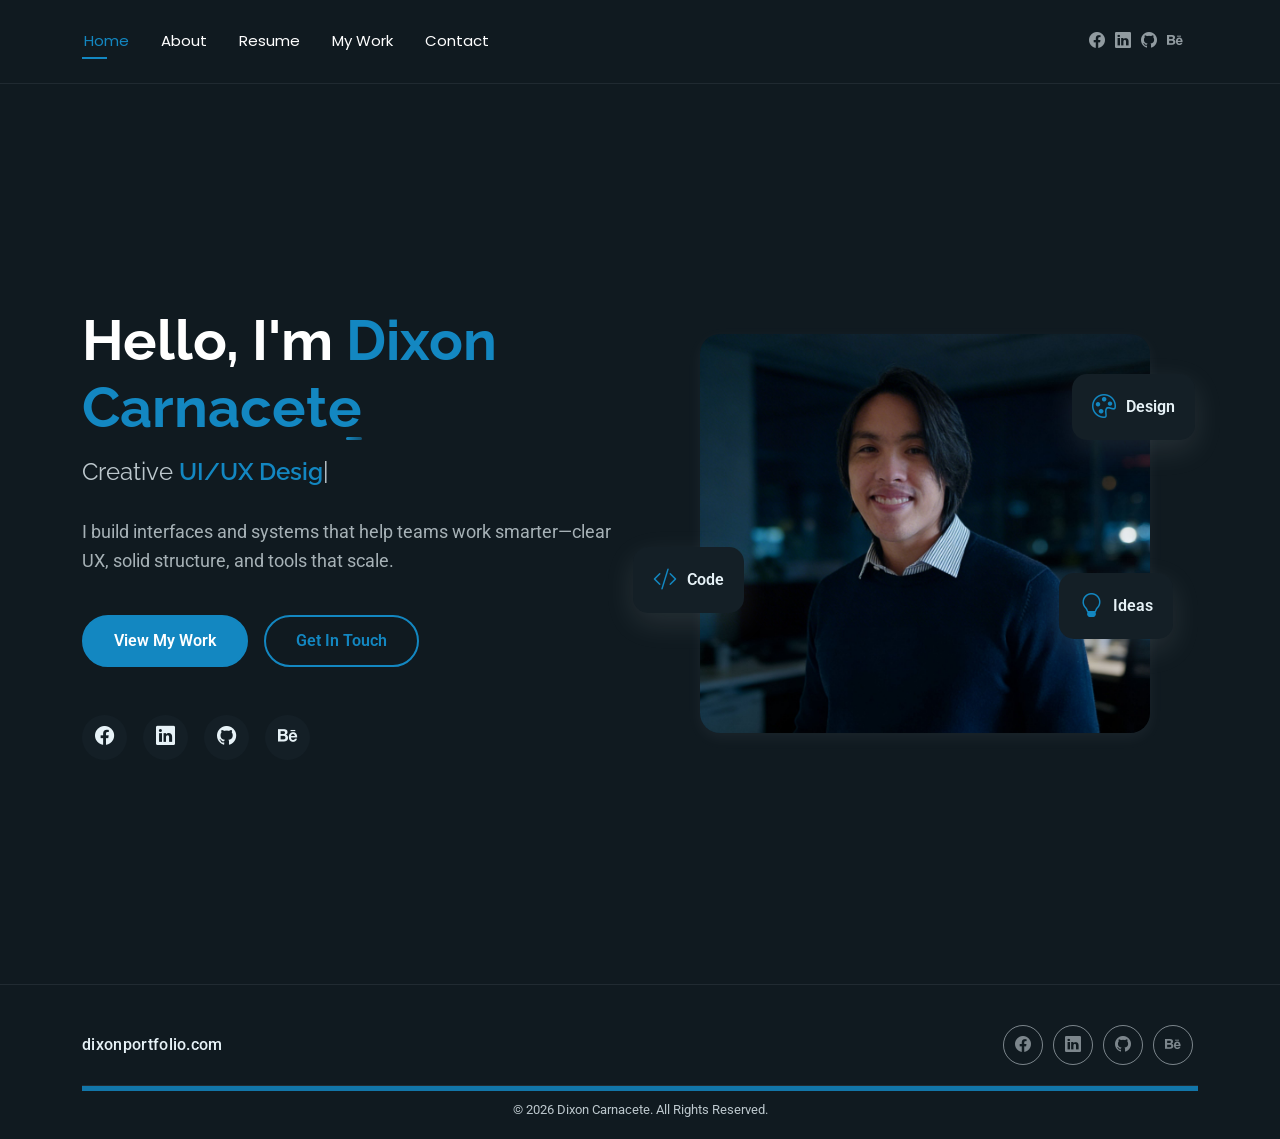
<file: index.html>
<!DOCTYPE html>
<html lang="en">

<head>
  <meta charset="utf-8">
  <meta content="width=device-width, initial-scale=1.0" name="viewport">
  <title>Dixon Carnacete — UI/UX Designer &amp; Web Developer</title>
  <meta name="description" content="Portfolio of Dixon Carnacete: UI/UX design, front-end development, and automation—focused on clear interfaces and systems that scale with your team.">
  <meta name="author" content="Dixon Carnacete">

  <meta name="theme-color" content="#101a20">
  <meta name="msapplication-TileColor" content="#101a20">
  <link rel="manifest" href="assets/site.webmanifest">
  <!-- Favicons from dxn.png — regenerate: python scripts/build_favicons.py -->
  <link rel="icon" type="image/png" sizes="32x32" href="assets/img/favicon-32.png?v=2">
  <link rel="icon" type="image/png" sizes="16x16" href="assets/img/favicon-16.png?v=2">
  <link rel="icon" href="assets/img/favicon.ico?v=2" sizes="48x48">
  <link rel="icon" type="image/png" sizes="192x192" href="assets/img/android-chrome-192.png?v=2">
  <link rel="icon" type="image/png" sizes="512x512" href="assets/img/android-chrome-512.png?v=2">
  <link rel="apple-touch-icon" sizes="180x180" href="assets/img/apple-touch-icon.png?v=2">

  <meta property="og:type" content="website">
  <meta property="og:title" content="Dixon Carnacete — UI/UX Designer &amp; Web Developer">
  <meta property="og:description" content="Portfolio of Dixon Carnacete: UI/UX design, front-end development, and automation—focused on clear interfaces and systems that scale.">
  <meta property="og:url" content="https://dixonportfolio.com/">
  <meta property="og:image" content="https://dixonportfolio.com/assets/img/profile/myprofile.jpeg">
  <meta property="og:locale" content="en_US">
  <meta name="twitter:card" content="summary_large_image">
  <meta name="twitter:title" content="Dixon Carnacete — UI/UX Designer &amp; Web Developer">
  <meta name="twitter:description" content="Portfolio: UI/UX design, front-end development, and automation.">

  <!-- Fonts -->
  <link href="https://fonts.googleapis.com" rel="preconnect">
  <link href="https://fonts.gstatic.com" rel="preconnect" crossorigin>
  <link href="https://fonts.googleapis.com/css2?family=Roboto:ital,wght@0,100;0,300;0,400;0,500;0,700;0,900;1,100;1,300;1,400;1,500;1,700;1,900&family=Poppins:ital,wght@0,100;0,200;0,300;0,400;0,500;0,600;0,700;0,800;0,900;1,100;1,200;1,300;1,400;1,500;1,600;1,700;1,800;1,900&family=Raleway:ital,wght@0,100;0,200;0,300;0,400;0,500;0,600;0,700;0,800;0,900;1,100;1,200;1,300;1,400;1,500;1,600;1,700;1,800;1,900&display=swap" rel="stylesheet">

  <!-- Vendor CSS Files -->
  <link href="assets/vendor/bootstrap/css/bootstrap.min.css" rel="stylesheet">
  <link href="assets/vendor/bootstrap-icons/bootstrap-icons.css" rel="stylesheet">
  <link href="assets/vendor/aos/aos.css" rel="stylesheet">
  <link href="assets/vendor/swiper/swiper-bundle.min.css" rel="stylesheet">
  <link href="assets/vendor/glightbox/css/glightbox.min.css" rel="stylesheet">

  <!-- Main CSS File -->
  <link href="assets/css/main.css" rel="stylesheet">

  <!-- =======================================================
  * Template Name: FolioOne
  * Template URL: https://bootstrapmade.com/folioone-bootstrap-portfolio-website-template/
  * Updated: Aug 23 2025 with Bootstrap v5.3.7
  * Author: BootstrapMade.com
  * License: https://bootstrapmade.com/license/
  ======================================================== -->
</head>

<body class="index-page">

  <header id="header" class="header d-flex align-items-center light-background sticky-top">
    <div class="container position-relative d-flex align-items-center justify-content-between">

      <!-- <a href="index.html" class="logo d-flex align-items-center me-auto me-xl-0">
      <img src="assets/img/logo.webp" alt="">
      <h1 class="sitename">FolioOne</h1> 
    </a> -->

      <nav id="navmenu" class="navmenu">
        <ul>
          <li><a href="index.html" class="active">Home</a></li>
          <li><a href="about.html">About</a></li>
          <li><a href="resume.html">Resume</a></li>
          <li><a href="mywork.html">My Work</a></li>
          <li><a href="contact.html">Contact</a></li>
        </ul>
        <i class="mobile-nav-toggle d-xl-none bi bi-list"></i>
      </nav>

      <div class="header-social-links">
                <a href="https://www.facebook.com/profile.php?id=61585138897071" aria-label="facebook" rel="noopener noreferrer"><i class="bi bi-facebook" aria-hidden="true"></i></a>
                <a href="https://www.linkedin.com/in/dixon-carnacete-9bb61a222" aria-label="LinkedIn" rel="noopener noreferrer"><i class="bi bi-linkedin" aria-hidden="true"></i></a>
                <a href="https://github.com/xon27/myportfolio2026" aria-label="GitHub" rel="noopener noreferrer"><i class="bi bi-github" aria-hidden="true"></i></a>
                <a href="https://www.behance.net/dixoncarnacete" aria-label="Behance" rel="noopener noreferrer"><i class="bi bi-behance" aria-hidden="true"></i></a>
      </div>

    </div>
  </header>

  <main class="main">

    <!-- Hero Section -->
    <section id="hero" class="hero section">

      <div class="container" data-aos="fade-up" data-aos-delay="100">

        <div class="row gy-4 align-items-center">
          <div class="col-lg-6 order-2 order-lg-1">
            <div class="hero-content">
              <h1 data-aos="fade-up" data-aos-delay="200">Hello, I'm <span class="highlight">Dixon Carnacete</span></h1>
              <h2 data-aos="fade-up" data-aos-delay="300">Creative <span class="typed" data-typed-items="UI/UX Designer, Web Developer"></span></h2>
              <p data-aos="fade-up" data-aos-delay="400">I build interfaces and systems that help teams work smarter—clear UX, solid structure, and tools that scale.</p>
              <div class="hero-actions" data-aos="fade-up" data-aos-delay="500">
                <a href="portfolio.html" class="btn btn-primary">View My Work</a>
                <a href="contact.html" class="btn btn-outline">Get In Touch</a>
              </div>
              <div class="social-links" data-aos="fade-up" data-aos-delay="600">
                <a href="https://www.facebook.com/profile.php?id=61585138897071" aria-label="facebook" rel="noopener noreferrer"><i class="bi bi-facebook" aria-hidden="true"></i></a>
                <a href="https://www.linkedin.com/in/dixon-carnacete-9bb61a222" aria-label="LinkedIn" rel="noopener noreferrer"><i class="bi bi-linkedin" aria-hidden="true"></i></a>
                <a href="https://github.com/xon27/myportfolio2026" aria-label="GitHub" rel="noopener noreferrer"><i class="bi bi-github" aria-hidden="true"></i></a>
                <a href="https://www.behance.net/dixoncarnacete" aria-label="Behance" rel="noopener noreferrer"><i class="bi bi-behance" aria-hidden="true"></i></a>
              </div>
            </div>
          </div>
          <div class="col-lg-6 order-1 order-lg-2">
            <div class="hero-image" data-aos="zoom-in" data-aos-delay="300">
              <div class="image-wrapper">
                <img src="assets/img/profile/myprofile.jpeg" alt="Dixon Carnacete — UI/UX designer and web developer" class="img-fluid" loading="eager" fetchpriority="high">
                <div class="floating-elements">
                  <div class="floating-card design" data-aos="fade-left" data-aos-delay="700">
                    <i class="bi bi-palette"></i>
                    <span>Design</span>
                  </div>
                  <div class="floating-card code" data-aos="fade-right" data-aos-delay="800">
                    <i class="bi bi-code-slash"></i>
                    <span>Code</span>
                  </div>
                  <div class="floating-card creativity" data-aos="fade-up" data-aos-delay="900">
                    <i class="bi bi-lightbulb"></i>
                    <span>Ideas</span>
                  </div>
                </div>
              </div>
            </div>
          </div>
        </div>

      </div>

    </section><!-- /Hero Section -->

  </main>

  <footer id="footer" class="footer">

    <div class="container">
      <div class="footer-top">
        <div class="footer-site">
          <a href="https://dixonportfolio.com" class="footer-site-link">dixonportfolio.com</a>
        </div>
        <div class="footer-social social-links d-flex">
          <a href="https://www.facebook.com/profile.php?id=61585138897071" aria-label="facebook" rel="noopener noreferrer"><i class="bi bi-facebook" aria-hidden="true"></i></a>
                <a href="https://www.linkedin.com/in/dixon-carnacete-9bb61a222" aria-label="LinkedIn" rel="noopener noreferrer"><i class="bi bi-linkedin" aria-hidden="true"></i></a>
                <a href="https://github.com/xon27/myportfolio2026" aria-label="GitHub" rel="noopener noreferrer"><i class="bi bi-github" aria-hidden="true"></i></a>
                <a href="https://www.behance.net/dixoncarnacete" aria-label="Behance" rel="noopener noreferrer"><i class="bi bi-behance" aria-hidden="true"></i></a>
        </div>
      </div>
      <div class="footer-bottom">
        <div class="footer-bottom-rule" aria-hidden="true"></div>
        <p class="footer-bottom-copy">© 2026 Dixon Carnacete. All Rights Reserved.</p>
      </div>
    </div>

  </footer>

  <!-- Scroll Top -->
  <a href="#" id="scroll-top" class="scroll-top d-flex align-items-center justify-content-center" aria-label="Back to top"><i class="bi bi-arrow-up-short" aria-hidden="true"></i></a>

  <!-- Preloader -->
  <div id="preloader"></div>

  <!-- Vendor JS Files -->
  <script src="assets/vendor/bootstrap/js/bootstrap.bundle.min.js"></script>
  <script src="assets/vendor/php-email-form/validate.js"></script>
  <script src="assets/vendor/aos/aos.js"></script>
  <script src="assets/vendor/typed.js/typed.umd.js"></script>
  <script src="assets/vendor/waypoints/noframework.waypoints.js"></script>
  <script src="assets/vendor/purecounter/purecounter_vanilla.js"></script>
  <script src="assets/vendor/swiper/swiper-bundle.min.js"></script>
  <script src="assets/vendor/imagesloaded/imagesloaded.pkgd.min.js"></script>
  <script src="assets/vendor/isotope-layout/isotope.pkgd.min.js"></script>
  <script src="assets/vendor/glightbox/js/glightbox.min.js"></script>

  <!-- Main JS File -->
  <script src="assets/js/main.js"></script>

</body>

</html>
</file>
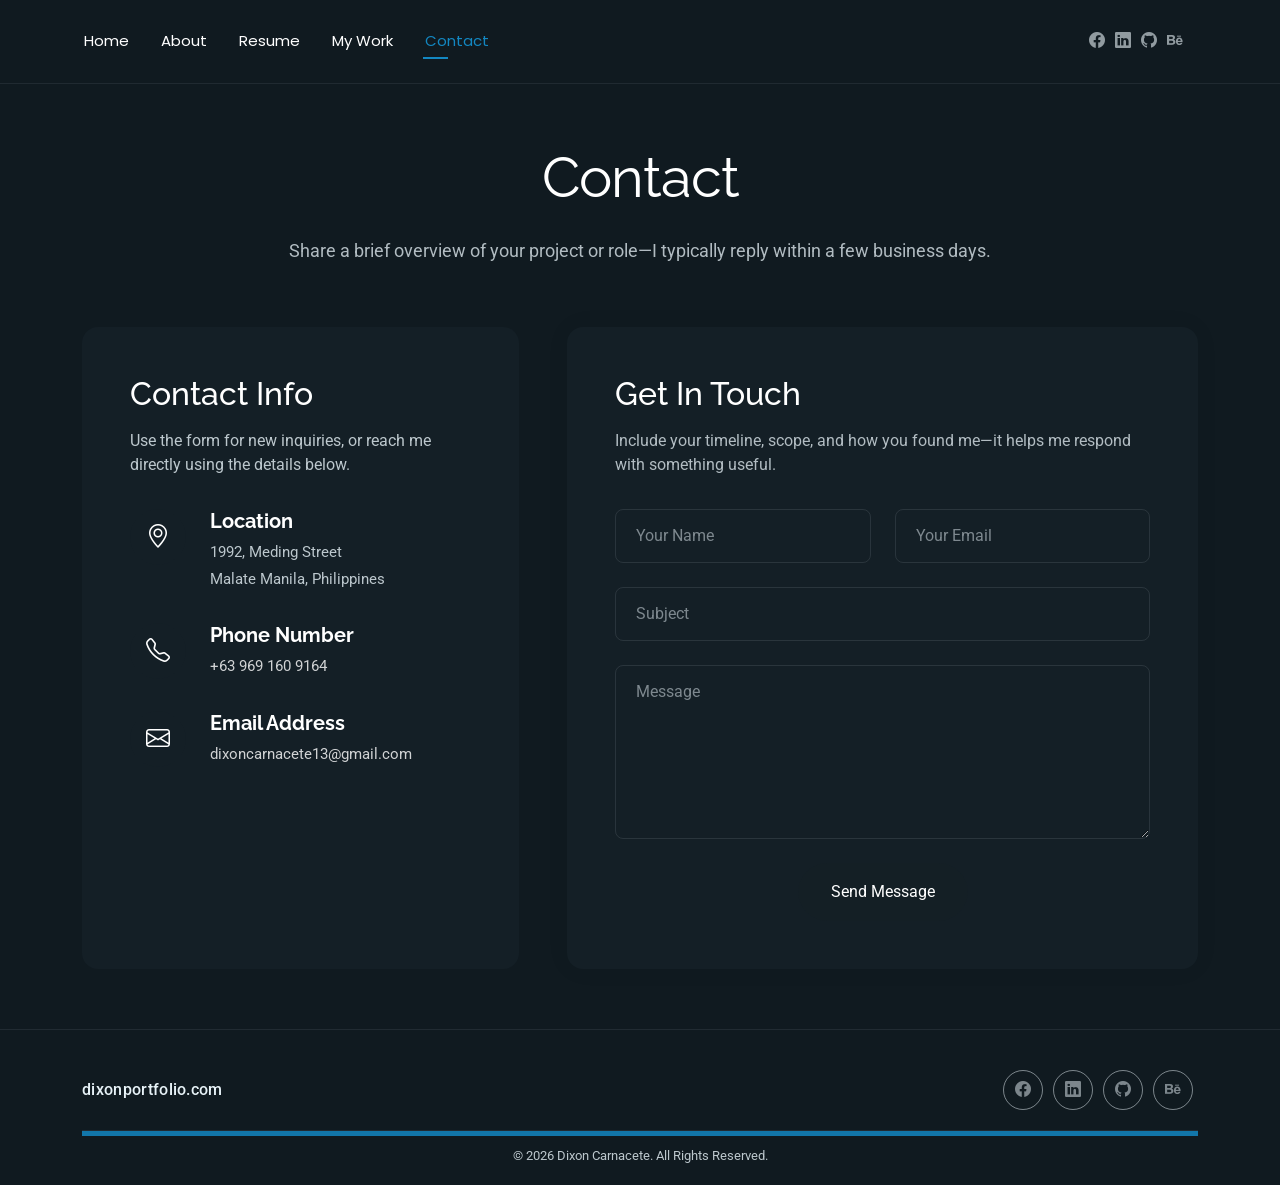
<file: contact.html>
<!DOCTYPE html>
<html lang="en">

<head>
  <meta charset="utf-8">
  <meta content="width=device-width, initial-scale=1.0" name="viewport">
  <title>Contact — Dixon Carnacete</title>
  <meta name="description" content="Contact Dixon Carnacete for project inquiries, collaborations, or speaking opportunities. Based in Manila, Philippines.">
  <meta name="author" content="Dixon Carnacete">

  <meta name="theme-color" content="#101a20">
  <meta name="msapplication-TileColor" content="#101a20">
  <link rel="manifest" href="assets/site.webmanifest">
  <!-- Favicons from dxn.png — regenerate: python scripts/build_favicons.py -->
  <link rel="icon" type="image/png" sizes="32x32" href="assets/img/favicon-32.png?v=2">
  <link rel="icon" type="image/png" sizes="16x16" href="assets/img/favicon-16.png?v=2">
  <link rel="icon" href="assets/img/favicon.ico?v=2" sizes="48x48">
  <link rel="icon" type="image/png" sizes="192x192" href="assets/img/android-chrome-192.png?v=2">
  <link rel="icon" type="image/png" sizes="512x512" href="assets/img/android-chrome-512.png?v=2">
  <link rel="apple-touch-icon" sizes="180x180" href="assets/img/apple-touch-icon.png?v=2">

  <!-- Fonts -->
  <link href="https://fonts.googleapis.com" rel="preconnect">
  <link href="https://fonts.gstatic.com" rel="preconnect" crossorigin>
  <link href="https://fonts.googleapis.com/css2?family=Roboto:ital,wght@0,100;0,300;0,400;0,500;0,700;0,900;1,100;1,300;1,400;1,500;1,700;1,900&family=Poppins:ital,wght@0,100;0,200;0,300;0,400;0,500;0,600;0,700;0,800;0,900;1,100;1,200;1,300;1,400;1,500;1,600;1,700;1,800;1,900&family=Raleway:ital,wght@0,100;0,200;0,300;0,400;0,500;0,600;0,700;0,800;0,900;1,100;1,200;1,300;1,400;1,500;1,600;1,700;1,800;1,900&display=swap" rel="stylesheet">

  <!-- Vendor CSS Files -->
  <link href="assets/vendor/bootstrap/css/bootstrap.min.css" rel="stylesheet">
  <link href="assets/vendor/bootstrap-icons/bootstrap-icons.css" rel="stylesheet">
  <link href="assets/vendor/aos/aos.css" rel="stylesheet">
  <link href="assets/vendor/swiper/swiper-bundle.min.css" rel="stylesheet">
  <link href="assets/vendor/glightbox/css/glightbox.min.css" rel="stylesheet">

  <!-- Main CSS File -->
  <link href="assets/css/main.css" rel="stylesheet">

  <!-- =======================================================
  * Template Name: FolioOne
  * Template URL: https://bootstrapmade.com/folioone-bootstrap-portfolio-website-template/
  * Updated: Aug 23 2025 with Bootstrap v5.3.7
  * Author: BootstrapMade.com
  * License: https://bootstrapmade.com/license/
  ======================================================== -->
</head>

<body class="contact-page">

  <header id="header" class="header d-flex align-items-center light-background sticky-top">
    <div class="container position-relative d-flex align-items-center justify-content-between">

      <!-- <a href="index.html" class="logo d-flex align-items-center me-auto me-xl-0">
      <img src="assets/img/logo.webp" alt="">
      <h1 class="sitename">FolioOne</h1> 
    </a> -->

      <nav id="navmenu" class="navmenu">
        <ul>
          <li><a href="index.html">Home</a></li>
          <li><a href="about.html">About</a></li>
          <li><a href="resume.html">Resume</a></li>
          <li><a href="mywork.html">My Work</a></li>
          <li><a href="contact.html" class="active">Contact</a></li>
        </ul>
        <i class="mobile-nav-toggle d-xl-none bi bi-list"></i>
      </nav>

      <div class="header-social-links">
       <a href="https://www.facebook.com/profile.php?id=61585138897071" aria-label="facebook" rel="noopener noreferrer"><i class="bi bi-facebook" aria-hidden="true"></i></a>
        <a href="https://www.linkedin.com/in/dixon-carnacete-9bb61a222" aria-label="LinkedIn" rel="noopener noreferrer"><i class="bi bi-linkedin" aria-hidden="true"></i></a>
        <a href="https://github.com/xon27/myportfolio2026" aria-label="GitHub" rel="noopener noreferrer"><i class="bi bi-github" aria-hidden="true"></i></a>
        <a href="https://www.behance.net/dixoncarnacete" aria-label="Behance" rel="noopener noreferrer"><i class="bi bi-behance" aria-hidden="true"></i></a>
      </div>

    </div>
  </header>

  <main class="main">

    <!-- Contact Section -->
    <section id="contact" class="contact section">

      <!-- Section Title -->
      <div class="container section-title" data-aos="fade-up">
        <h2>Contact</h2>
        <p>Share a brief overview of your project or role—I typically reply within a few business days.</p>
      </div><!-- End Section Title -->

      <div class="container" data-aos="fade-up" data-aos-delay="100">

        <div class="row g-4 g-lg-5">
          <div class="col-lg-5">
            <div class="info-box" data-aos="fade-up" data-aos-delay="200">
              <h3>Contact Info</h3>
              <p>Use the form for new inquiries, or reach me directly using the details below.</p>

              <div class="info-item" data-aos="fade-up" data-aos-delay="300">
                <div class="icon-box">
                  <i class="bi bi-geo-alt"></i>
                </div>
                <div class="content">
                  <h4>Location</h4>
                  <p>1992, Meding Street</p>
                  <p>Malate Manila, Philippines</p>
                </div>
              </div>

              <div class="info-item" data-aos="fade-up" data-aos-delay="400">
                <div class="icon-box">
                  <i class="bi bi-telephone"></i>
                </div>
                <div class="content">
                  <h4>Phone Number</h4>
                  <p><a href="tel:+639691609164">+63 969 160 9164</a></p>
                </div>
              </div>

              <div class="info-item" data-aos="fade-up" data-aos-delay="500">
                <div class="icon-box">
                  <i class="bi bi-envelope"></i>
                </div>
                <div class="content">
                  <h4>Email Address</h4>
                  <p><a href="mailto:dixoncarnacete13@gmail.com">dixoncarnacete13@gmail.com</a></p>
                </div>
              </div>
            </div>
          </div>

          <div class="col-lg-7">
            <div class="contact-form" data-aos="fade-up" data-aos-delay="300">
              <h3>Get In Touch</h3>
              <p>Include your timeline, scope, and how you found me—it helps me respond with something useful.</p>

              <form action="forms/contact.php" method="post" class="php-email-form" data-aos="fade-up" data-aos-delay="200">
                <div class="row gy-4">

                  <div class="col-md-6">
                    <input type="text" name="name" class="form-control" placeholder="Your Name" required="">
                  </div>

                  <div class="col-md-6 ">
                    <input type="email" class="form-control" name="email" placeholder="Your Email" required="">
                  </div>

                  <div class="col-12">
                    <input type="text" class="form-control" name="subject" placeholder="Subject" required="">
                  </div>

                  <div class="col-12">
                    <textarea class="form-control" name="message" rows="6" placeholder="Message" required=""></textarea>
                  </div>

                  <div class="col-12 text-center">
                    <div class="loading">Loading</div>
                    <div class="error-message"></div>
                    <div class="sent-message">Your message has been sent. Thank you!</div>

                    <button type="submit" class="btn">Send Message</button>
                  </div>

                </div>
              </form>

            </div>
          </div>

        </div>

      </div>

    </section><!-- /Contact Section -->

  </main>

  <footer id="footer" class="footer">

    <div class="container">
      <div class="footer-top">
        <div class="footer-site">
          <a href="https://dixonportfolio.com" class="footer-site-link">dixonportfolio.com</a>
        </div>
        <div class="footer-social social-links d-flex">
        <a href="https://www.facebook.com/profile.php?id=61585138897071" aria-label="facebook" rel="noopener noreferrer"><i class="bi bi-facebook" aria-hidden="true"></i></a>
        <a href="https://www.linkedin.com/in/dixon-carnacete-9bb61a222" aria-label="LinkedIn" rel="noopener noreferrer"><i class="bi bi-linkedin" aria-hidden="true"></i></a>
        <a href="https://github.com/xon27/myportfolio2026" aria-label="GitHub" rel="noopener noreferrer"><i class="bi bi-github" aria-hidden="true"></i></a>
        <a href="https://www.behance.net/dixoncarnacete" aria-label="Behance" rel="noopener noreferrer"><i class="bi bi-behance" aria-hidden="true"></i></a>
        </div>
      </div>
      <div class="footer-bottom">
        <div class="footer-bottom-rule" aria-hidden="true"></div>
        <p class="footer-bottom-copy">© 2026 Dixon Carnacete. All Rights Reserved.</p>
      </div>
    </div>

  </footer>

  <!-- Scroll Top -->
  <a href="#" id="scroll-top" class="scroll-top d-flex align-items-center justify-content-center" aria-label="Back to top"><i class="bi bi-arrow-up-short" aria-hidden="true"></i></a>

  <!-- Preloader -->
  <div id="preloader"></div>

  <!-- Vendor JS Files -->
  <script src="assets/vendor/bootstrap/js/bootstrap.bundle.min.js"></script>
  <script src="assets/vendor/php-email-form/validate.js"></script>
  <script src="assets/vendor/aos/aos.js"></script>
  <script src="assets/vendor/typed.js/typed.umd.js"></script>
  <script src="assets/vendor/waypoints/noframework.waypoints.js"></script>
  <script src="assets/vendor/purecounter/purecounter_vanilla.js"></script>
  <script src="assets/vendor/swiper/swiper-bundle.min.js"></script>
  <script src="assets/vendor/imagesloaded/imagesloaded.pkgd.min.js"></script>
  <script src="assets/vendor/isotope-layout/isotope.pkgd.min.js"></script>
  <script src="assets/vendor/glightbox/js/glightbox.min.js"></script>

  <!-- Main JS File -->
  <script src="assets/js/main.js"></script>

</body>

</html>
</file>
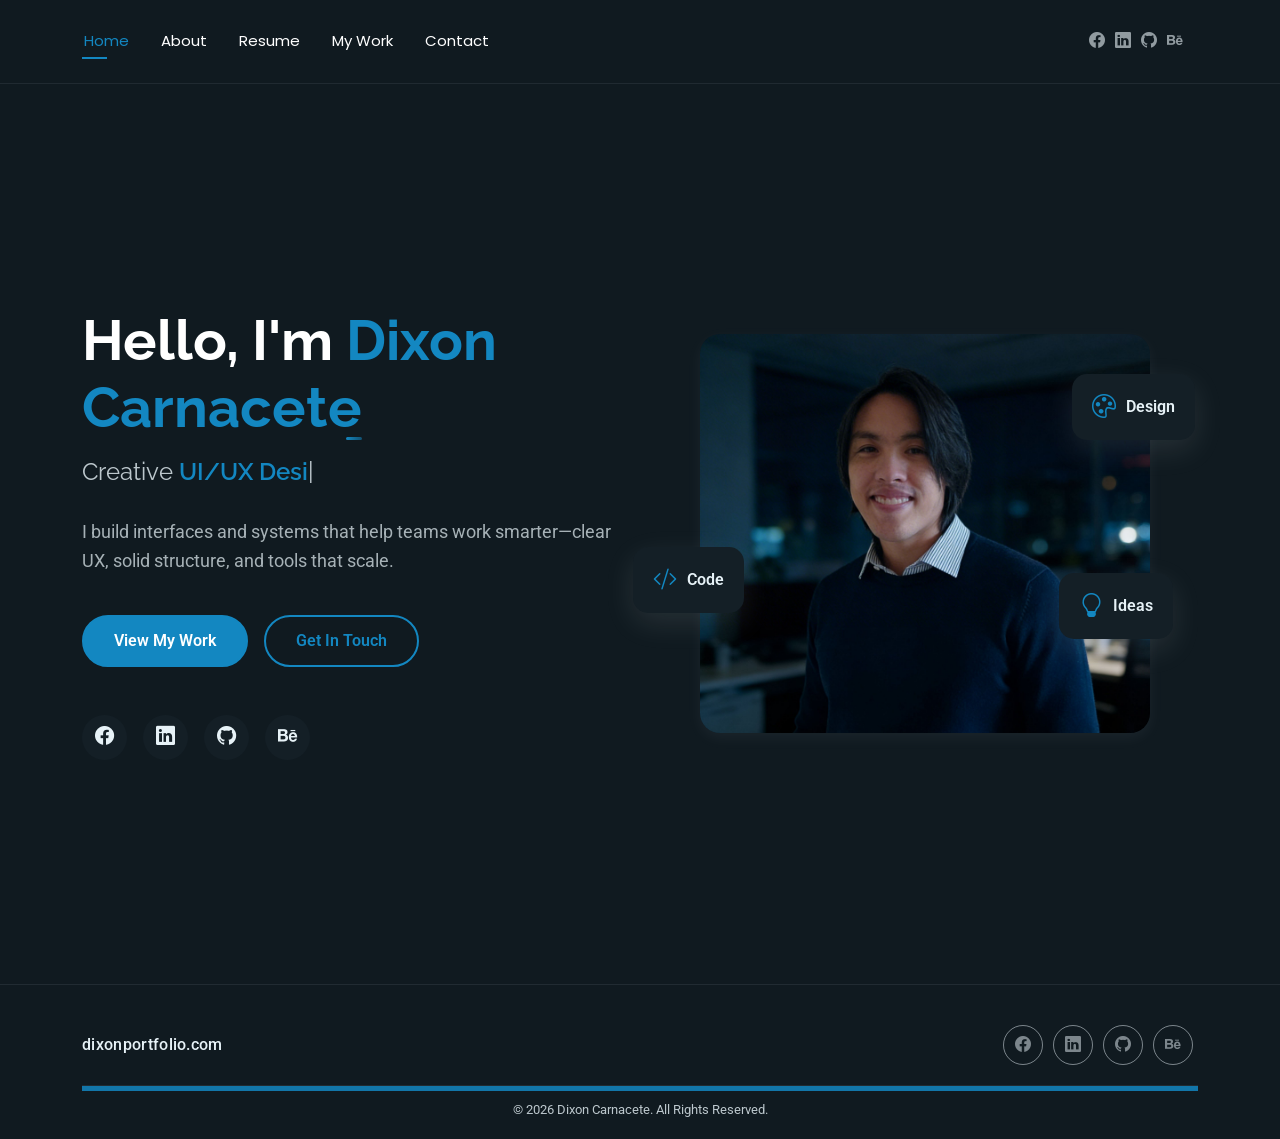
<file: home.html>
<!DOCTYPE html>
<html lang="en">

<head>
  <meta charset="utf-8">
  <meta content="width=device-width, initial-scale=1.0" name="viewport">
  <title>Dixon Carnacete — UI/UX Designer &amp; Web Developer</title>
  <meta name="description" content="Portfolio of Dixon Carnacete: UI/UX design, front-end development, and automation—focused on clear interfaces and systems that scale with your team.">
  <meta name="author" content="Dixon Carnacete">

  <meta name="theme-color" content="#101a20">
  <meta name="msapplication-TileColor" content="#101a20">
  <link rel="manifest" href="assets/site.webmanifest">
  <!-- Favicons from dxn.png — regenerate: python scripts/build_favicons.py -->
  <link rel="icon" type="image/png" sizes="32x32" href="assets/img/favicon-32.png?v=2">
  <link rel="icon" type="image/png" sizes="16x16" href="assets/img/favicon-16.png?v=2">
  <link rel="icon" href="assets/img/favicon.ico?v=2" sizes="48x48">
  <link rel="icon" type="image/png" sizes="192x192" href="assets/img/android-chrome-192.png?v=2">
  <link rel="icon" type="image/png" sizes="512x512" href="assets/img/android-chrome-512.png?v=2">
  <link rel="apple-touch-icon" sizes="180x180" href="assets/img/apple-touch-icon.png?v=2">

  <meta property="og:type" content="website">
  <meta property="og:title" content="Dixon Carnacete — UI/UX Designer &amp; Web Developer">
  <meta property="og:description" content="Portfolio of Dixon Carnacete: UI/UX design, front-end development, and automation—focused on clear interfaces and systems that scale.">
  <meta property="og:url" content="https://dixonportfolio.com/">
  <meta property="og:image" content="https://dixonportfolio.com/assets/img/profile/myprofile.jpeg">
  <meta property="og:locale" content="en_US">
  <meta name="twitter:card" content="summary_large_image">
  <meta name="twitter:title" content="Dixon Carnacete — UI/UX Designer &amp; Web Developer">
  <meta name="twitter:description" content="Portfolio: UI/UX design, front-end development, and automation.">

  <!-- Fonts -->
  <link href="https://fonts.googleapis.com" rel="preconnect">
  <link href="https://fonts.gstatic.com" rel="preconnect" crossorigin>
  <link href="https://fonts.googleapis.com/css2?family=Roboto:ital,wght@0,100;0,300;0,400;0,500;0,700;0,900;1,100;1,300;1,400;1,500;1,700;1,900&family=Poppins:ital,wght@0,100;0,200;0,300;0,400;0,500;0,600;0,700;0,800;0,900;1,100;1,200;1,300;1,400;1,500;1,600;1,700;1,800;1,900&family=Raleway:ital,wght@0,100;0,200;0,300;0,400;0,500;0,600;0,700;0,800;0,900;1,100;1,200;1,300;1,400;1,500;1,600;1,700;1,800;1,900&display=swap" rel="stylesheet">

  <!-- Vendor CSS Files -->
  <link href="assets/vendor/bootstrap/css/bootstrap.min.css" rel="stylesheet">
  <link href="assets/vendor/bootstrap-icons/bootstrap-icons.css" rel="stylesheet">
  <link href="assets/vendor/aos/aos.css" rel="stylesheet">
  <link href="assets/vendor/swiper/swiper-bundle.min.css" rel="stylesheet">
  <link href="assets/vendor/glightbox/css/glightbox.min.css" rel="stylesheet">

  <!-- Main CSS File -->
  <link href="assets/css/main.css" rel="stylesheet">

  <!-- =======================================================
  * Template Name: FolioOne
  * Template URL: https://bootstrapmade.com/folioone-bootstrap-portfolio-website-template/
  * Updated: Aug 23 2025 with Bootstrap v5.3.7
  * Author: BootstrapMade.com
  * License: https://bootstrapmade.com/license/
  ======================================================== -->
</head>

<body class="index-page">

  <header id="header" class="header d-flex align-items-center light-background sticky-top">
    <div class="container position-relative d-flex align-items-center justify-content-between">

      <!-- <a href="index.html" class="logo d-flex align-items-center me-auto me-xl-0">
      <img src="assets/img/logo.webp" alt="">
      <h1 class="sitename">FolioOne</h1> 
    </a> -->

      <nav id="navmenu" class="navmenu">
        <ul>
          <li><a href="home.html" class="active">Home</a></li>
          <li><a href="about.html">About</a></li>
          <li><a href="resume.html">Resume</a></li>
          <li><a href="mywork.html">My Work</a></li>
          <li><a href="contact.html">Contact</a></li>
        </ul>
        <i class="mobile-nav-toggle d-xl-none bi bi-list"></i>
      </nav>

      <div class="header-social-links">
                <a href="https://www.facebook.com/profile.php?id=61585138897071" aria-label="facebook" rel="noopener noreferrer"><i class="bi bi-facebook" aria-hidden="true"></i></a>
                <a href="https://www.linkedin.com/in/dixon-carnacete-9bb61a222" aria-label="LinkedIn" rel="noopener noreferrer"><i class="bi bi-linkedin" aria-hidden="true"></i></a>
                <a href="https://github.com/xon27/myportfolio2026" aria-label="GitHub" rel="noopener noreferrer"><i class="bi bi-github" aria-hidden="true"></i></a>
                <a href="https://www.behance.net/dixoncarnacete" aria-label="Behance" rel="noopener noreferrer"><i class="bi bi-behance" aria-hidden="true"></i></a>
      </div>

    </div>
  </header>

  <main class="main">

    <!-- Hero Section -->
    <section id="hero" class="hero section">

      <div class="container" data-aos="fade-up" data-aos-delay="100">

        <div class="row gy-4 align-items-center">
          <div class="col-lg-6 order-2 order-lg-1">
            <div class="hero-content">
              <h1 data-aos="fade-up" data-aos-delay="200">Hello, I'm <span class="highlight">Dixon Carnacete</span></h1>
              <h2 data-aos="fade-up" data-aos-delay="300">Creative <span class="typed" data-typed-items="UI/UX Designer, Web Developer"></span></h2>
              <p data-aos="fade-up" data-aos-delay="400">I build interfaces and systems that help teams work smarter—clear UX, solid structure, and tools that scale.</p>
              <div class="hero-actions" data-aos="fade-up" data-aos-delay="500">
                <a href="portfolio.html" class="btn btn-primary">View My Work</a>
                <a href="contact.html" class="btn btn-outline">Get In Touch</a>
              </div>
              <div class="social-links" data-aos="fade-up" data-aos-delay="600">
                <a href="https://www.facebook.com/profile.php?id=61585138897071" aria-label="facebook" rel="noopener noreferrer"><i class="bi bi-facebook" aria-hidden="true"></i></a>
                <a href="https://www.linkedin.com/in/dixon-carnacete-9bb61a222" aria-label="LinkedIn" rel="noopener noreferrer"><i class="bi bi-linkedin" aria-hidden="true"></i></a>
                <a href="https://github.com/xon27/myportfolio2026" aria-label="GitHub" rel="noopener noreferrer"><i class="bi bi-github" aria-hidden="true"></i></a>
                <a href="https://www.behance.net/dixoncarnacete" aria-label="Behance" rel="noopener noreferrer"><i class="bi bi-behance" aria-hidden="true"></i></a>
              </div>
            </div>
          </div>
          <div class="col-lg-6 order-1 order-lg-2">
            <div class="hero-image" data-aos="zoom-in" data-aos-delay="300">
              <div class="image-wrapper">
                <img src="assets/img/profile/myprofile.jpeg" alt="Dixon Carnacete — UI/UX designer and web developer" class="img-fluid" loading="eager" fetchpriority="high">
                <div class="floating-elements">
                  <div class="floating-card design" data-aos="fade-left" data-aos-delay="700">
                    <i class="bi bi-palette"></i>
                    <span>Design</span>
                  </div>
                  <div class="floating-card code" data-aos="fade-right" data-aos-delay="800">
                    <i class="bi bi-code-slash"></i>
                    <span>Code</span>
                  </div>
                  <div class="floating-card creativity" data-aos="fade-up" data-aos-delay="900">
                    <i class="bi bi-lightbulb"></i>
                    <span>Ideas</span>
                  </div>
                </div>
              </div>
            </div>
          </div>
        </div>

      </div>

    </section><!-- /Hero Section -->

  </main>

  <footer id="footer" class="footer">

    <div class="container">
      <div class="footer-top">
        <div class="footer-site">
          <a href="https://dixonportfolio.com" class="footer-site-link">dixonportfolio.com</a>
        </div>
        <div class="footer-social social-links d-flex">
          <a href="https://www.facebook.com/profile.php?id=61585138897071" aria-label="facebook" rel="noopener noreferrer"><i class="bi bi-facebook" aria-hidden="true"></i></a>
                <a href="https://www.linkedin.com/in/dixon-carnacete-9bb61a222" aria-label="LinkedIn" rel="noopener noreferrer"><i class="bi bi-linkedin" aria-hidden="true"></i></a>
                <a href="https://github.com/xon27/myportfolio2026" aria-label="GitHub" rel="noopener noreferrer"><i class="bi bi-github" aria-hidden="true"></i></a>
                <a href="https://www.behance.net/dixoncarnacete" aria-label="Behance" rel="noopener noreferrer"><i class="bi bi-behance" aria-hidden="true"></i></a>
        </div>
      </div>
      <div class="footer-bottom">
        <div class="footer-bottom-rule" aria-hidden="true"></div>
        <p class="footer-bottom-copy">© 2026 Dixon Carnacete. All Rights Reserved.</p>
      </div>
    </div>

  </footer>

  <!-- Scroll Top -->
  <a href="#" id="scroll-top" class="scroll-top d-flex align-items-center justify-content-center" aria-label="Back to top"><i class="bi bi-arrow-up-short" aria-hidden="true"></i></a>

  <!-- Preloader -->
  <div id="preloader"></div>

  <!-- Vendor JS Files -->
  <script src="assets/vendor/bootstrap/js/bootstrap.bundle.min.js"></script>
  <script src="assets/vendor/php-email-form/validate.js"></script>
  <script src="assets/vendor/aos/aos.js"></script>
  <script src="assets/vendor/typed.js/typed.umd.js"></script>
  <script src="assets/vendor/waypoints/noframework.waypoints.js"></script>
  <script src="assets/vendor/purecounter/purecounter_vanilla.js"></script>
  <script src="assets/vendor/swiper/swiper-bundle.min.js"></script>
  <script src="assets/vendor/imagesloaded/imagesloaded.pkgd.min.js"></script>
  <script src="assets/vendor/isotope-layout/isotope.pkgd.min.js"></script>
  <script src="assets/vendor/glightbox/js/glightbox.min.js"></script>

  <!-- Main JS File -->
  <script src="assets/js/main.js"></script>

</body>

</html>
</file>
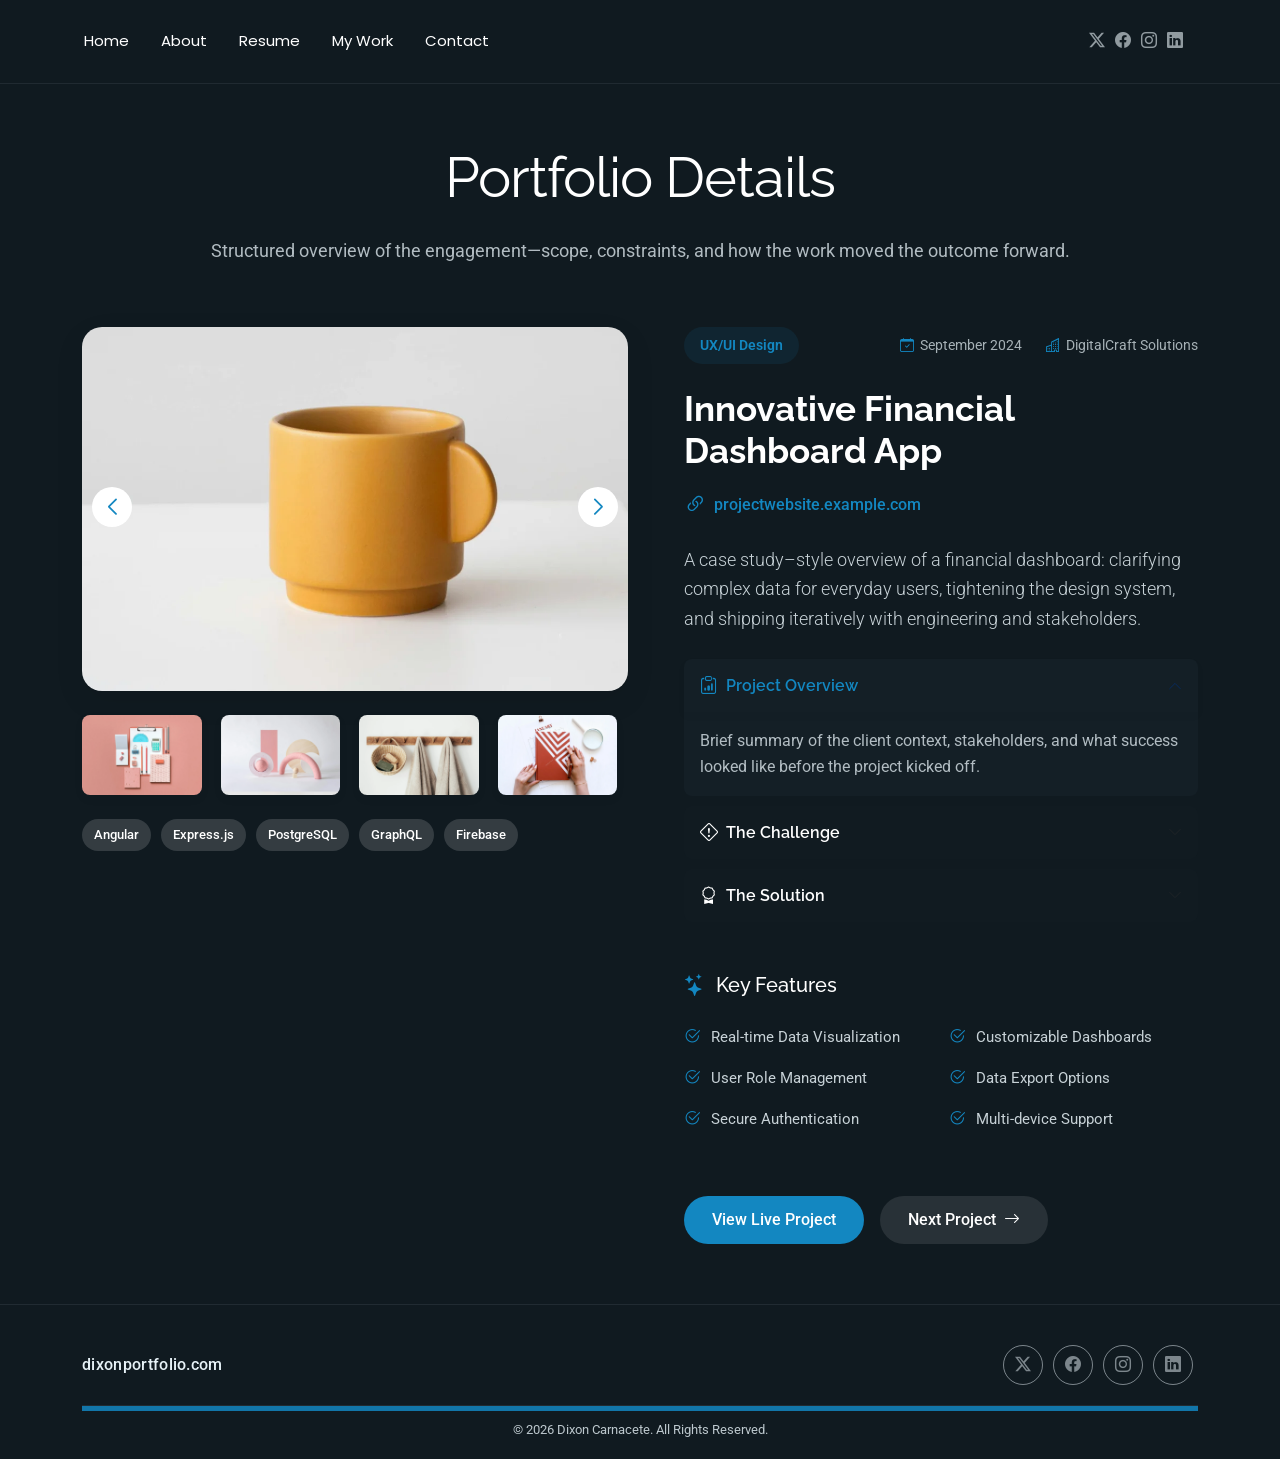
<file: mywork-details.html>
<!DOCTYPE html>
<html lang="en">

<head>
  <meta charset="utf-8">
  <meta content="width=device-width, initial-scale=1.0" name="viewport">
  <title>Project Case Study — Dixon Carnacete</title>
  <meta name="description" content="Deep dive into a selected project: context, challenge, solution, and outcomes—by Dixon Carnacete.">
  <meta name="author" content="Dixon Carnacete">

  <meta name="theme-color" content="#101a20">
  <meta name="msapplication-TileColor" content="#101a20">
  <link rel="manifest" href="assets/site.webmanifest">
  <!-- Favicons from dxn.png — regenerate: python scripts/build_favicons.py -->
  <link rel="icon" type="image/png" sizes="32x32" href="assets/img/favicon-32.png?v=2">
  <link rel="icon" type="image/png" sizes="16x16" href="assets/img/favicon-16.png?v=2">
  <link rel="icon" href="assets/img/favicon.ico?v=2" sizes="48x48">
  <link rel="icon" type="image/png" sizes="192x192" href="assets/img/android-chrome-192.png?v=2">
  <link rel="icon" type="image/png" sizes="512x512" href="assets/img/android-chrome-512.png?v=2">
  <link rel="apple-touch-icon" sizes="180x180" href="assets/img/apple-touch-icon.png?v=2">

  <!-- Fonts -->
  <link href="https://fonts.googleapis.com" rel="preconnect">
  <link href="https://fonts.gstatic.com" rel="preconnect" crossorigin>
  <link href="https://fonts.googleapis.com/css2?family=Roboto:ital,wght@0,100;0,300;0,400;0,500;0,700;0,900;1,100;1,300;1,400;1,500;1,700;1,900&family=Poppins:ital,wght@0,100;0,200;0,300;0,400;0,500;0,600;0,700;0,800;0,900;1,100;1,200;1,300;1,400;1,500;1,600;1,700;1,800;1,900&family=Raleway:ital,wght@0,100;0,200;0,300;0,400;0,500;0,600;0,700;0,800;0,900;1,100;1,200;1,300;1,400;1,500;1,600;1,700;1,800;1,900&display=swap" rel="stylesheet">

  <!-- Vendor CSS Files -->
  <link href="assets/vendor/bootstrap/css/bootstrap.min.css" rel="stylesheet">
  <link href="assets/vendor/bootstrap-icons/bootstrap-icons.css" rel="stylesheet">
  <link href="assets/vendor/aos/aos.css" rel="stylesheet">
  <link href="assets/vendor/swiper/swiper-bundle.min.css" rel="stylesheet">
  <link href="assets/vendor/glightbox/css/glightbox.min.css" rel="stylesheet">

  <!-- Main CSS File -->
  <link href="assets/css/main.css" rel="stylesheet">

  <!-- =======================================================
  * Template Name: FolioOne
  * Template URL: https://bootstrapmade.com/folioone-bootstrap-portfolio-website-template/
  * Updated: Aug 23 2025 with Bootstrap v5.3.7
  * Author: BootstrapMade.com
  * License: https://bootstrapmade.com/license/
  ======================================================== -->
</head>

<body class="portfolio-details-page">

  <header id="header" class="header d-flex align-items-center light-background sticky-top">
    <div class="container position-relative d-flex align-items-center justify-content-between">

      <!-- <a href="index.html" class="logo d-flex align-items-center me-auto me-xl-0">
      <img src="assets/img/logo.webp" alt="">
      <h1 class="sitename">FolioOne</h1> 
    </a> -->

      <nav id="navmenu" class="navmenu">
        <ul>
          <li><a href="home.html">Home</a></li>
          <li><a href="about.html">About</a></li>
          <li><a href="resume.html">Resume</a></li>
          <li><a href="mywork.html">My Work</a></li>
          <li><a href="contact.html">Contact</a></li>
        </ul>
        <i class="mobile-nav-toggle d-xl-none bi bi-list"></i>
      </nav>

      <div class="header-social-links">
        <a href="#" class="twitter" aria-label="X (Twitter)" rel="noopener noreferrer"><i class="bi bi-twitter-x" aria-hidden="true"></i></a>
        <a href="#" class="facebook" aria-label="Facebook" rel="noopener noreferrer"><i class="bi bi-facebook" aria-hidden="true"></i></a>
        <a href="#" class="instagram" aria-label="Instagram" rel="noopener noreferrer"><i class="bi bi-instagram" aria-hidden="true"></i></a>
        <a href="#" class="linkedin" aria-label="LinkedIn" rel="noopener noreferrer"><i class="bi bi-linkedin" aria-hidden="true"></i></a>
      </div>

    </div>
  </header>

  <main class="main">

    <!-- Portfolio Details Section -->
    <section id="portfolio-details" class="portfolio-details section">

      <!-- Section Title -->
      <div class="container section-title" data-aos="fade-up">
        <h2>Portfolio Details</h2>
        <p>Structured overview of the engagement—scope, constraints, and how the work moved the outcome forward.</p>
      </div><!-- End Section Title -->

      <div class="container" data-aos="fade-up" data-aos-delay="100">

        <div class="row gy-4">
          <div class="col-lg-6" data-aos="fade-right">
            <div class="portfolio-details-media">
              <div class="main-image">
                <div class="portfolio-details-slider swiper init-swiper" data-aos="zoom-in">
                  <script type="application/json" class="swiper-config">
                    {
                      "loop": true,
                      "speed": 1000,
                      "autoplay": {
                        "delay": 6000
                      },
                      "effect": "creative",
                      "creativeEffect": {
                        "prev": {
                          "shadow": true,
                          "translate": [0, 0, -400]
                        },
                        "next": {
                          "translate": ["100%", 0, 0]
                        }
                      },
                      "slidesPerView": 1,
                      "navigation": {
                        "nextEl": ".swiper-button-next",
                        "prevEl": ".swiper-button-prev"
                      }
                    }
                  </script>
                  <div class="swiper-wrapper">
                    <div class="swiper-slide">
                      <img src="assets/img/portfolio/portfolio-5.webp" alt="Portfolio Image" class="img-fluid">
                    </div>
                    <div class="swiper-slide">
                      <img src="assets/img/portfolio/portfolio-7.webp" alt="Portfolio Image" class="img-fluid">
                    </div>
                    <div class="swiper-slide">
                      <img src="assets/img/portfolio/portfolio-8.webp" alt="Portfolio Image" class="img-fluid">
                    </div>
                  </div>
                  <div class="swiper-button-prev"></div>
                  <div class="swiper-button-next"></div>
                </div>
              </div>

              <div class="thumbnail-grid" data-aos="fade-up" data-aos-delay="200">
                <div class="row g-2 mt-3">
                  <div class="col-3">
                    <img src="assets/img/portfolio/portfolio-4.webp" alt="Gallery Image" class="img-fluid glightbox">
                  </div>
                  <div class="col-3">
                    <img src="assets/img/portfolio/portfolio-6.webp" alt="Gallery Image" class="img-fluid glightbox">
                  </div>
                  <div class="col-3">
                    <img src="assets/img/portfolio/portfolio-11.webp" alt="Gallery Image" class="img-fluid glightbox">
                  </div>
                  <div class="col-3">
                    <img src="assets/img/portfolio/portfolio-12.webp" alt="Gallery Image" class="img-fluid glightbox">
                  </div>
                </div>
              </div>

              <div class="tech-stack-badges" data-aos="fade-up" data-aos-delay="300">
                <span>Angular</span>
                <span>Express.js</span>
                <span>PostgreSQL</span>
                <span>GraphQL</span>
                <span>Firebase</span>
              </div>
            </div>
          </div>

          <div class="col-lg-6" data-aos="fade-left">
            <div class="portfolio-details-content">
              <div class="project-meta">
                <div class="badge-wrapper">
                  <span class="project-badge">UX/UI Design</span>
                </div>
                <div class="date-client">
                  <div class="meta-item">
                    <i class="bi bi-calendar-check"></i>
                    <span>September 2024</span>
                  </div>
                  <div class="meta-item">
                    <i class="bi bi-buildings"></i>
                    <span>DigitalCraft Solutions</span>
                  </div>
                </div>
              </div>

              <h2 class="project-title">Innovative Financial Dashboard App</h2>

              <div class="project-website">
                <i class="bi bi-link-45deg"></i>
                <a href="#" target="_blank">projectwebsite.example.com</a>
              </div>

              <div class="project-overview">
                <p class="lead">
                  A case study–style overview of a financial dashboard: clarifying complex data for everyday users, tightening the design system, and shipping iteratively with engineering and stakeholders.
                </p>

                <div class="accordion project-accordion" id="portfolio-details-projectAccordion">
                  <div class="accordion-item" data-aos="fade-up">
                    <h2 class="accordion-header">
                      <button class="accordion-button" type="button" data-bs-toggle="collapse" data-bs-target="#portfolio-details-collapse-1" aria-expanded="true" aria-controls="collapseOne">
                        <i class="bi bi-clipboard-data me-2"></i> Project Overview
                      </button>
                    </h2>
                    <div id="portfolio-details-collapse-1" class="accordion-collapse collapse show" data-bs-parent="#portfolio-details-projectAccordion">
                      <div class="accordion-body">
                        <p>Brief summary of the client context, stakeholders, and what success looked like before the project kicked off.</p>
                      </div>
                    </div>
                  </div>

                  <div class="accordion-item" data-aos="fade-up" data-aos-delay="100">
                    <h2 class="accordion-header">
                      <button class="accordion-button collapsed" type="button" data-bs-toggle="collapse" data-bs-target="#portfolio-details-collapse-2" aria-expanded="false" aria-controls="collapseTwo">
                        <i class="bi bi-exclamation-diamond me-2"></i> The Challenge
                      </button>
                    </h2>
                    <div id="portfolio-details-collapse-2" class="accordion-collapse collapse" data-bs-parent="#portfolio-details-projectAccordion">
                      <div class="accordion-body">
                        <p>The main problems to solve: user friction, technical debt, timeline pressure, or alignment gaps—and why they mattered.</p>
                      </div>
                    </div>
                  </div>

                  <div class="accordion-item" data-aos="fade-up" data-aos-delay="200">
                    <h2 class="accordion-header">
                      <button class="accordion-button collapsed" type="button" data-bs-toggle="collapse" data-bs-target="#portfolio-details-collapse-3" aria-expanded="false" aria-controls="collapseThree">
                        <i class="bi bi-award me-2"></i> The Solution
                      </button>
                    </h2>
                    <div id="portfolio-details-collapse-3" class="accordion-collapse collapse" data-bs-parent="#portfolio-details-projectAccordion">
                      <div class="accordion-body">
                        <p>The approach taken—design and/or engineering decisions, collaboration model, and how trade-offs were handled to ship.</p>
                      </div>
                    </div>
                  </div>
                </div>
              </div>

              <div class="project-features" data-aos="fade-up" data-aos-delay="300">
                <h3><i class="bi bi-stars"></i> Key Features</h3>
                <div class="row g-3">
                  <div class="col-md-6">
                    <ul class="feature-list">
                      <li><i class="bi bi-check2-circle"></i> Real-time Data Visualization</li>
                      <li><i class="bi bi-check2-circle"></i> User Role Management</li>
                      <li><i class="bi bi-check2-circle"></i> Secure Authentication</li>
                    </ul>
                  </div>
                  <div class="col-md-6">
                    <ul class="feature-list">
                      <li><i class="bi bi-check2-circle"></i> Customizable Dashboards</li>
                      <li><i class="bi bi-check2-circle"></i> Data Export Options</li>
                      <li><i class="bi bi-check2-circle"></i> Multi-device Support</li>
                    </ul>
                  </div>
                </div>
              </div>

              <div class="cta-buttons" data-aos="fade-up" data-aos-delay="400">
                <a href="#" class="btn-view-project">View Live Project</a>
                <a href="#" class="btn-next-project">Next Project <i class="bi bi-arrow-right"></i></a>
              </div>
            </div>
          </div>
        </div>

      </div>

    </section><!-- /Portfolio Details Section -->

  </main>

  <footer id="footer" class="footer">

    <div class="container">
      <div class="footer-top">
        <div class="footer-site">
          <a href="https://dixonportfolio.com" class="footer-site-link">dixonportfolio.com</a>
        </div>
        <div class="footer-social social-links d-flex">
          <a href="" aria-label="X (Twitter)" rel="noopener noreferrer"><i class="bi bi-twitter-x" aria-hidden="true"></i></a>
          <a href="" aria-label="Facebook" rel="noopener noreferrer"><i class="bi bi-facebook" aria-hidden="true"></i></a>
          <a href="" aria-label="Instagram" rel="noopener noreferrer"><i class="bi bi-instagram" aria-hidden="true"></i></a>
          <a href="" aria-label="LinkedIn" rel="noopener noreferrer"><i class="bi bi-linkedin" aria-hidden="true"></i></a>
        </div>
      </div>
      <div class="footer-bottom">
        <div class="footer-bottom-rule" aria-hidden="true"></div>
        <p class="footer-bottom-copy">© 2026 Dixon Carnacete. All Rights Reserved.</p>
      </div>
    </div>

  </footer>

  <!-- Scroll Top -->
  <a href="#" id="scroll-top" class="scroll-top d-flex align-items-center justify-content-center" aria-label="Back to top"><i class="bi bi-arrow-up-short" aria-hidden="true"></i></a>

  <!-- Preloader -->
  <div id="preloader"></div>

  <!-- Vendor JS Files -->
  <script src="assets/vendor/bootstrap/js/bootstrap.bundle.min.js"></script>
  <script src="assets/vendor/php-email-form/validate.js"></script>
  <script src="assets/vendor/aos/aos.js"></script>
  <script src="assets/vendor/typed.js/typed.umd.js"></script>
  <script src="assets/vendor/waypoints/noframework.waypoints.js"></script>
  <script src="assets/vendor/purecounter/purecounter_vanilla.js"></script>
  <script src="assets/vendor/swiper/swiper-bundle.min.js"></script>
  <script src="assets/vendor/imagesloaded/imagesloaded.pkgd.min.js"></script>
  <script src="assets/vendor/isotope-layout/isotope.pkgd.min.js"></script>
  <script src="assets/vendor/glightbox/js/glightbox.min.js"></script>

  <!-- Main JS File -->
  <script src="assets/js/main.js"></script>

</body>

</html>
</file>
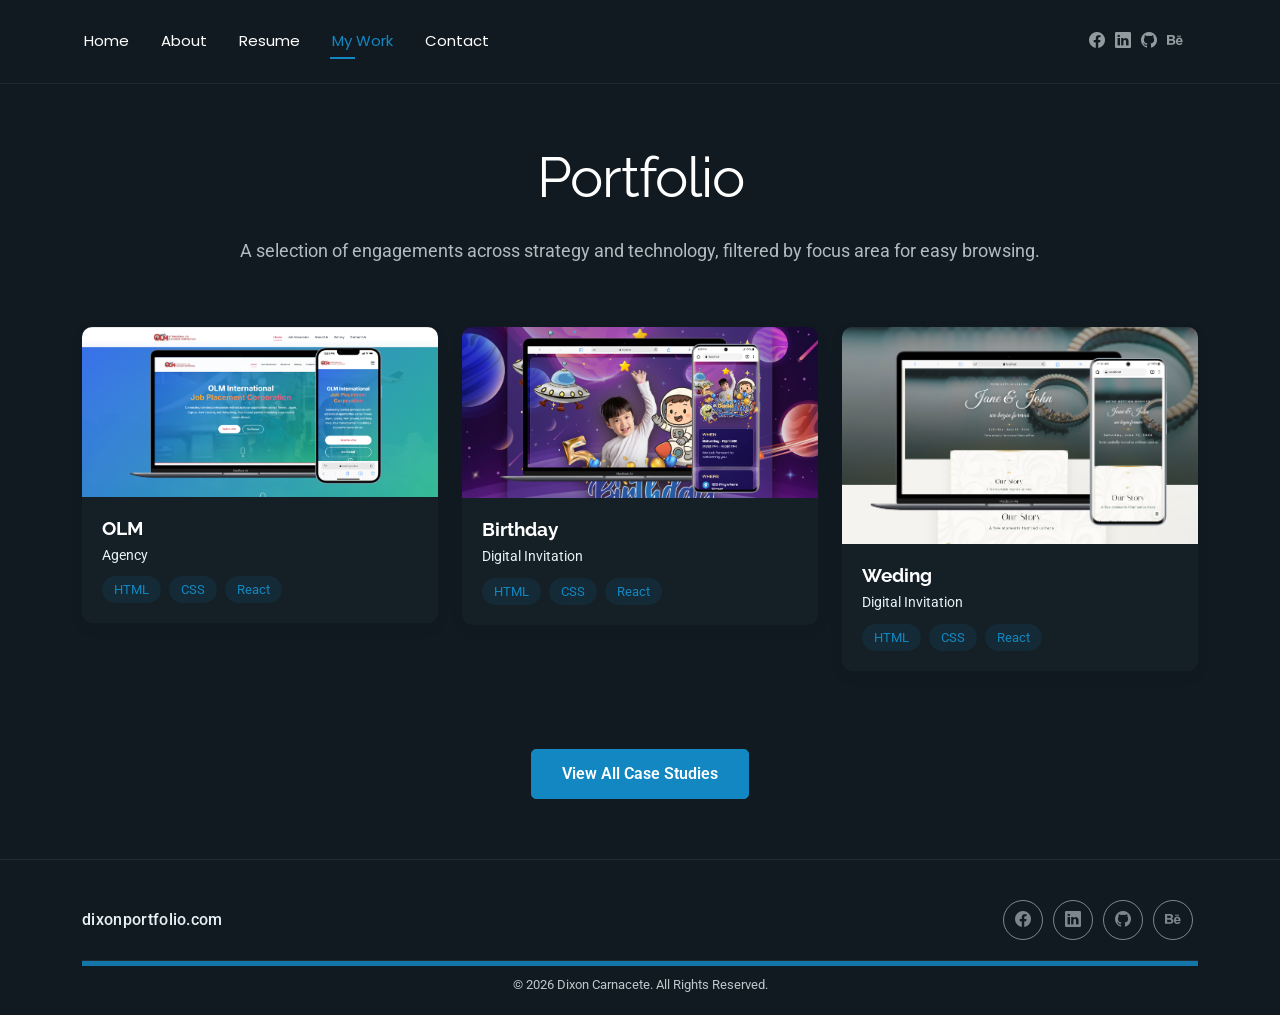
<file: mywork.html>
<!DOCTYPE html>
<html lang="en">

<head>
  <meta charset="utf-8">
  <meta content="width=device-width, initial-scale=1.0" name="viewport">
  <title>Portfolio — Dixon Carnacete</title>
  <meta name="description" content="Selected work by Dixon Carnacete: UI/UX, web, strategy, and technology projects—case studies and deliverables.">
  <meta name="author" content="Dixon Carnacete">

  <meta name="theme-color" content="#101a20">
  <meta name="msapplication-TileColor" content="#101a20">
  <link rel="manifest" href="assets/site.webmanifest">
  <!-- Favicons from dxn.png — regenerate: python scripts/build_favicons.py -->
  <link rel="icon" type="image/png" sizes="32x32" href="assets/img/favicon-32.png?v=2">
  <link rel="icon" type="image/png" sizes="16x16" href="assets/img/favicon-16.png?v=2">
  <link rel="icon" href="assets/img/favicon.ico?v=2" sizes="48x48">
  <link rel="icon" type="image/png" sizes="192x192" href="assets/img/android-chrome-192.png?v=2">
  <link rel="icon" type="image/png" sizes="512x512" href="assets/img/android-chrome-512.png?v=2">
  <link rel="apple-touch-icon" sizes="180x180" href="assets/img/apple-touch-icon.png?v=2">

  <!-- Fonts -->
  <link href="https://fonts.googleapis.com" rel="preconnect">
  <link href="https://fonts.gstatic.com" rel="preconnect" crossorigin>
  <link href="https://fonts.googleapis.com/css2?family=Roboto:ital,wght@0,100;0,300;0,400;0,500;0,700;0,900;1,100;1,300;1,400;1,500;1,700;1,900&family=Poppins:ital,wght@0,100;0,200;0,300;0,400;0,500;0,600;0,700;0,800;0,900;1,100;1,200;1,300;1,400;1,500;1,600;1,700;1,800;1,900&family=Raleway:ital,wght@0,100;0,200;0,300;0,400;0,500;0,600;0,700;0,800;0,900;1,100;1,200;1,300;1,400;1,500;1,600;1,700;1,800;1,900&display=swap" rel="stylesheet">

  <!-- Vendor CSS Files -->
  <link href="assets/vendor/bootstrap/css/bootstrap.min.css" rel="stylesheet">
  <link href="assets/vendor/bootstrap-icons/bootstrap-icons.css" rel="stylesheet">
  <link href="assets/vendor/aos/aos.css" rel="stylesheet">
  <link href="assets/vendor/swiper/swiper-bundle.min.css" rel="stylesheet">
  <link href="assets/vendor/glightbox/css/glightbox.min.css" rel="stylesheet">

  <!-- Main CSS File -->
  <link href="assets/css/main.css" rel="stylesheet">

  <!-- =======================================================
  * Template Name: FolioOne
  * Template URL: https://bootstrapmade.com/folioone-bootstrap-portfolio-website-template/
  * Updated: Aug 23 2025 with Bootstrap v5.3.7
  * Author: BootstrapMade.com
  * License: https://bootstrapmade.com/license/
  ======================================================== -->
</head>

<body class="portfolio-page">

  <header id="header" class="header d-flex align-items-center light-background sticky-top">
    <div class="container position-relative d-flex align-items-center justify-content-between">

      <!-- <a href="index.html" class="logo d-flex align-items-center me-auto me-xl-0">
      <img src="assets/img/logo.webp" alt="">
      <h1 class="sitename">FolioOne</h1> 
    </a> -->

      <nav id="navmenu" class="navmenu">
        <ul>
          <li><a href="index.html">Home</a></li>
          <li><a href="about.html">About</a></li>
          <li><a href="resume.html">Resume</a></li>
          <li><a href="mywork.html" class="active">My Work</a></li>
          <li><a href="contact.html">Contact</a></li>
        </ul>
        <i class="mobile-nav-toggle d-xl-none bi bi-list"></i>
      </nav>

      <div class="header-social-links">
        <a href="https://www.facebook.com/profile.php?id=61585138897071" aria-label="facebook" rel="noopener noreferrer"><i class="bi bi-facebook" aria-hidden="true"></i></a>
          <a href="https://www.linkedin.com/in/dixon-carnacete-9bb61a222" aria-label="LinkedIn" rel="noopener noreferrer"><i class="bi bi-linkedin" aria-hidden="true"></i></a>
          <a href="https://github.com/xon27/myportfolio2026" aria-label="GitHub" rel="noopener noreferrer"><i class="bi bi-github" aria-hidden="true"></i></a>
          <a href="https://www.behance.net/dixoncarnacete" aria-label="Behance" rel="noopener noreferrer"><i class="bi bi-behance" aria-hidden="true"></i></a>
      </div>

    </div>
  </header>

  <main class="main">

    <!-- Portfolio Section -->
    <section id="portfolio" class="portfolio section">

      <!-- Section Title -->
      <div class="container section-title" data-aos="fade-up">
        <h2>Portfolio</h2>
        <p>A selection of engagements across strategy and technology, filtered by focus area for easy browsing.</p>
      </div><!-- End Section Title -->

      <div class="container" data-aos="fade-up" data-aos-delay="100">

        <!-- <div class="isotope-layout" data-default-filter="*" data-layout="masonry" data-sort="original-order">
          <ul class="portfolio-filters isotope-filters" data-aos="fade-up" data-aos-delay="200">
            <li data-filter="*" class="filter-active">All</li>
            <li data-filter=".filter-strategy">Strategy</li>
            <li data-filter=".filter-finance">Finance</li>
            <li data-filter=".filter-operations">Operations</li>
            <li data-filter=".filter-technology">Technology</li>
          </ul>End Portfolio Filters -->

          <div class="row gy-4 isotope-container" data-aos="fade-up" data-aos-delay="300">
            <div class="col-lg-4 col-md-6 portfolio-item isotope-item filter-strategy">
              <div class="portfolio-card">
                <div class="portfolio-img">
                  <img src="assets/img/work/Olm.png" alt="Portfolio Item" class="img-fluid">
                  <div class="portfolio-overlay">                    
                    <a href="https://xon27.github.io/olm/" class="portfolio-details-link"><i class="bi bi-github"></i></a>
                  </div>
                </div>
                <div class="portfolio-info">
                  <h4>OLM</h4>
                  <p>Agency</p>
                  <div class="portfolio-tags">
                     <span>HTML</span>
                     <span>CSS</span>
                     <span>React</span>
                  </div>
                </div>
              </div>
            </div>

            <div class="col-lg-4 col-md-6 portfolio-item isotope-item filter-finance">
              <div class="portfolio-card">
                <div class="portfolio-img">
                  <img src="assets/img/work/birthday invitation.png" alt="Portfolio Item" class="img-fluid">
                  <div class="portfolio-overlay">
                    <a href="https://xon27.github.io/birthday-invitation/" class="portfolio-details-link"><i class="bi bi-github"></i></a>
                  </div>
                </div>
                <div class="portfolio-info">
                  <h4>Birthday</h4>
                  <p>Digital Invitation</p>
                  <div class="portfolio-tags">
                     <span>HTML</span>
                     <span>CSS</span>
                     <span>React</span>
                  </div>
                </div>
              </div>
            </div>

            <div class="col-lg-4 col-md-6 portfolio-item isotope-item filter-operations">
              <div class="portfolio-card">
                <div class="portfolio-img">
                  <img src="assets/img/work/wed invitation.png" alt="Portfolio Item" class="img-fluid">
                  <div class="portfolio-overlay">
                    <a href="https://xon27.github.io/digital-wedding-invitation/" class="portfolio-details-link"><i class="bi bi-github"></i></a>
                  </div>
                </div>
                <div class="portfolio-info">
                  <h4>Weding</h4>
                  <p>Digital Invitation</p>
                  <div class="portfolio-tags">
                    <span>HTML</span>
                    <span>CSS</span>
                    <span>React</span>
                  </div>
                </div>
              </div>
            </div>

            
          </div><!-- End Portfolio Items Container -->

        </div>

        <div class="text-center mt-5" data-aos="fade-up" data-aos-delay="400">
          <a href="#portfolio" class="btn btn-primary">View All Case Studies</a>
        </div>

      </div>

    </section><!-- /Portfolio Section -->

  </main>

  <footer id="footer" class="footer">

    <div class="container">
      <div class="footer-top">
        <div class="footer-site">
          <a href="https://dixonportfolio.com" class="footer-site-link">dixonportfolio.com</a>
        </div>
        <div class="footer-social social-links d-flex">
          <a href="https://www.facebook.com/profile.php?id=61585138897071" aria-label="facebook" rel="noopener noreferrer"><i class="bi bi-facebook" aria-hidden="true"></i></a>
          <a href="https://www.linkedin.com/in/dixon-carnacete-9bb61a222" aria-label="LinkedIn" rel="noopener noreferrer"><i class="bi bi-linkedin" aria-hidden="true"></i></a>
          <a href="https://github.com/xon27/myportfolio2026" aria-label="GitHub" rel="noopener noreferrer"><i class="bi bi-github" aria-hidden="true"></i></a>
          <a href="https://www.behance.net/dixoncarnacete" aria-label="Behance" rel="noopener noreferrer"><i class="bi bi-behance" aria-hidden="true"></i></a>
        </div>
      </div>
      <div class="footer-bottom">
        <div class="footer-bottom-rule" aria-hidden="true"></div>
        <p class="footer-bottom-copy">© 2026 Dixon Carnacete. All Rights Reserved.</p>
      </div>
    </div>

  </footer>

  <!-- Scroll Top -->
  <a href="#" id="scroll-top" class="scroll-top d-flex align-items-center justify-content-center" aria-label="Back to top"><i class="bi bi-arrow-up-short" aria-hidden="true"></i></a>

  <!-- Preloader -->
  <div id="preloader"></div>

  <!-- Vendor JS Files -->
  <script src="assets/vendor/bootstrap/js/bootstrap.bundle.min.js"></script>
  <script src="assets/vendor/php-email-form/validate.js"></script>
  <script src="assets/vendor/aos/aos.js"></script>
  <script src="assets/vendor/typed.js/typed.umd.js"></script>
  <script src="assets/vendor/waypoints/noframework.waypoints.js"></script>
  <script src="assets/vendor/purecounter/purecounter_vanilla.js"></script>
  <script src="assets/vendor/swiper/swiper-bundle.min.js"></script>
  <script src="assets/vendor/imagesloaded/imagesloaded.pkgd.min.js"></script>
  <script src="assets/vendor/isotope-layout/isotope.pkgd.min.js"></script>
  <script src="assets/vendor/glightbox/js/glightbox.min.js"></script>

  <!-- Main JS File -->
  <script src="assets/js/main.js"></script>

</body>

</html>
</file>
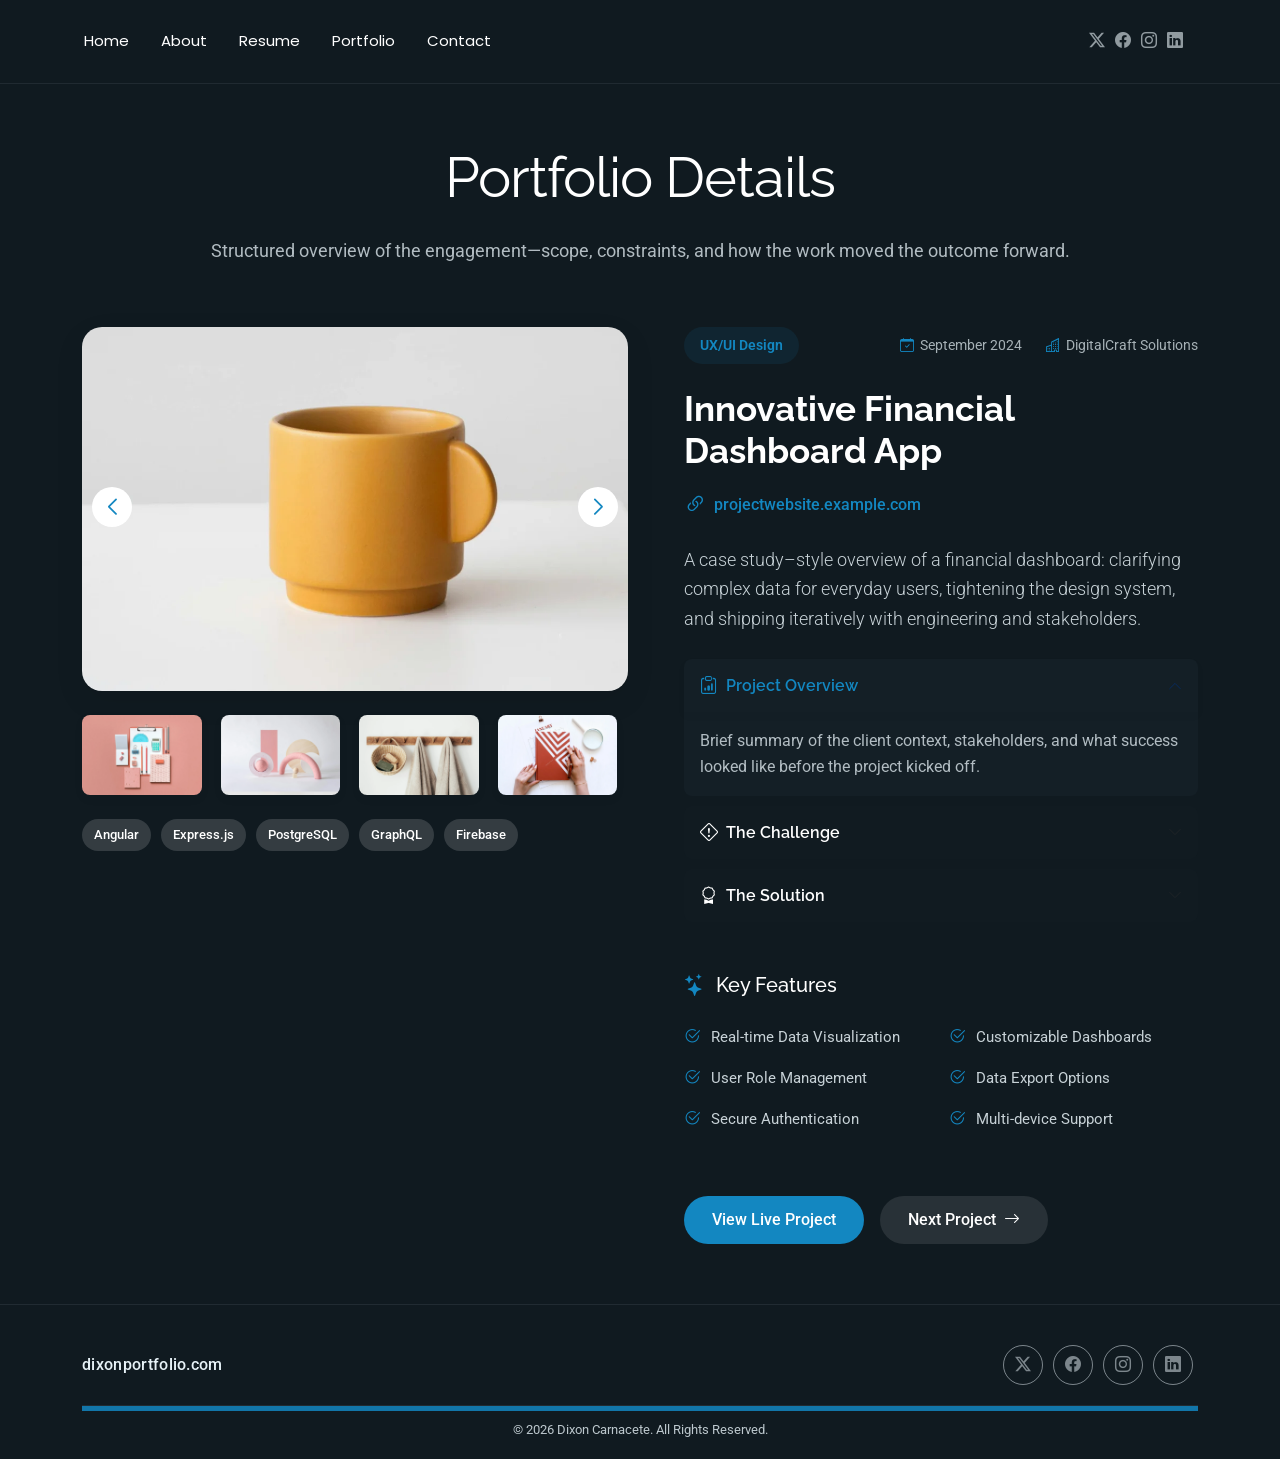
<file: portfolio-details.html>
<!DOCTYPE html>
<html lang="en">

<head>
  <meta charset="utf-8">
  <meta content="width=device-width, initial-scale=1.0" name="viewport">
  <title>Project Case Study — Dixon Carnacete</title>
  <meta name="description" content="Deep dive into a selected project: context, challenge, solution, and outcomes—by Dixon Carnacete.">
  <meta name="author" content="Dixon Carnacete">

  <meta name="theme-color" content="#101a20">
  <meta name="msapplication-TileColor" content="#101a20">
  <link rel="manifest" href="assets/site.webmanifest">
  <!-- Favicons from dxn.png — regenerate: python scripts/build_favicons.py -->
  <link rel="icon" type="image/png" sizes="32x32" href="assets/img/favicon-32.png?v=2">
  <link rel="icon" type="image/png" sizes="16x16" href="assets/img/favicon-16.png?v=2">
  <link rel="icon" href="assets/img/favicon.ico?v=2" sizes="48x48">
  <link rel="icon" type="image/png" sizes="192x192" href="assets/img/android-chrome-192.png?v=2">
  <link rel="icon" type="image/png" sizes="512x512" href="assets/img/android-chrome-512.png?v=2">
  <link rel="apple-touch-icon" sizes="180x180" href="assets/img/apple-touch-icon.png?v=2">

  <!-- Fonts -->
  <link href="https://fonts.googleapis.com" rel="preconnect">
  <link href="https://fonts.gstatic.com" rel="preconnect" crossorigin>
  <link href="https://fonts.googleapis.com/css2?family=Roboto:ital,wght@0,100;0,300;0,400;0,500;0,700;0,900;1,100;1,300;1,400;1,500;1,700;1,900&family=Poppins:ital,wght@0,100;0,200;0,300;0,400;0,500;0,600;0,700;0,800;0,900;1,100;1,200;1,300;1,400;1,500;1,600;1,700;1,800;1,900&family=Raleway:ital,wght@0,100;0,200;0,300;0,400;0,500;0,600;0,700;0,800;0,900;1,100;1,200;1,300;1,400;1,500;1,600;1,700;1,800;1,900&display=swap" rel="stylesheet">

  <!-- Vendor CSS Files -->
  <link href="assets/vendor/bootstrap/css/bootstrap.min.css" rel="stylesheet">
  <link href="assets/vendor/bootstrap-icons/bootstrap-icons.css" rel="stylesheet">
  <link href="assets/vendor/aos/aos.css" rel="stylesheet">
  <link href="assets/vendor/swiper/swiper-bundle.min.css" rel="stylesheet">
  <link href="assets/vendor/glightbox/css/glightbox.min.css" rel="stylesheet">

  <!-- Main CSS File -->
  <link href="assets/css/main.css" rel="stylesheet">

  <!-- =======================================================
  * Template Name: FolioOne
  * Template URL: https://bootstrapmade.com/folioone-bootstrap-portfolio-website-template/
  * Updated: Aug 23 2025 with Bootstrap v5.3.7
  * Author: BootstrapMade.com
  * License: https://bootstrapmade.com/license/
  ======================================================== -->
</head>

<body class="portfolio-details-page">

  <header id="header" class="header d-flex align-items-center light-background sticky-top">
    <div class="container position-relative d-flex align-items-center justify-content-between">

      <!-- <a href="index.html" class="logo d-flex align-items-center me-auto me-xl-0">
      <img src="assets/img/logo.webp" alt="">
      <h1 class="sitename">FolioOne</h1> 
    </a> -->

      <nav id="navmenu" class="navmenu">
        <ul>
          <li><a href="index.html">Home</a></li>
          <li><a href="about.html">About</a></li>
          <li><a href="resume.html">Resume</a></li>
          <li><a href="portfolio.html">Portfolio</a></li>
          <li><a href="contact.html">Contact</a></li>
        </ul>
        <i class="mobile-nav-toggle d-xl-none bi bi-list"></i>
      </nav>

      <div class="header-social-links">
        <a href="#" class="twitter" aria-label="X (Twitter)" rel="noopener noreferrer"><i class="bi bi-twitter-x" aria-hidden="true"></i></a>
        <a href="#" class="facebook" aria-label="Facebook" rel="noopener noreferrer"><i class="bi bi-facebook" aria-hidden="true"></i></a>
        <a href="#" class="instagram" aria-label="Instagram" rel="noopener noreferrer"><i class="bi bi-instagram" aria-hidden="true"></i></a>
        <a href="#" class="linkedin" aria-label="LinkedIn" rel="noopener noreferrer"><i class="bi bi-linkedin" aria-hidden="true"></i></a>
      </div>

    </div>
  </header>

  <main class="main">

    <!-- Portfolio Details Section -->
    <section id="portfolio-details" class="portfolio-details section">

      <!-- Section Title -->
      <div class="container section-title" data-aos="fade-up">
        <h2>Portfolio Details</h2>
        <p>Structured overview of the engagement—scope, constraints, and how the work moved the outcome forward.</p>
      </div><!-- End Section Title -->

      <div class="container" data-aos="fade-up" data-aos-delay="100">

        <div class="row gy-4">
          <div class="col-lg-6" data-aos="fade-right">
            <div class="portfolio-details-media">
              <div class="main-image">
                <div class="portfolio-details-slider swiper init-swiper" data-aos="zoom-in">
                  <script type="application/json" class="swiper-config">
                    {
                      "loop": true,
                      "speed": 1000,
                      "autoplay": {
                        "delay": 6000
                      },
                      "effect": "creative",
                      "creativeEffect": {
                        "prev": {
                          "shadow": true,
                          "translate": [0, 0, -400]
                        },
                        "next": {
                          "translate": ["100%", 0, 0]
                        }
                      },
                      "slidesPerView": 1,
                      "navigation": {
                        "nextEl": ".swiper-button-next",
                        "prevEl": ".swiper-button-prev"
                      }
                    }
                  </script>
                  <div class="swiper-wrapper">
                    <div class="swiper-slide">
                      <img src="assets/img/portfolio/portfolio-5.webp" alt="Portfolio Image" class="img-fluid">
                    </div>
                    <div class="swiper-slide">
                      <img src="assets/img/portfolio/portfolio-7.webp" alt="Portfolio Image" class="img-fluid">
                    </div>
                    <div class="swiper-slide">
                      <img src="assets/img/portfolio/portfolio-8.webp" alt="Portfolio Image" class="img-fluid">
                    </div>
                  </div>
                  <div class="swiper-button-prev"></div>
                  <div class="swiper-button-next"></div>
                </div>
              </div>

              <div class="thumbnail-grid" data-aos="fade-up" data-aos-delay="200">
                <div class="row g-2 mt-3">
                  <div class="col-3">
                    <img src="assets/img/portfolio/portfolio-4.webp" alt="Gallery Image" class="img-fluid glightbox">
                  </div>
                  <div class="col-3">
                    <img src="assets/img/portfolio/portfolio-6.webp" alt="Gallery Image" class="img-fluid glightbox">
                  </div>
                  <div class="col-3">
                    <img src="assets/img/portfolio/portfolio-11.webp" alt="Gallery Image" class="img-fluid glightbox">
                  </div>
                  <div class="col-3">
                    <img src="assets/img/portfolio/portfolio-12.webp" alt="Gallery Image" class="img-fluid glightbox">
                  </div>
                </div>
              </div>

              <div class="tech-stack-badges" data-aos="fade-up" data-aos-delay="300">
                <span>Angular</span>
                <span>Express.js</span>
                <span>PostgreSQL</span>
                <span>GraphQL</span>
                <span>Firebase</span>
              </div>
            </div>
          </div>

          <div class="col-lg-6" data-aos="fade-left">
            <div class="portfolio-details-content">
              <div class="project-meta">
                <div class="badge-wrapper">
                  <span class="project-badge">UX/UI Design</span>
                </div>
                <div class="date-client">
                  <div class="meta-item">
                    <i class="bi bi-calendar-check"></i>
                    <span>September 2024</span>
                  </div>
                  <div class="meta-item">
                    <i class="bi bi-buildings"></i>
                    <span>DigitalCraft Solutions</span>
                  </div>
                </div>
              </div>

              <h2 class="project-title">Innovative Financial Dashboard App</h2>

              <div class="project-website">
                <i class="bi bi-link-45deg"></i>
                <a href="#" target="_blank">projectwebsite.example.com</a>
              </div>

              <div class="project-overview">
                <p class="lead">
                  A case study–style overview of a financial dashboard: clarifying complex data for everyday users, tightening the design system, and shipping iteratively with engineering and stakeholders.
                </p>

                <div class="accordion project-accordion" id="portfolio-details-projectAccordion">
                  <div class="accordion-item" data-aos="fade-up">
                    <h2 class="accordion-header">
                      <button class="accordion-button" type="button" data-bs-toggle="collapse" data-bs-target="#portfolio-details-collapse-1" aria-expanded="true" aria-controls="collapseOne">
                        <i class="bi bi-clipboard-data me-2"></i> Project Overview
                      </button>
                    </h2>
                    <div id="portfolio-details-collapse-1" class="accordion-collapse collapse show" data-bs-parent="#portfolio-details-projectAccordion">
                      <div class="accordion-body">
                        <p>Brief summary of the client context, stakeholders, and what success looked like before the project kicked off.</p>
                      </div>
                    </div>
                  </div>

                  <div class="accordion-item" data-aos="fade-up" data-aos-delay="100">
                    <h2 class="accordion-header">
                      <button class="accordion-button collapsed" type="button" data-bs-toggle="collapse" data-bs-target="#portfolio-details-collapse-2" aria-expanded="false" aria-controls="collapseTwo">
                        <i class="bi bi-exclamation-diamond me-2"></i> The Challenge
                      </button>
                    </h2>
                    <div id="portfolio-details-collapse-2" class="accordion-collapse collapse" data-bs-parent="#portfolio-details-projectAccordion">
                      <div class="accordion-body">
                        <p>The main problems to solve: user friction, technical debt, timeline pressure, or alignment gaps—and why they mattered.</p>
                      </div>
                    </div>
                  </div>

                  <div class="accordion-item" data-aos="fade-up" data-aos-delay="200">
                    <h2 class="accordion-header">
                      <button class="accordion-button collapsed" type="button" data-bs-toggle="collapse" data-bs-target="#portfolio-details-collapse-3" aria-expanded="false" aria-controls="collapseThree">
                        <i class="bi bi-award me-2"></i> The Solution
                      </button>
                    </h2>
                    <div id="portfolio-details-collapse-3" class="accordion-collapse collapse" data-bs-parent="#portfolio-details-projectAccordion">
                      <div class="accordion-body">
                        <p>The approach taken—design and/or engineering decisions, collaboration model, and how trade-offs were handled to ship.</p>
                      </div>
                    </div>
                  </div>
                </div>
              </div>

              <div class="project-features" data-aos="fade-up" data-aos-delay="300">
                <h3><i class="bi bi-stars"></i> Key Features</h3>
                <div class="row g-3">
                  <div class="col-md-6">
                    <ul class="feature-list">
                      <li><i class="bi bi-check2-circle"></i> Real-time Data Visualization</li>
                      <li><i class="bi bi-check2-circle"></i> User Role Management</li>
                      <li><i class="bi bi-check2-circle"></i> Secure Authentication</li>
                    </ul>
                  </div>
                  <div class="col-md-6">
                    <ul class="feature-list">
                      <li><i class="bi bi-check2-circle"></i> Customizable Dashboards</li>
                      <li><i class="bi bi-check2-circle"></i> Data Export Options</li>
                      <li><i class="bi bi-check2-circle"></i> Multi-device Support</li>
                    </ul>
                  </div>
                </div>
              </div>

              <div class="cta-buttons" data-aos="fade-up" data-aos-delay="400">
                <a href="#" class="btn-view-project">View Live Project</a>
                <a href="#" class="btn-next-project">Next Project <i class="bi bi-arrow-right"></i></a>
              </div>
            </div>
          </div>
        </div>

      </div>

    </section><!-- /Portfolio Details Section -->

  </main>

  <footer id="footer" class="footer">

    <div class="container">
      <div class="footer-top">
        <div class="footer-site">
          <a href="https://dixonportfolio.com" class="footer-site-link">dixonportfolio.com</a>
        </div>
        <div class="footer-social social-links d-flex">
          <a href="" aria-label="X (Twitter)" rel="noopener noreferrer"><i class="bi bi-twitter-x" aria-hidden="true"></i></a>
          <a href="" aria-label="Facebook" rel="noopener noreferrer"><i class="bi bi-facebook" aria-hidden="true"></i></a>
          <a href="" aria-label="Instagram" rel="noopener noreferrer"><i class="bi bi-instagram" aria-hidden="true"></i></a>
          <a href="" aria-label="LinkedIn" rel="noopener noreferrer"><i class="bi bi-linkedin" aria-hidden="true"></i></a>
        </div>
      </div>
      <div class="footer-bottom">
        <div class="footer-bottom-rule" aria-hidden="true"></div>
        <p class="footer-bottom-copy">© 2026 Dixon Carnacete. All Rights Reserved.</p>
      </div>
    </div>

  </footer>

  <!-- Scroll Top -->
  <a href="#" id="scroll-top" class="scroll-top d-flex align-items-center justify-content-center" aria-label="Back to top"><i class="bi bi-arrow-up-short" aria-hidden="true"></i></a>

  <!-- Preloader -->
  <div id="preloader"></div>

  <!-- Vendor JS Files -->
  <script src="assets/vendor/bootstrap/js/bootstrap.bundle.min.js"></script>
  <script src="assets/vendor/php-email-form/validate.js"></script>
  <script src="assets/vendor/aos/aos.js"></script>
  <script src="assets/vendor/typed.js/typed.umd.js"></script>
  <script src="assets/vendor/waypoints/noframework.waypoints.js"></script>
  <script src="assets/vendor/purecounter/purecounter_vanilla.js"></script>
  <script src="assets/vendor/swiper/swiper-bundle.min.js"></script>
  <script src="assets/vendor/imagesloaded/imagesloaded.pkgd.min.js"></script>
  <script src="assets/vendor/isotope-layout/isotope.pkgd.min.js"></script>
  <script src="assets/vendor/glightbox/js/glightbox.min.js"></script>

  <!-- Main JS File -->
  <script src="assets/js/main.js"></script>

</body>

</html>
</file>
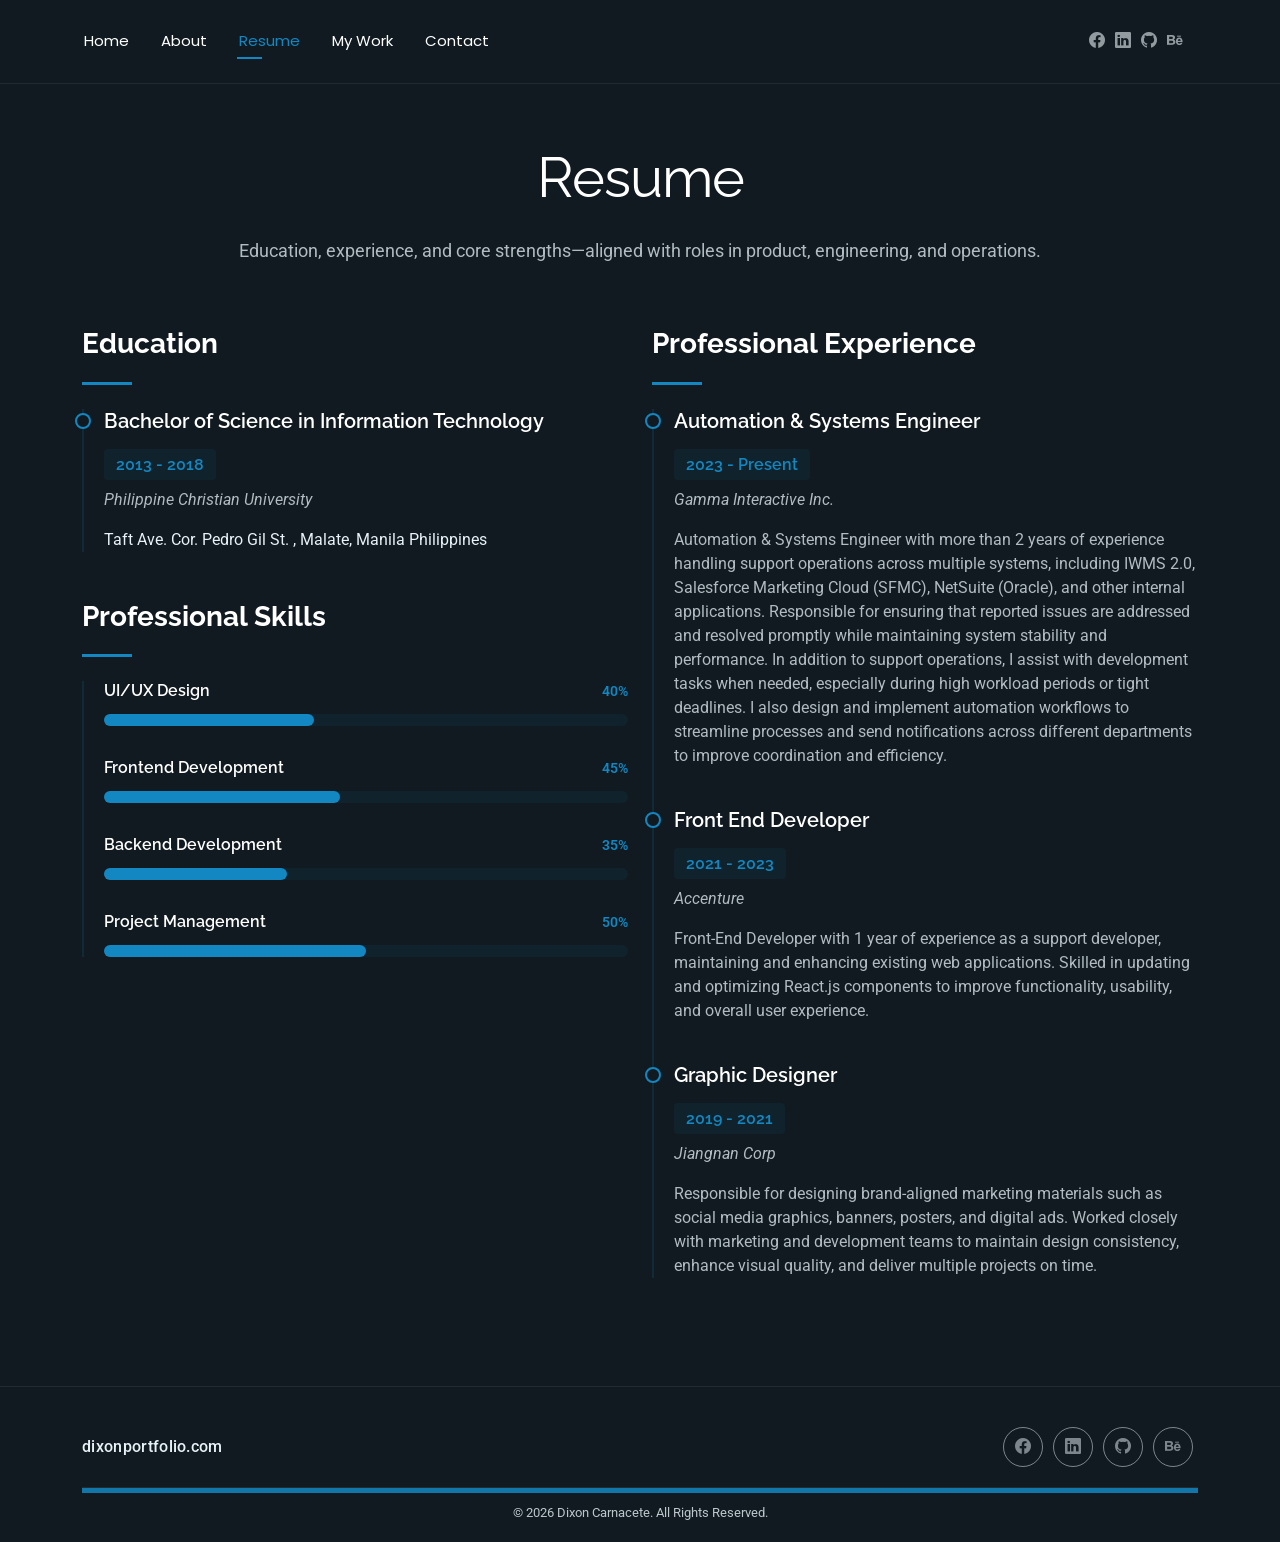
<file: resume.html>
<!DOCTYPE html>
<html lang="en">

<head>
  <meta charset="utf-8">
  <meta content="width=device-width, initial-scale=1.0" name="viewport">
  <title>Resume — Dixon Carnacete</title>
  <meta name="description" content="Resume of Dixon Carnacete: experience in automation, front-end development, and design—education, skills, and professional timeline.">
  <meta name="author" content="Dixon Carnacete">

  <meta name="theme-color" content="#101a20">
  <meta name="msapplication-TileColor" content="#101a20">
  <link rel="manifest" href="assets/site.webmanifest">
  <!-- Favicons from dxn.png — regenerate: python scripts/build_favicons.py -->
  <link rel="icon" type="image/png" sizes="32x32" href="assets/img/favicon-32.png?v=2">
  <link rel="icon" type="image/png" sizes="16x16" href="assets/img/favicon-16.png?v=2">
  <link rel="icon" href="assets/img/favicon.ico?v=2" sizes="48x48">
  <link rel="icon" type="image/png" sizes="192x192" href="assets/img/android-chrome-192.png?v=2">
  <link rel="icon" type="image/png" sizes="512x512" href="assets/img/android-chrome-512.png?v=2">
  <link rel="apple-touch-icon" sizes="180x180" href="assets/img/apple-touch-icon.png?v=2">

  <!-- Fonts -->
  <link href="https://fonts.googleapis.com" rel="preconnect">
  <link href="https://fonts.gstatic.com" rel="preconnect" crossorigin>
  <link href="https://fonts.googleapis.com/css2?family=Roboto:ital,wght@0,100;0,300;0,400;0,500;0,700;0,900;1,100;1,300;1,400;1,500;1,700;1,900&family=Poppins:ital,wght@0,100;0,200;0,300;0,400;0,500;0,600;0,700;0,800;0,900;1,100;1,200;1,300;1,400;1,500;1,600;1,700;1,800;1,900&family=Raleway:ital,wght@0,100;0,200;0,300;0,400;0,500;0,600;0,700;0,800;0,900;1,100;1,200;1,300;1,400;1,500;1,600;1,700;1,800;1,900&display=swap" rel="stylesheet">

  <!-- Vendor CSS Files -->
  <link href="assets/vendor/bootstrap/css/bootstrap.min.css" rel="stylesheet">
  <link href="assets/vendor/bootstrap-icons/bootstrap-icons.css" rel="stylesheet">
  <link href="assets/vendor/aos/aos.css" rel="stylesheet">
  <link href="assets/vendor/swiper/swiper-bundle.min.css" rel="stylesheet">
  <link href="assets/vendor/glightbox/css/glightbox.min.css" rel="stylesheet">

  <!-- Main CSS File -->
  <link href="assets/css/main.css" rel="stylesheet">

  <!-- =======================================================
  * Template Name: FolioOne
  * Template URL: https://bootstrapmade.com/folioone-bootstrap-portfolio-website-template/
  * Updated: Aug 23 2025 with Bootstrap v5.3.7
  * Author: BootstrapMade.com
  * License: https://bootstrapmade.com/license/
  ======================================================== -->
</head>

<body class="resume-page">

  <header id="header" class="header d-flex align-items-center light-background sticky-top">
    <div class="container position-relative d-flex align-items-center justify-content-between">

      <!-- <a href="index.html" class="logo d-flex align-items-center me-auto me-xl-0">
      <img src="assets/img/logo.webp" alt="">
      <h1 class="sitename">FolioOne</h1> 
    </a> -->

      <nav id="navmenu" class="navmenu">
        <ul>
          <li><a href="indexgit.html">Home</a></li>
          <li><a href="about.html">About</a></li>
          <li><a href="resume.html" class="active">Resume</a></li>
          <li><a href="mywork.html">My Work</a></li>
          <li><a href="contact.html">Contact</a></li>
        </ul>
        <i class="mobile-nav-toggle d-xl-none bi bi-list"></i>
      </nav>

      <div class="header-social-links">
       <a href="https://www.facebook.com/profile.php?id=61585138897071" aria-label="facebook" rel="noopener noreferrer"><i class="bi bi-facebook" aria-hidden="true"></i></a>
          <a href="https://www.linkedin.com/in/dixon-carnacete-9bb61a222" aria-label="LinkedIn" rel="noopener noreferrer"><i class="bi bi-linkedin" aria-hidden="true"></i></a>
          <a href="https://github.com/xon27/myportfolio2026" aria-label="GitHub" rel="noopener noreferrer"><i class="bi bi-github" aria-hidden="true"></i></a>
          <a href="https://www.behance.net/dixoncarnacete" aria-label="Behance" rel="noopener noreferrer"><i class="bi bi-behance" aria-hidden="true"></i></a>
      </div>

    </div>
  </header>

  <main class="main">

    <!-- Resume Section -->
    <section id="resume" class="resume section">

      <!-- Section Title -->
      <div class="container section-title" data-aos="fade-up">
        <h2>Resume</h2>
        <p>Education, experience, and core strengths—aligned with roles in product, engineering, and operations.</p>
      </div><!-- End Section Title -->

      <div class="container" data-aos="fade-up" data-aos-delay="100">

        <div class="row">
          <div class="col-lg-6">

            <!-- Education Section -->
            <div class="resume-item" data-aos="fade-up">
              <h3 class="resume-title">Education</h3>

              <div class="resume-content">
                <article class="education-item">
                  <h4>Bachelor of Science in Information Technology</h4>
                  <h5>2013 - 2018</h5>
                  <p class="institution"><em>Philippine Christian University</em></p>
                  <p>Taft Ave. Cor. Pedro Gil St. , Malate, Manila Philippines </p>
                </article>
              </div>
            </div><!-- End Education Section -->

            <!-- Professional Skills Section -->
            <div class="resume-item skills-animation" data-aos="fade-up">
              <h3 class="resume-title">Professional Skills</h3>

              <div class="resume-content">
                <div class="skill-item">
                  <div class="skill-item-meta">
                    <h4>UI/UX Design</h4>
                    <span class="skill-percent" aria-hidden="true">40%</span>
                  </div>
                  <div class="progress">
                    <div class="progress-bar" role="progressbar" aria-valuenow="40" aria-valuemin="0" aria-valuemax="100" aria-valuetext="40 percent"></div>
                  </div>
                </div>

                <div class="skill-item">
                  <div class="skill-item-meta">
                    <h4>Frontend Development</h4>
                    <span class="skill-percent" aria-hidden="true">45%</span>
                  </div>
                  <div class="progress">
                    <div class="progress-bar" role="progressbar" aria-valuenow="45" aria-valuemin="0" aria-valuemax="100" aria-valuetext="45 percent"></div>
                  </div>
                </div>

                <div class="skill-item">
                  <div class="skill-item-meta">
                    <h4>Backend Development</h4>
                    <span class="skill-percent" aria-hidden="true">35%</span>
                  </div>
                  <div class="progress">
                    <div class="progress-bar" role="progressbar" aria-valuenow="35" aria-valuemin="0" aria-valuemax="100" aria-valuetext="35 percent"></div>
                  </div>
                </div>

                <div class="skill-item">
                  <div class="skill-item-meta">
                    <h4>Project Management</h4>
                    <span class="skill-percent" aria-hidden="true">50%</span>
                  </div>
                  <div class="progress">
                    <div class="progress-bar" role="progressbar" aria-valuenow="50" aria-valuemin="0" aria-valuemax="100" aria-valuetext="50 percent"></div>
                  </div>
                </div>

                
              </div>
            </div><!-- End Professional Skills Section -->
          </div>

          <div class="col-lg-6">
            <!-- Experience Section -->
            <div class="resume-item" data-aos="fade-up" data-aos-delay="100">
              <h3 class="resume-title">Professional Experience</h3>

              <div class="resume-content">
                <article class="experience-item">
                  <h4>Automation & Systems Engineer</h4>
                  <h5>2023 - Present</h5>
                  <p class="company"><em>Gamma Interactive Inc.</em></p>
                 <p class="company">
                  Automation & Systems Engineer with more than 2 years of experience handling support
                  operations across multiple systems, including IWMS 2.0, Salesforce Marketing Cloud
                  (SFMC), NetSuite (Oracle), and other internal applications. Responsible for ensuring that
                  reported issues are addressed and resolved promptly while maintaining system stability
                  and performance.
                  In addition to support operations, I assist with development tasks when needed,
                  especially during high workload periods or tight deadlines. I also design and implement
                  automation workflows to streamline processes and send notifications across different
                  departments to improve coordination and efficiency.
                 </p>
                </article>

                <article class="experience-item">
                  <h4>Front End Developer</h4>
                  <h5>2021 - 2023</h5>
                  <p class="company"><em>Accenture</em></p>
                  <p class="company">
                  Front-End Developer with 1 year of experience as a support developer, maintaining and
                  enhancing existing web applications. Skilled in updating and optimizing React.js
                  components to improve functionality, usability, and overall user experience.
                 </p>
                </article>

                <article class="experience-item">
                  <h4>Graphic Designer</h4>
                  <h5>2019 - 2021</h5>
                  <p class="company"><em>Jiangnan Corp</em></p>
                 <p class="company">
                  Responsible for designing brand-aligned marketing materials such as social media
                  graphics, banners, posters, and digital ads. Worked closely with marketing and
                  development teams to maintain design consistency, enhance visual quality, and deliver
                  multiple projects on time.
                 </p>
                </article>
              </div>
            </div><!-- End Experience Section -->
          </div>
        </div>

      </div>

    </section><!-- /Resume Section -->

  </main>

  <footer id="footer" class="footer">

    <div class="container">
      <div class="footer-top">
        <div class="footer-site">
          <a href="https://dixonportfolio.com" class="footer-site-link">dixonportfolio.com</a>
        </div>
        <div class="footer-social social-links d-flex">
          <a href="https://www.facebook.com/profile.php?id=61585138897071" aria-label="facebook" rel="noopener noreferrer"><i class="bi bi-facebook" aria-hidden="true"></i></a>
          <a href="https://www.linkedin.com/in/dixon-carnacete-9bb61a222" aria-label="LinkedIn" rel="noopener noreferrer"><i class="bi bi-linkedin" aria-hidden="true"></i></a>
          <a href="https://github.com/xon27/myportfolio2026" aria-label="GitHub" rel="noopener noreferrer"><i class="bi bi-github" aria-hidden="true"></i></a>
          <a href="https://www.behance.net/dixoncarnacete" aria-label="Behance" rel="noopener noreferrer"><i class="bi bi-behance" aria-hidden="true"></i></a>
        </div>
      </div>
      <div class="footer-bottom">
        <div class="footer-bottom-rule" aria-hidden="true"></div>
        <p class="footer-bottom-copy">© 2026 Dixon Carnacete. All Rights Reserved.</p>
      </div>
    </div>

  </footer>

  <!-- Scroll Top -->
  <a href="#" id="scroll-top" class="scroll-top d-flex align-items-center justify-content-center" aria-label="Back to top"><i class="bi bi-arrow-up-short" aria-hidden="true"></i></a>

  <!-- Preloader -->
  <div id="preloader"></div>

  <!-- Vendor JS Files -->
  <script src="assets/vendor/bootstrap/js/bootstrap.bundle.min.js"></script>
  <script src="assets/vendor/php-email-form/validate.js"></script>
  <script src="assets/vendor/aos/aos.js"></script>
  <script src="assets/vendor/typed.js/typed.umd.js"></script>
  <script src="assets/vendor/waypoints/noframework.waypoints.js"></script>
  <script src="assets/vendor/purecounter/purecounter_vanilla.js"></script>
  <script src="assets/vendor/swiper/swiper-bundle.min.js"></script>
  <script src="assets/vendor/imagesloaded/imagesloaded.pkgd.min.js"></script>
  <script src="assets/vendor/isotope-layout/isotope.pkgd.min.js"></script>
  <script src="assets/vendor/glightbox/js/glightbox.min.js"></script>

  <!-- Main JS File -->
  <script src="assets/js/main.js"></script>

</body>

</html>
</file>
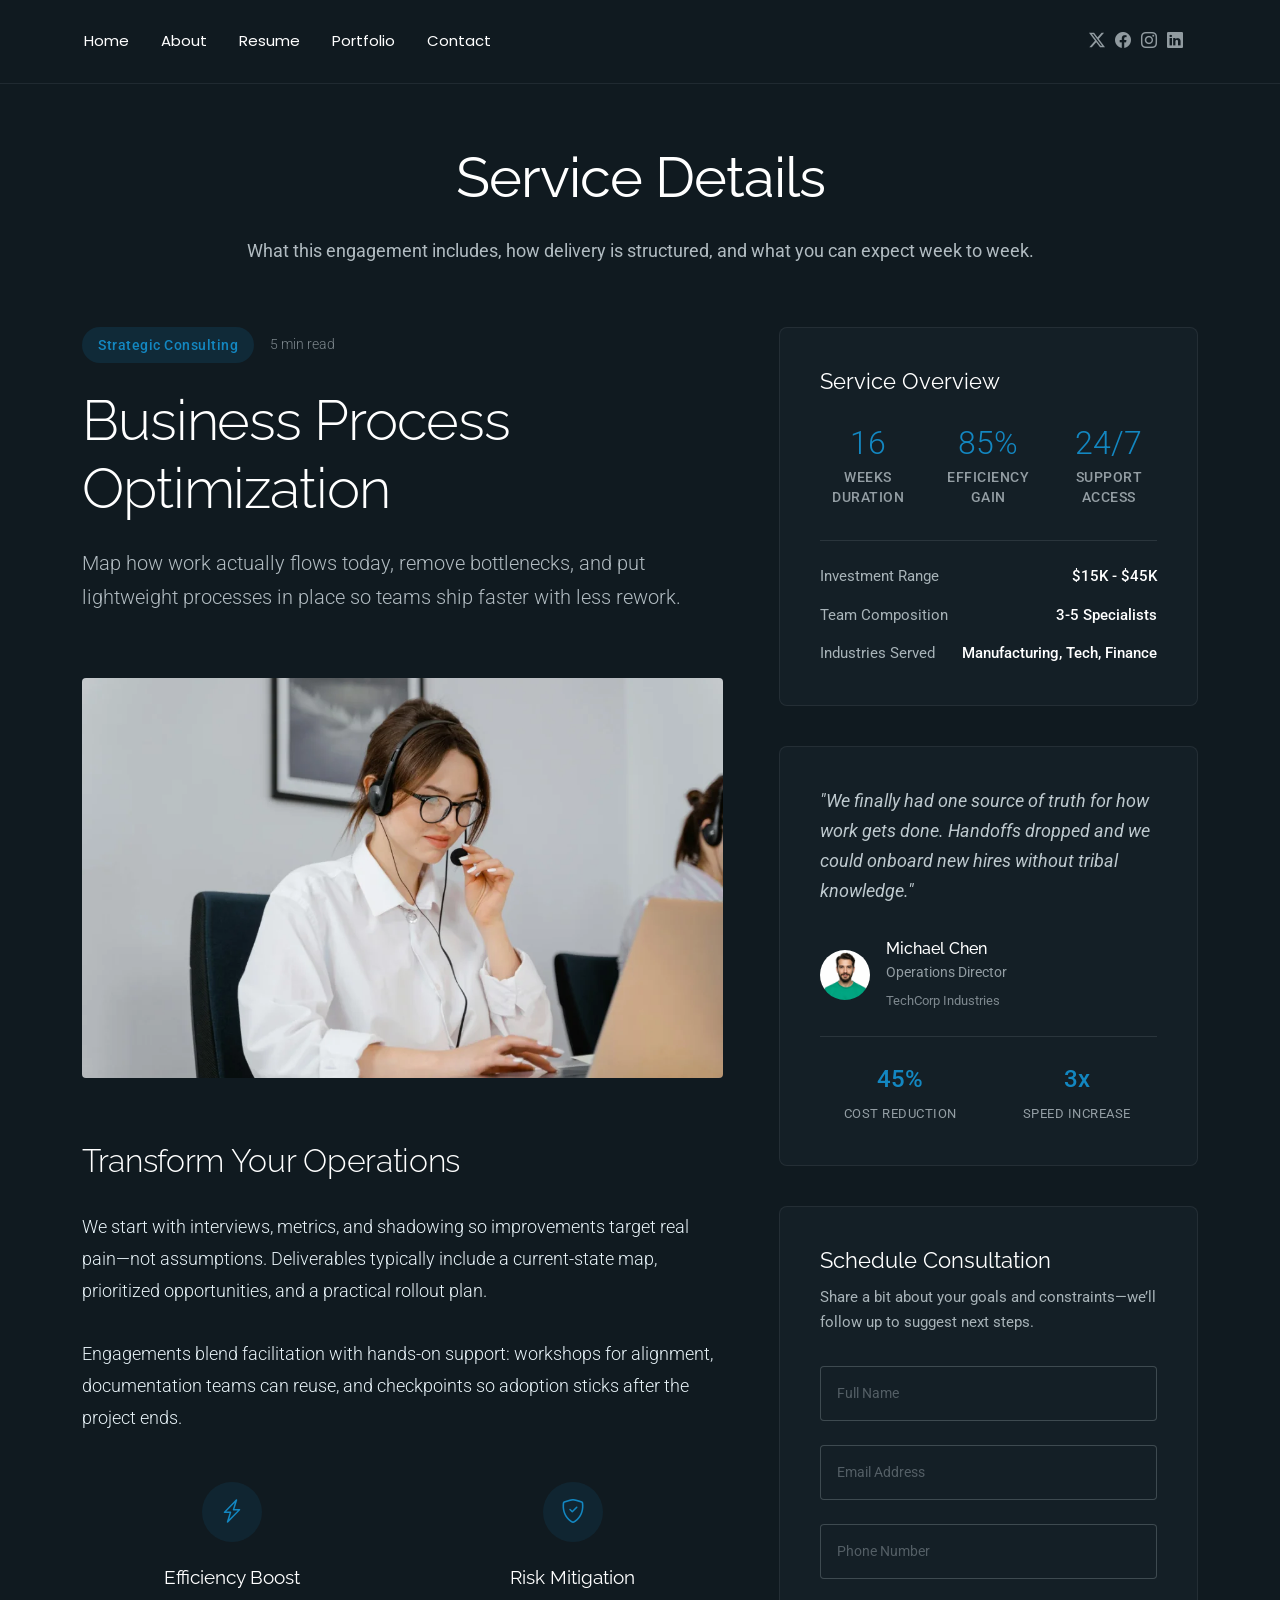
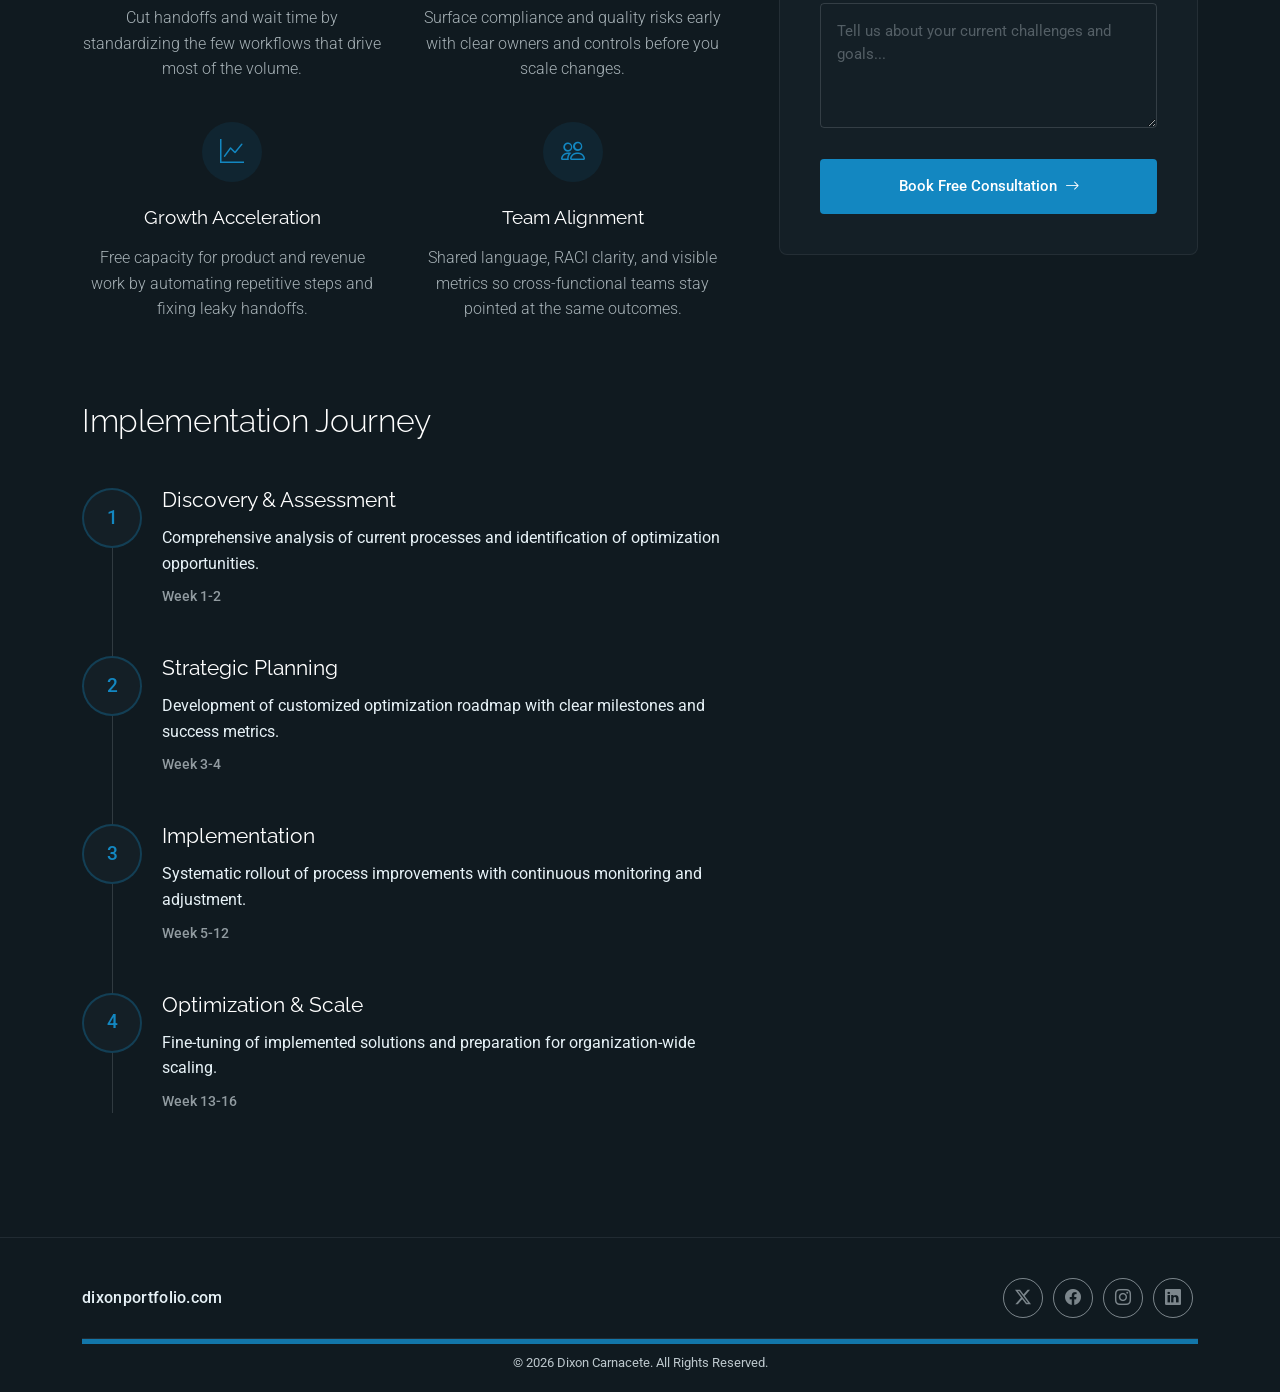
<file: service-details.html>
<!DOCTYPE html>
<html lang="en">

<head>
  <meta charset="utf-8">
  <meta content="width=device-width, initial-scale=1.0" name="viewport">
  <title>Service Details — Dixon Carnacete</title>
  <meta name="description" content="Details for a specific service offering—scope, deliverables, and how Dixon Carnacete can support your team.">
  <meta name="author" content="Dixon Carnacete">

  <meta name="theme-color" content="#101a20">
  <meta name="msapplication-TileColor" content="#101a20">
  <link rel="manifest" href="assets/site.webmanifest">
  <!-- Favicons from dxn.png — regenerate: python scripts/build_favicons.py -->
  <link rel="icon" type="image/png" sizes="32x32" href="assets/img/favicon-32.png?v=2">
  <link rel="icon" type="image/png" sizes="16x16" href="assets/img/favicon-16.png?v=2">
  <link rel="icon" href="assets/img/favicon.ico?v=2" sizes="48x48">
  <link rel="icon" type="image/png" sizes="192x192" href="assets/img/android-chrome-192.png?v=2">
  <link rel="icon" type="image/png" sizes="512x512" href="assets/img/android-chrome-512.png?v=2">
  <link rel="apple-touch-icon" sizes="180x180" href="assets/img/apple-touch-icon.png?v=2">

  <!-- Fonts -->
  <link href="https://fonts.googleapis.com" rel="preconnect">
  <link href="https://fonts.gstatic.com" rel="preconnect" crossorigin>
  <link href="https://fonts.googleapis.com/css2?family=Roboto:ital,wght@0,100;0,300;0,400;0,500;0,700;0,900;1,100;1,300;1,400;1,500;1,700;1,900&family=Poppins:ital,wght@0,100;0,200;0,300;0,400;0,500;0,600;0,700;0,800;0,900;1,100;1,200;1,300;1,400;1,500;1,600;1,700;1,800;1,900&family=Raleway:ital,wght@0,100;0,200;0,300;0,400;0,500;0,600;0,700;0,800;0,900;1,100;1,200;1,300;1,400;1,500;1,600;1,700;1,800;1,900&display=swap" rel="stylesheet">

  <!-- Vendor CSS Files -->
  <link href="assets/vendor/bootstrap/css/bootstrap.min.css" rel="stylesheet">
  <link href="assets/vendor/bootstrap-icons/bootstrap-icons.css" rel="stylesheet">
  <link href="assets/vendor/aos/aos.css" rel="stylesheet">
  <link href="assets/vendor/swiper/swiper-bundle.min.css" rel="stylesheet">
  <link href="assets/vendor/glightbox/css/glightbox.min.css" rel="stylesheet">

  <!-- Main CSS File -->
  <link href="assets/css/main.css" rel="stylesheet">

  <!-- =======================================================
  * Template Name: FolioOne
  * Template URL: https://bootstrapmade.com/folioone-bootstrap-portfolio-website-template/
  * Updated: Aug 23 2025 with Bootstrap v5.3.7
  * Author: BootstrapMade.com
  * License: https://bootstrapmade.com/license/
  ======================================================== -->
</head>

<body class="service-details-page">

  <header id="header" class="header d-flex align-items-center light-background sticky-top">
    <div class="container position-relative d-flex align-items-center justify-content-between">

      <!-- <a href="index.html" class="logo d-flex align-items-center me-auto me-xl-0">
      <img src="assets/img/logo.webp" alt="">
      <h1 class="sitename">FolioOne</h1> 
    </a> -->

      <nav id="navmenu" class="navmenu">
        <ul>
          <li><a href="index.html">Home</a></li>
          <li><a href="about.html">About</a></li>
          <li><a href="resume.html">Resume</a></li>
          <li><a href="portfolio.html">Portfolio</a></li>
          <li><a href="contact.html">Contact</a></li>
        </ul>
        <i class="mobile-nav-toggle d-xl-none bi bi-list"></i>
      </nav>

      <div class="header-social-links">
        <a href="#" class="twitter" aria-label="X (Twitter)" rel="noopener noreferrer"><i class="bi bi-twitter-x" aria-hidden="true"></i></a>
        <a href="#" class="facebook" aria-label="Facebook" rel="noopener noreferrer"><i class="bi bi-facebook" aria-hidden="true"></i></a>
        <a href="#" class="instagram" aria-label="Instagram" rel="noopener noreferrer"><i class="bi bi-instagram" aria-hidden="true"></i></a>
        <a href="#" class="linkedin" aria-label="LinkedIn" rel="noopener noreferrer"><i class="bi bi-linkedin" aria-hidden="true"></i></a>
      </div>

    </div>
  </header>

  <main class="main">

    <!-- Service Details Section -->
    <section id="service-details" class="service-details section">

      <!-- Section Title -->
      <div class="container section-title" data-aos="fade-up">
        <h2>Service Details</h2>
        <p>What this engagement includes, how delivery is structured, and what you can expect week to week.</p>
      </div><!-- End Section Title -->

      <div class="container" data-aos="fade-up" data-aos-delay="100">

        <div class="row">

          <!-- Main Content Area -->
          <div class="col-lg-7">

            <!-- Hero Service Introduction -->
            <div class="service-hero" data-aos="fade-up" data-aos-delay="100">
              <div class="service-meta">
                <span class="service-category">Strategic Consulting</span>
                <span class="reading-time">5 min read</span>
              </div>
              <h1>Business Process Optimization</h1>
              <p class="service-description">Map how work actually flows today, remove bottlenecks, and put lightweight processes in place so teams ship faster with less rework.</p>
            </div>

            <!-- Service Visual -->
            <div class="service-visual" data-aos="zoom-in" data-aos-delay="200">
              <img src="assets/img/services/services-7.webp" alt="Business Process Optimization" class="img-fluid">
            </div>

            <!-- Service Content -->
            <div class="service-narrative" data-aos="fade-up" data-aos-delay="300">
              <h3>Transform Your Operations</h3>
              <p>We start with interviews, metrics, and shadowing so improvements target real pain—not assumptions. Deliverables typically include a current-state map, prioritized opportunities, and a practical rollout plan.</p>

              <p>Engagements blend facilitation with hands-on support: workshops for alignment, documentation teams can reuse, and checkpoints so adoption sticks after the project ends.</p>

              <!-- Key Benefits Grid -->
              <div class="benefits-grid" data-aos="fade-up" data-aos-delay="400">
                <div class="benefit-card">
                  <div class="benefit-icon">
                    <i class="bi bi-lightning-charge"></i>
                  </div>
                  <h4>Efficiency Boost</h4>
                  <p>Cut handoffs and wait time by standardizing the few workflows that drive most of the volume.</p>
                </div>

                <div class="benefit-card">
                  <div class="benefit-icon">
                    <i class="bi bi-shield-check"></i>
                  </div>
                  <h4>Risk Mitigation</h4>
                  <p>Surface compliance and quality risks early with clear owners and controls before you scale changes.</p>
                </div>

                <div class="benefit-card">
                  <div class="benefit-icon">
                    <i class="bi bi-graph-up"></i>
                  </div>
                  <h4>Growth Acceleration</h4>
                  <p>Free capacity for product and revenue work by automating repetitive steps and fixing leaky handoffs.</p>
                </div>

                <div class="benefit-card">
                  <div class="benefit-icon">
                    <i class="bi bi-people"></i>
                  </div>
                  <h4>Team Alignment</h4>
                  <p>Shared language, RACI clarity, and visible metrics so cross-functional teams stay pointed at the same outcomes.</p>
                </div>
              </div>

            </div>

            <!-- Implementation Timeline -->
            <div class="timeline-section" data-aos="fade-up" data-aos-delay="500">
              <h3>Implementation Journey</h3>
              <div class="timeline">
                <div class="timeline-item">
                  <div class="timeline-marker">
                    <span>1</span>
                  </div>
                  <div class="timeline-content">
                    <h4>Discovery &amp; Assessment</h4>
                    <p>Comprehensive analysis of current processes and identification of optimization opportunities.</p>
                    <small>Week 1-2</small>
                  </div>
                </div>

                <div class="timeline-item">
                  <div class="timeline-marker">
                    <span>2</span>
                  </div>
                  <div class="timeline-content">
                    <h4>Strategic Planning</h4>
                    <p>Development of customized optimization roadmap with clear milestones and success metrics.</p>
                    <small>Week 3-4</small>
                  </div>
                </div>

                <div class="timeline-item">
                  <div class="timeline-marker">
                    <span>3</span>
                  </div>
                  <div class="timeline-content">
                    <h4>Implementation</h4>
                    <p>Systematic rollout of process improvements with continuous monitoring and adjustment.</p>
                    <small>Week 5-12</small>
                  </div>
                </div>

                <div class="timeline-item">
                  <div class="timeline-marker">
                    <span>4</span>
                  </div>
                  <div class="timeline-content">
                    <h4>Optimization &amp; Scale</h4>
                    <p>Fine-tuning of implemented solutions and preparation for organization-wide scaling.</p>
                    <small>Week 13-16</small>
                  </div>
                </div>
              </div>
            </div>

          </div><!-- End Main Content -->

          <!-- Service Sidebar -->
          <div class="col-lg-5">
            <div class="service-sidebar" data-aos="fade-up" data-aos-delay="200">

              <!-- Service Overview Card -->
              <div class="overview-card">
                <div class="overview-header">
                  <h4>Service Overview</h4>
                </div>
                <div class="overview-stats">
                  <div class="stat-item">
                    <div class="stat-number">16</div>
                    <div class="stat-label">Weeks Duration</div>
                  </div>
                  <div class="stat-item">
                    <div class="stat-number">85%</div>
                    <div class="stat-label">Efficiency Gain</div>
                  </div>
                  <div class="stat-item">
                    <div class="stat-number">24/7</div>
                    <div class="stat-label">Support Access</div>
                  </div>
                </div>

                <div class="overview-details">
                  <div class="detail-row">
                    <span class="detail-label">Investment Range</span>
                    <span class="detail-value">$15K - $45K</span>
                  </div>
                  <div class="detail-row">
                    <span class="detail-label">Team Composition</span>
                    <span class="detail-value">3-5 Specialists</span>
                  </div>
                  <div class="detail-row">
                    <span class="detail-label">Industries Served</span>
                    <span class="detail-value">Manufacturing, Tech, Finance</span>
                  </div>
                </div>
              </div>

              <!-- Client Success Story -->
              <div class="success-story">
                <div class="story-quote">
                  <p>"We finally had one source of truth for how work gets done. Handoffs dropped and we could onboard new hires without tribal knowledge."</p>
                </div>
                <div class="story-author">
                  <img src="assets/img/person/person-m-8.webp" alt="Michael Chen" class="author-avatar">
                  <div class="author-details">
                    <h5>Michael Chen</h5>
                    <span>Operations Director</span>
                    <small>TechCorp Industries</small>
                  </div>
                </div>
                <div class="story-metrics">
                  <div class="metric">
                    <span class="metric-value">45%</span>
                    <span class="metric-label">Cost Reduction</span>
                  </div>
                  <div class="metric">
                    <span class="metric-value">3x</span>
                    <span class="metric-label">Speed Increase</span>
                  </div>
                </div>
              </div>

              <!-- Consultation Form -->
              <div class="consultation-form">
                <div class="form-header">
                  <h4>Schedule Consultation</h4>
                  <p>Share a bit about your goals and constraints—we’ll follow up to suggest next steps.</p>
                </div>

                <form action="forms/consultation.php" method="post" class="php-email-form">
                  <div class="form-group">
                    <input type="text" name="name" class="form-input" placeholder="Full Name" required="">
                  </div>

                  <div class="form-group">
                    <input type="email" name="email" class="form-input" placeholder="Email Address" required="">
                  </div>

                  <div class="form-group">
                    <input type="tel" name="phone" class="form-input" placeholder="Phone Number">
                  </div>

                  <input type="hidden" name="subject" value="Business Process Optimization Consultation">

                  <div class="form-group">
                    <textarea name="message" class="form-input" rows="4" placeholder="Tell us about your current challenges and goals..." required=""></textarea>
                  </div>

                  <div class="loading">Loading</div>
                  <div class="error-message"></div>
                  <div class="sent-message">Your consultation request has been sent. Thank you!</div>

                  <button type="submit" class="btn-consultation">
                    <span>Book Free Consultation</span>
                    <i class="bi bi-arrow-right"></i>
                  </button>
                </form>
              </div>

            </div>
          </div><!-- End Sidebar -->

        </div>

      </div>

    </section><!-- /Service Details Section -->

  </main>

  <footer id="footer" class="footer">

    <div class="container">
      <div class="footer-top">
        <div class="footer-site">
          <a href="https://dixonportfolio.com" class="footer-site-link">dixonportfolio.com</a>
        </div>
        <div class="footer-social social-links d-flex">
          <a href="" aria-label="X (Twitter)" rel="noopener noreferrer"><i class="bi bi-twitter-x" aria-hidden="true"></i></a>
          <a href="" aria-label="Facebook" rel="noopener noreferrer"><i class="bi bi-facebook" aria-hidden="true"></i></a>
          <a href="" aria-label="Instagram" rel="noopener noreferrer"><i class="bi bi-instagram" aria-hidden="true"></i></a>
          <a href="" aria-label="LinkedIn" rel="noopener noreferrer"><i class="bi bi-linkedin" aria-hidden="true"></i></a>
        </div>
      </div>
      <div class="footer-bottom">
        <div class="footer-bottom-rule" aria-hidden="true"></div>
        <p class="footer-bottom-copy">© 2026 Dixon Carnacete. All Rights Reserved.</p>
      </div>
    </div>

  </footer>

  <!-- Scroll Top -->
  <a href="#" id="scroll-top" class="scroll-top d-flex align-items-center justify-content-center" aria-label="Back to top"><i class="bi bi-arrow-up-short" aria-hidden="true"></i></a>

  <!-- Preloader -->
  <div id="preloader"></div>

  <!-- Vendor JS Files -->
  <script src="assets/vendor/bootstrap/js/bootstrap.bundle.min.js"></script>
  <script src="assets/vendor/php-email-form/validate.js"></script>
  <script src="assets/vendor/aos/aos.js"></script>
  <script src="assets/vendor/typed.js/typed.umd.js"></script>
  <script src="assets/vendor/waypoints/noframework.waypoints.js"></script>
  <script src="assets/vendor/purecounter/purecounter_vanilla.js"></script>
  <script src="assets/vendor/swiper/swiper-bundle.min.js"></script>
  <script src="assets/vendor/imagesloaded/imagesloaded.pkgd.min.js"></script>
  <script src="assets/vendor/isotope-layout/isotope.pkgd.min.js"></script>
  <script src="assets/vendor/glightbox/js/glightbox.min.js"></script>

  <!-- Main JS File -->
  <script src="assets/js/main.js"></script>

</body>

</html>
</file>
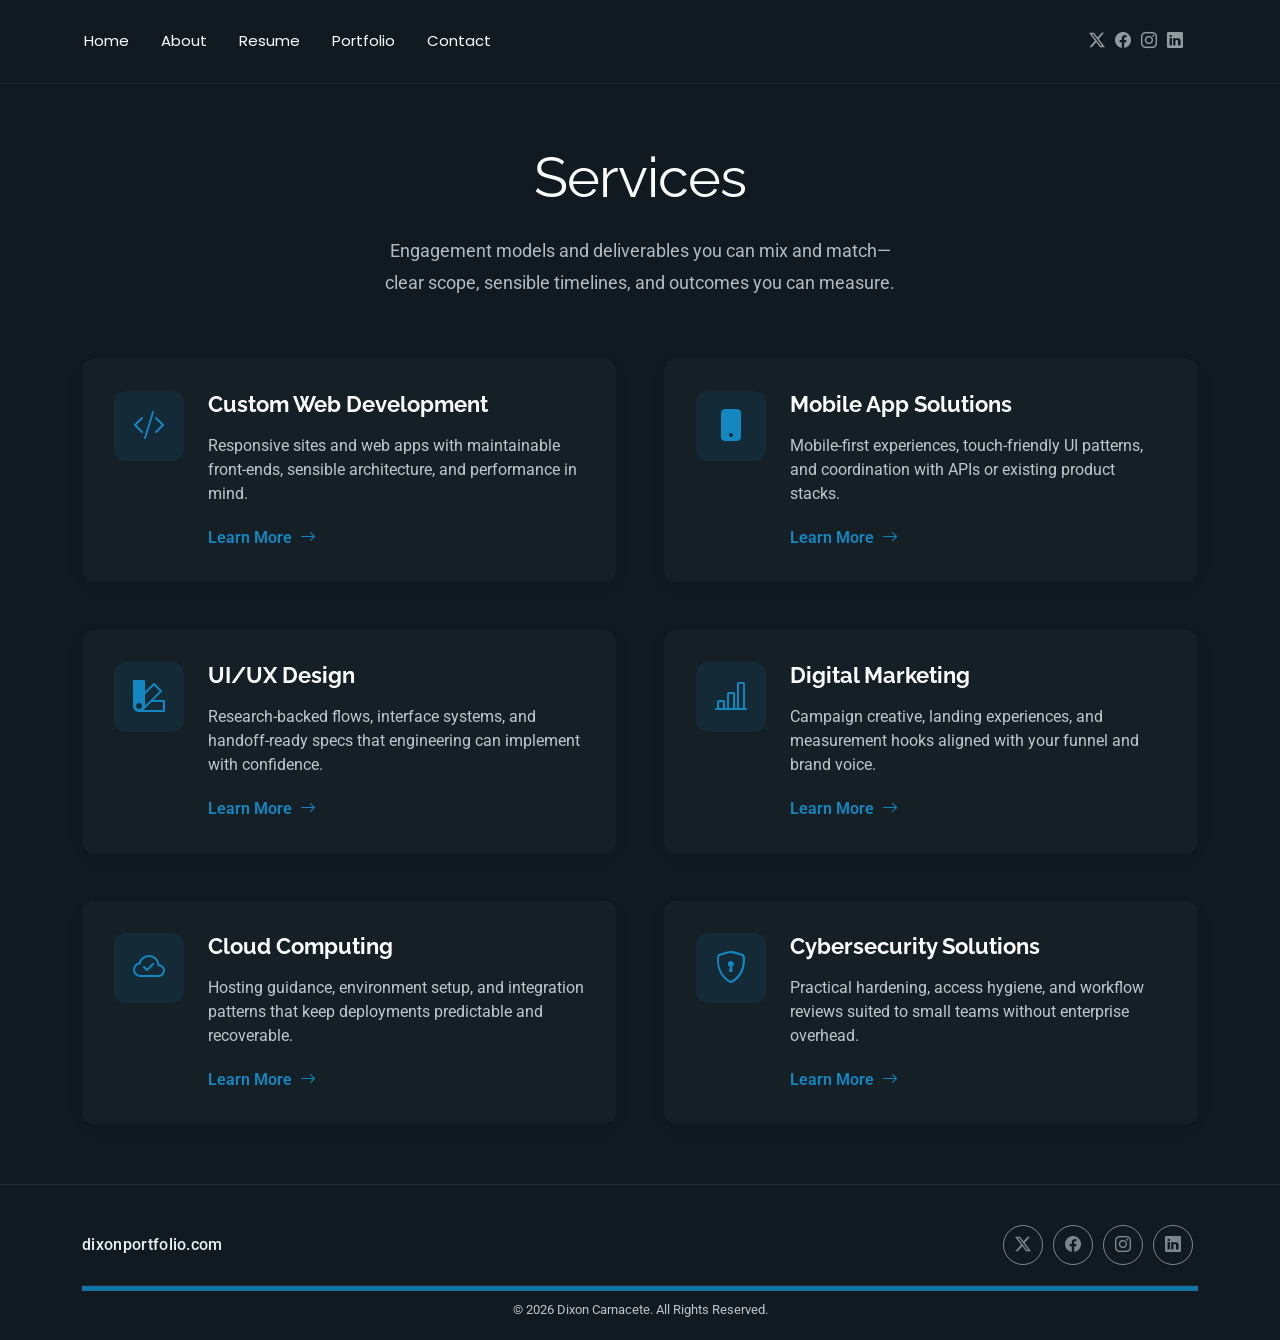
<file: services.html>
<!DOCTYPE html>
<html lang="en">

<head>
  <meta charset="utf-8">
  <meta content="width=device-width, initial-scale=1.0" name="viewport">
  <title>Services — Dixon Carnacete</title>
  <meta name="description" content="Services offered by Dixon Carnacete—design, development, and related support tailored to your team’s goals.">
  <meta name="author" content="Dixon Carnacete">

  <meta name="theme-color" content="#101a20">
  <meta name="msapplication-TileColor" content="#101a20">
  <link rel="manifest" href="assets/site.webmanifest">
  <!-- Favicons from dxn.png — regenerate: python scripts/build_favicons.py -->
  <link rel="icon" type="image/png" sizes="32x32" href="assets/img/favicon-32.png?v=2">
  <link rel="icon" type="image/png" sizes="16x16" href="assets/img/favicon-16.png?v=2">
  <link rel="icon" href="assets/img/favicon.ico?v=2" sizes="48x48">
  <link rel="icon" type="image/png" sizes="192x192" href="assets/img/android-chrome-192.png?v=2">
  <link rel="icon" type="image/png" sizes="512x512" href="assets/img/android-chrome-512.png?v=2">
  <link rel="apple-touch-icon" sizes="180x180" href="assets/img/apple-touch-icon.png?v=2">

  <!-- Fonts -->
  <link href="https://fonts.googleapis.com" rel="preconnect">
  <link href="https://fonts.gstatic.com" rel="preconnect" crossorigin>
  <link href="https://fonts.googleapis.com/css2?family=Roboto:ital,wght@0,100;0,300;0,400;0,500;0,700;0,900;1,100;1,300;1,400;1,500;1,700;1,900&family=Poppins:ital,wght@0,100;0,200;0,300;0,400;0,500;0,600;0,700;0,800;0,900;1,100;1,200;1,300;1,400;1,500;1,600;1,700;1,800;1,900&family=Raleway:ital,wght@0,100;0,200;0,300;0,400;0,500;0,600;0,700;0,800;0,900;1,100;1,200;1,300;1,400;1,500;1,600;1,700;1,800;1,900&display=swap" rel="stylesheet">

  <!-- Vendor CSS Files -->
  <link href="assets/vendor/bootstrap/css/bootstrap.min.css" rel="stylesheet">
  <link href="assets/vendor/bootstrap-icons/bootstrap-icons.css" rel="stylesheet">
  <link href="assets/vendor/aos/aos.css" rel="stylesheet">
  <link href="assets/vendor/swiper/swiper-bundle.min.css" rel="stylesheet">
  <link href="assets/vendor/glightbox/css/glightbox.min.css" rel="stylesheet">

  <!-- Main CSS File -->
  <link href="assets/css/main.css" rel="stylesheet">

  <!-- =======================================================
  * Template Name: FolioOne
  * Template URL: https://bootstrapmade.com/folioone-bootstrap-portfolio-website-template/
  * Updated: Aug 23 2025 with Bootstrap v5.3.7
  * Author: BootstrapMade.com
  * License: https://bootstrapmade.com/license/
  ======================================================== -->
</head>

<body class="services-page">

  <header id="header" class="header d-flex align-items-center light-background sticky-top">
    <div class="container position-relative d-flex align-items-center justify-content-between">

      <!-- <a href="index.html" class="logo d-flex align-items-center me-auto me-xl-0">
      <img src="assets/img/logo.webp" alt="">
      <h1 class="sitename">FolioOne</h1> 
    </a> -->

      <nav id="navmenu" class="navmenu">
        <ul>
          <li><a href="index.html">Home</a></li>
          <li><a href="about.html">About</a></li>
          <li><a href="resume.html">Resume</a></li>
          <li><a href="portfolio.html">Portfolio</a></li>
          <li><a href="contact.html">Contact</a></li>
        </ul>
        <i class="mobile-nav-toggle d-xl-none bi bi-list"></i>
      </nav>

      <div class="header-social-links">
        <a href="#" class="twitter" aria-label="X (Twitter)" rel="noopener noreferrer"><i class="bi bi-twitter-x" aria-hidden="true"></i></a>
        <a href="#" class="facebook" aria-label="Facebook" rel="noopener noreferrer"><i class="bi bi-facebook" aria-hidden="true"></i></a>
        <a href="#" class="instagram" aria-label="Instagram" rel="noopener noreferrer"><i class="bi bi-instagram" aria-hidden="true"></i></a>
        <a href="#" class="linkedin" aria-label="LinkedIn" rel="noopener noreferrer"><i class="bi bi-linkedin" aria-hidden="true"></i></a>
      </div>

    </div>
  </header>

  <main class="main">

    <!-- Services Section -->
    <section id="services" class="services section">

      <!-- Section Title -->
      <div class="container section-title" data-aos="fade-up">
        <h2>Services</h2>
        <p>Engagement models and deliverables you can mix and match—clear scope, sensible timelines, and outcomes you can measure.</p>
      </div><!-- End Section Title -->

      <div class="container" data-aos="fade-up" data-aos-delay="100">

        <div class="row justify-content-center g-5">

          <div class="col-md-6" data-aos="fade-right" data-aos-delay="100">
            <div class="service-item">
              <div class="service-icon">
                <i class="bi bi-code-slash"></i>
              </div>
              <div class="service-content">
                <h3>Custom Web Development</h3>
                <p>Responsive sites and web apps with maintainable front-ends, sensible architecture, and performance in mind.</p>
                <a href="service-details.html" class="service-link">
                  <span>Learn More</span>
                  <i class="bi bi-arrow-right"></i>
                </a>
              </div>
            </div>
          </div><!-- End Service Item -->

          <div class="col-md-6" data-aos="fade-left" data-aos-delay="100">
            <div class="service-item">
              <div class="service-icon">
                <i class="bi bi-phone-fill"></i>
              </div>
              <div class="service-content">
                <h3>Mobile App Solutions</h3>
                <p>Mobile-first experiences, touch-friendly UI patterns, and coordination with APIs or existing product stacks.</p>
                <a href="service-details.html" class="service-link">
                  <span>Learn More</span>
                  <i class="bi bi-arrow-right"></i>
                </a>
              </div>
            </div>
          </div><!-- End Service Item -->

          <div class="col-md-6" data-aos="fade-right" data-aos-delay="200">
            <div class="service-item">
              <div class="service-icon">
                <i class="bi bi-palette2"></i>
              </div>
              <div class="service-content">
                <h3>UI/UX Design</h3>
                <p>Research-backed flows, interface systems, and handoff-ready specs that engineering can implement with confidence.</p>
                <a href="service-details.html" class="service-link">
                  <span>Learn More</span>
                  <i class="bi bi-arrow-right"></i>
                </a>
              </div>
            </div>
          </div><!-- End Service Item -->

          <div class="col-md-6" data-aos="fade-left" data-aos-delay="200">
            <div class="service-item">
              <div class="service-icon">
                <i class="bi bi-bar-chart-line"></i>
              </div>
              <div class="service-content">
                <h3>Digital Marketing</h3>
                <p>Campaign creative, landing experiences, and measurement hooks aligned with your funnel and brand voice.</p>
                <a href="service-details.html" class="service-link">
                  <span>Learn More</span>
                  <i class="bi bi-arrow-right"></i>
                </a>
              </div>
            </div>
          </div><!-- End Service Item -->

          <div class="col-md-6" data-aos="fade-right" data-aos-delay="300">
            <div class="service-item">
              <div class="service-icon">
                <i class="bi bi-cloud-check"></i>
              </div>
              <div class="service-content">
                <h3>Cloud Computing</h3>
                <p>Hosting guidance, environment setup, and integration patterns that keep deployments predictable and recoverable.</p>
                <a href="service-details.html" class="service-link">
                  <span>Learn More</span>
                  <i class="bi bi-arrow-right"></i>
                </a>
              </div>
            </div>
          </div><!-- End Service Item -->

          <div class="col-md-6" data-aos="fade-left" data-aos-delay="300">
            <div class="service-item">
              <div class="service-icon">
                <i class="bi bi-shield-lock"></i>
              </div>
              <div class="service-content">
                <h3>Cybersecurity Solutions</h3>
                <p>Practical hardening, access hygiene, and workflow reviews suited to small teams without enterprise overhead.</p>
                <a href="service-details.html" class="service-link">
                  <span>Learn More</span>
                  <i class="bi bi-arrow-right"></i>
                </a>
              </div>
            </div>
          </div><!-- End Service Item -->

        </div>

      </div>

    </section><!-- /Services Section -->

  </main>

  <footer id="footer" class="footer">

    <div class="container">
      <div class="footer-top">
        <div class="footer-site">
          <a href="https://dixonportfolio.com" class="footer-site-link">dixonportfolio.com</a>
        </div>
        <div class="footer-social social-links d-flex">
          <a href="" aria-label="X (Twitter)" rel="noopener noreferrer"><i class="bi bi-twitter-x" aria-hidden="true"></i></a>
          <a href="" aria-label="Facebook" rel="noopener noreferrer"><i class="bi bi-facebook" aria-hidden="true"></i></a>
          <a href="" aria-label="Instagram" rel="noopener noreferrer"><i class="bi bi-instagram" aria-hidden="true"></i></a>
          <a href="" aria-label="LinkedIn" rel="noopener noreferrer"><i class="bi bi-linkedin" aria-hidden="true"></i></a>
        </div>
      </div>
      <div class="footer-bottom">
        <div class="footer-bottom-rule" aria-hidden="true"></div>
        <p class="footer-bottom-copy">© 2026 Dixon Carnacete. All Rights Reserved.</p>
      </div>
    </div>

  </footer>

  <!-- Scroll Top -->
  <a href="#" id="scroll-top" class="scroll-top d-flex align-items-center justify-content-center" aria-label="Back to top"><i class="bi bi-arrow-up-short" aria-hidden="true"></i></a>

  <!-- Preloader -->
  <div id="preloader"></div>

  <!-- Vendor JS Files -->
  <script src="assets/vendor/bootstrap/js/bootstrap.bundle.min.js"></script>
  <script src="assets/vendor/php-email-form/validate.js"></script>
  <script src="assets/vendor/aos/aos.js"></script>
  <script src="assets/vendor/typed.js/typed.umd.js"></script>
  <script src="assets/vendor/waypoints/noframework.waypoints.js"></script>
  <script src="assets/vendor/purecounter/purecounter_vanilla.js"></script>
  <script src="assets/vendor/swiper/swiper-bundle.min.js"></script>
  <script src="assets/vendor/imagesloaded/imagesloaded.pkgd.min.js"></script>
  <script src="assets/vendor/isotope-layout/isotope.pkgd.min.js"></script>
  <script src="assets/vendor/glightbox/js/glightbox.min.js"></script>

  <!-- Main JS File -->
  <script src="assets/js/main.js"></script>

</body>

</html>
</file>
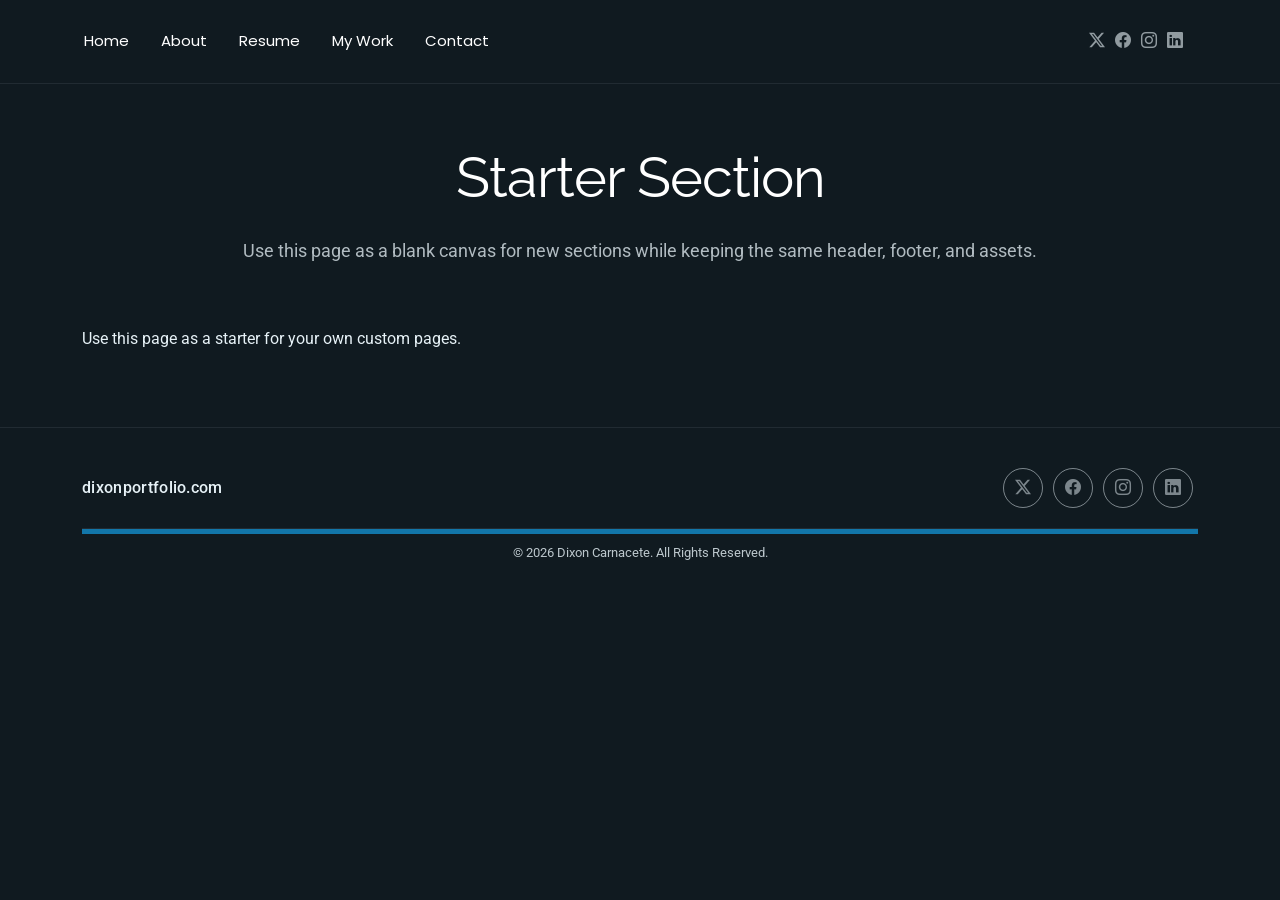
<file: starter-page.html>
<!DOCTYPE html>
<html lang="en">

<head>
  <meta charset="utf-8">
  <meta content="width=device-width, initial-scale=1.0" name="viewport">
  <title>Starter Page — Dixon Carnacete</title>
  <meta name="description" content="Internal starter layout for Dixon Carnacete’s portfolio site.">
  <meta name="author" content="Dixon Carnacete">

  <meta name="theme-color" content="#101a20">
  <meta name="msapplication-TileColor" content="#101a20">
  <link rel="manifest" href="assets/site.webmanifest">
  <!-- Favicons from dxn.png — regenerate: python scripts/build_favicons.py -->
  <link rel="icon" type="image/png" sizes="32x32" href="assets/img/favicon-32.png?v=2">
  <link rel="icon" type="image/png" sizes="16x16" href="assets/img/favicon-16.png?v=2">
  <link rel="icon" href="assets/img/favicon.ico?v=2" sizes="48x48">
  <link rel="icon" type="image/png" sizes="192x192" href="assets/img/android-chrome-192.png?v=2">
  <link rel="icon" type="image/png" sizes="512x512" href="assets/img/android-chrome-512.png?v=2">
  <link rel="apple-touch-icon" sizes="180x180" href="assets/img/apple-touch-icon.png?v=2">

  <!-- Fonts -->
  <link href="https://fonts.googleapis.com" rel="preconnect">
  <link href="https://fonts.gstatic.com" rel="preconnect" crossorigin>
  <link href="https://fonts.googleapis.com/css2?family=Roboto:ital,wght@0,100;0,300;0,400;0,500;0,700;0,900;1,100;1,300;1,400;1,500;1,700;1,900&family=Poppins:ital,wght@0,100;0,200;0,300;0,400;0,500;0,600;0,700;0,800;0,900;1,100;1,200;1,300;1,400;1,500;1,600;1,700;1,800;1,900&family=Raleway:ital,wght@0,100;0,200;0,300;0,400;0,500;0,600;0,700;0,800;0,900;1,100;1,200;1,300;1,400;1,500;1,600;1,700;1,800;1,900&display=swap" rel="stylesheet">

  <!-- Vendor CSS Files -->
  <link href="assets/vendor/bootstrap/css/bootstrap.min.css" rel="stylesheet">
  <link href="assets/vendor/bootstrap-icons/bootstrap-icons.css" rel="stylesheet">
  <link href="assets/vendor/aos/aos.css" rel="stylesheet">
  <link href="assets/vendor/swiper/swiper-bundle.min.css" rel="stylesheet">
  <link href="assets/vendor/glightbox/css/glightbox.min.css" rel="stylesheet">

  <!-- Main CSS File -->
  <link href="assets/css/main.css" rel="stylesheet">

  <!-- =======================================================
  * Template Name: FolioOne
  * Template URL: https://bootstrapmade.com/folioone-bootstrap-portfolio-website-template/
  * Updated: Aug 23 2025 with Bootstrap v5.3.7
  * Author: BootstrapMade.com
  * License: https://bootstrapmade.com/license/
  ======================================================== -->
</head>

<body class="starter-page-page">

  <header id="header" class="header d-flex align-items-center light-background sticky-top">
    <div class="container position-relative d-flex align-items-center justify-content-between">

      <!-- <a href="index.html" class="logo d-flex align-items-center me-auto me-xl-0">
      <img src="assets/img/logo.webp" alt="">
      <h1 class="sitename">FolioOne</h1> 
    </a> -->

      <nav id="navmenu" class="navmenu">
        <ul>
          <li><a href="index.html">Home</a></li>
          <li><a href="about.html">About</a></li>
          <li><a href="resume.html">Resume</a></li>
          <li><a href="mywork.html">My Work</a></li>
          <li><a href="contact.html">Contact</a></li>
        </ul>
        <i class="mobile-nav-toggle d-xl-none bi bi-list"></i>
      </nav>

      <div class="header-social-links">
        <a href="#" class="twitter" aria-label="X (Twitter)" rel="noopener noreferrer"><i class="bi bi-twitter-x" aria-hidden="true"></i></a>
        <a href="#" class="facebook" aria-label="Facebook" rel="noopener noreferrer"><i class="bi bi-facebook" aria-hidden="true"></i></a>
        <a href="#" class="instagram" aria-label="Instagram" rel="noopener noreferrer"><i class="bi bi-instagram" aria-hidden="true"></i></a>
        <a href="#" class="linkedin" aria-label="LinkedIn" rel="noopener noreferrer"><i class="bi bi-linkedin" aria-hidden="true"></i></a>
      </div>

    </div>
  </header>

  <main class="main">

    <!-- Starter Section Section -->
    <section id="starter-section" class="starter-section section">

      <!-- Section Title -->
      <div class="container section-title" data-aos="fade-up">
        <h2>Starter Section</h2>
        <p>Use this page as a blank canvas for new sections while keeping the same header, footer, and assets.</p>
      </div><!-- End Section Title -->

      <div class="container" data-aos="fade-up">
        <p>Use this page as a starter for your own custom pages.</p>
      </div>

    </section><!-- /Starter Section Section -->

  </main>

  <footer id="footer" class="footer">

    <div class="container">
      <div class="footer-top">
        <div class="footer-site">
          <a href="https://dixonportfolio.com" class="footer-site-link">dixonportfolio.com</a>
        </div>
        <div class="footer-social social-links d-flex">
          <a href="" aria-label="X (Twitter)" rel="noopener noreferrer"><i class="bi bi-twitter-x" aria-hidden="true"></i></a>
          <a href="" aria-label="Facebook" rel="noopener noreferrer"><i class="bi bi-facebook" aria-hidden="true"></i></a>
          <a href="" aria-label="Instagram" rel="noopener noreferrer"><i class="bi bi-instagram" aria-hidden="true"></i></a>
          <a href="" aria-label="LinkedIn" rel="noopener noreferrer"><i class="bi bi-linkedin" aria-hidden="true"></i></a>
        </div>
      </div>
      <div class="footer-bottom">
        <div class="footer-bottom-rule" aria-hidden="true"></div>
        <p class="footer-bottom-copy">© 2026 Dixon Carnacete. All Rights Reserved.</p>
      </div>
    </div>

  </footer>

  <!-- Scroll Top -->
  <a href="#" id="scroll-top" class="scroll-top d-flex align-items-center justify-content-center" aria-label="Back to top"><i class="bi bi-arrow-up-short" aria-hidden="true"></i></a>

  <!-- Preloader -->
  <div id="preloader"></div>

  <!-- Vendor JS Files -->
  <script src="assets/vendor/bootstrap/js/bootstrap.bundle.min.js"></script>
  <script src="assets/vendor/php-email-form/validate.js"></script>
  <script src="assets/vendor/aos/aos.js"></script>
  <script src="assets/vendor/typed.js/typed.umd.js"></script>
  <script src="assets/vendor/waypoints/noframework.waypoints.js"></script>
  <script src="assets/vendor/purecounter/purecounter_vanilla.js"></script>
  <script src="assets/vendor/swiper/swiper-bundle.min.js"></script>
  <script src="assets/vendor/imagesloaded/imagesloaded.pkgd.min.js"></script>
  <script src="assets/vendor/isotope-layout/isotope.pkgd.min.js"></script>
  <script src="assets/vendor/glightbox/js/glightbox.min.js"></script>

  <!-- Main JS File -->
  <script src="assets/js/main.js"></script>

</body>

</html>
</file>
<file: assets/css/main.css>
/**
* Template Name: FolioOne
* Template URL: https://bootstrapmade.com/folioone-bootstrap-portfolio-website-template/
* Updated: Aug 23 2025 with Bootstrap v5.3.7
* Author: BootstrapMade.com
* License: https://bootstrapmade.com/license/
*/

/*--------------------------------------------------------------
# Font & Color Variables
# Help: https://bootstrapmade.com/color-system/
--------------------------------------------------------------*/
/* Fonts */
:root {
  --default-font: "Roboto",  system-ui, -apple-system, "Segoe UI", Roboto, "Helvetica Neue", Arial, "Noto Sans", "Liberation Sans", sans-serif, "Apple Color Emoji", "Segoe UI Emoji", "Segoe UI Symbol", "Noto Color Emoji";
  --heading-font: "Raleway",  sans-serif;
  --nav-font: "Poppins",  sans-serif;
}

/* Global Colors - The following color variables are used throughout the website. Updating them here will change the color scheme of the entire website */
:root { 
  --background-color: #101a20; /* Background color for the entire website, including individual sections */
  --default-color: #e7f2f7; /* Default color used for the majority of the text content across the entire website */
  --heading-color: #ffffff; /* Color for headings, subheadings and title throughout the website */
  --accent-color: #1387c1; /* Accent color that represents your brand on the website. It's used for buttons, links, and other elements that need to stand out */
  --surface-color: #141f26; /* The surface color is used as a background of boxed elements within sections, such as cards, icon boxes, or other elements that require a visual separation from the global background. */
  --contrast-color: #ffffff; /* Contrast color for text, ensuring readability against backgrounds of accent, heading, or default colors. */
}

/* Nav Menu Colors - The following color variables are used specifically for the navigation menu. They are separate from the global colors to allow for more customization options */
:root {
  --nav-color: #ffffff;  /* The default color of the main navmenu links */
  --nav-hover-color: #1387c1; /* Applied to main navmenu links when they are hovered over or active */
  --nav-mobile-background-color: #213642; /* Used as the background color for mobile navigation menu */
  --nav-dropdown-background-color: #051117; /* Used as the background color for dropdown items that appear when hovering over primary navigation items */
  --nav-dropdown-color: #e7f2f7; /* Used for navigation links of the dropdown items in the navigation menu. */
  --nav-dropdown-hover-color: #1387c1; /* Similar to --nav-hover-color, this color is applied to dropdown navigation links when they are hovered over. */
}

/* Color Presets - These classes override global colors when applied to any section or element, providing reuse of the sam color scheme. */

.light-background {
  --background-color: #142027;
  --surface-color: #325264;
}

.dark-background {
  --background-color: #0b1419;
  --default-color: #ffffff;
  --heading-color: #ffffff;
  --surface-color: #252525;
  --contrast-color: #ffffff;
}

/* Smooth scroll */
:root {
  scroll-behavior: smooth;
}

/*--------------------------------------------------------------
# General Styling & Shared Classes
--------------------------------------------------------------*/
body {
  color: var(--default-color);
  background-color: var(--background-color);
  font-family: var(--default-font);
}

a {
  color: var(--accent-color);
  text-decoration: none;
  transition: 0.3s;
}

a:hover {
  color: color-mix(in srgb, var(--accent-color), transparent 25%);
  text-decoration: none;
}

h1,
h2,
h3,
h4,
h5,
h6 {
  color: var(--heading-color);
  font-family: var(--heading-font);
}

/* PHP Email Form Messages
------------------------------*/
.php-email-form .error-message {
  display: none;
  background: #df1529;
  color: #ffffff;
  text-align: left;
  padding: 15px;
  margin-bottom: 24px;
  font-weight: 600;
}

.php-email-form .sent-message {
  display: none;
  color: #ffffff;
  background: #059652;
  text-align: center;
  padding: 15px;
  margin-bottom: 24px;
  font-weight: 600;
}

.php-email-form .loading {
  display: none;
  background: var(--surface-color);
  text-align: center;
  padding: 15px;
  margin-bottom: 24px;
}

.php-email-form .loading:before {
  content: "";
  display: inline-block;
  border-radius: 50%;
  width: 24px;
  height: 24px;
  margin: 0 10px -6px 0;
  border: 3px solid var(--accent-color);
  border-top-color: var(--surface-color);
  animation: php-email-form-loading 1s linear infinite;
}

@keyframes php-email-form-loading {
  0% {
    transform: rotate(0deg);
  }

  100% {
    transform: rotate(360deg);
  }
}

/*--------------------------------------------------------------
# Global Header
--------------------------------------------------------------*/
.header {
  --background-color: rgba(255, 255, 255, 0);
  color: var(--default-color);
  background-color: var(--background-color);
  padding: 15px 0;
  transition: all 0.5s;
  z-index: 997;
  border-bottom: 1px solid color-mix(in srgb, var(--default-color), transparent 92%);
}

.header .logo {
  line-height: 1;
}

.header .logo img {
  max-height: 36px;
  margin-right: 8px;
}

.header .logo h1 {
  font-size: 32px;
  margin: 0;
  font-weight: 400;
  color: var(--heading-color);
}

.header .header-social-links {
  padding-right: 15px;
}

.header .header-social-links a {
  color: color-mix(in srgb, var(--default-color), transparent 40%);
  padding-left: 6px;
  display: inline-block;
  transition: 0.3s;
  font-size: 16px;
}

.header .header-social-links a:hover {
  color: var(--default-color);
}

.header .header-social-links a i {
  line-height: 0px;
}

@media (max-width: 1200px) {
  .header .logo {
    order: 1;
  }

  .header .header-social-links {
    order: 2;
  }

  .header .navmenu {
    order: 3;
  }
}

/* Global Header on Scroll
------------------------------*/
.scrolled .header {
  --background-color: rgba(16, 26, 32, 0.9);
}

/*--------------------------------------------------------------
# Navigation Menu
--------------------------------------------------------------*/
/* Desktop Navigation */
@media (min-width: 1200px) {
  .navmenu {
    padding: 0;
  }

  .navmenu ul {
    margin: 0;
    padding: 0;
    display: flex;
    list-style: none;
    align-items: center;
  }

  .navmenu li {
    position: relative;
  }

  .navmenu>ul>li {
    white-space: nowrap;
    padding: 15px 28px 15px 0;
  }

  .navmenu>ul>li:last-child {
    padding-right: 0;
  }

  .navmenu a,
  .navmenu a:focus {
    color: var(--nav-color);
    font-size: 15px;
    padding: 0 2px;
    font-family: var(--nav-font);
    font-weight: 400;
    display: flex;
    align-items: center;
    justify-content: space-between;
    white-space: nowrap;
    transition: 0.3s;
    position: relative;
  }

  .navmenu a i,
  .navmenu a:focus i {
    font-size: 12px;
    line-height: 0;
    margin-left: 5px;
    transition: 0.3s;
  }

  .navmenu>ul>li>a:before {
    content: "";
    position: absolute;
    height: 2px;
    bottom: -6px;
    left: 0;
    background-color: var(--nav-hover-color);
    visibility: hidden;
    width: 0px;
    transition: all 0.3s ease-in-out 0s;
  }

  .navmenu a:hover:before,
  .navmenu li:hover>a:before,
  .navmenu .active:before {
    visibility: visible;
    width: 25px;
  }

  .navmenu li:hover>a,
  .navmenu .active,
  .navmenu .active:focus {
    color: var(--nav-hover-color);
  }

  .navmenu .dropdown ul {
    margin: 0;
    padding: 10px 0;
    background: var(--nav-dropdown-background-color);
    display: block;
    position: absolute;
    visibility: hidden;
    left: -5px;
    top: 130%;
    opacity: 0;
    transition: 0.3s;
    border-radius: 4px;
    z-index: 99;
    box-shadow: 0px 0px 30px rgba(0, 0, 0, 0.1);
  }

  .navmenu .dropdown ul li {
    min-width: 200px;
  }

  .navmenu .dropdown ul a {
    padding: 10px 20px;
    font-size: 15px;
    text-transform: none;
    color: var(--nav-dropdown-color);
  }

  .navmenu .dropdown ul a i {
    font-size: 12px;
  }

  .navmenu .dropdown ul a:hover,
  .navmenu .dropdown ul .active:hover,
  .navmenu .dropdown ul li:hover>a {
    color: var(--nav-dropdown-hover-color);
  }

  .navmenu .dropdown:hover>ul {
    opacity: 1;
    top: 100%;
    visibility: visible;
  }

  .navmenu .dropdown .dropdown ul {
    top: 0;
    left: -90%;
    visibility: hidden;
  }

  .navmenu .dropdown .dropdown:hover>ul {
    opacity: 1;
    top: 0;
    left: -100%;
    visibility: visible;
  }
}

/* Mobile Navigation */
@media (max-width: 1199px) {
  .mobile-nav-toggle {
    color: var(--nav-color);
    font-size: 28px;
    line-height: 0;
    margin-right: 10px;
    cursor: pointer;
    transition: color 0.3s;
  }

  .navmenu {
    padding: 0;
    z-index: 9997;
  }

  .navmenu ul {
    display: none;
    list-style: none;
    position: absolute;
    inset: 60px 20px 20px 20px;
    padding: 10px 0;
    margin: 0;
    border-radius: 6px;
    background-color: var(--nav-mobile-background-color);
    border: 1px solid color-mix(in srgb, var(--default-color), transparent 90%);
    box-shadow: none;
    overflow-y: auto;
    transition: 0.3s;
    z-index: 9998;
  }

  .navmenu a,
  .navmenu a:focus {
    color: var(--nav-dropdown-color);
    padding: 10px 20px;
    font-family: var(--nav-font);
    font-size: 17px;
    font-weight: 500;
    display: flex;
    align-items: center;
    justify-content: space-between;
    white-space: nowrap;
    transition: 0.3s;
  }

  .navmenu a i,
  .navmenu a:focus i {
    font-size: 12px;
    line-height: 0;
    margin-left: 5px;
    width: 30px;
    height: 30px;
    display: flex;
    align-items: center;
    justify-content: center;
    border-radius: 50%;
    transition: 0.3s;
    background-color: color-mix(in srgb, var(--accent-color), transparent 90%);
  }

  .navmenu a i:hover,
  .navmenu a:focus i:hover {
    background-color: var(--accent-color);
    color: var(--contrast-color);
  }

  .navmenu a:hover,
  .navmenu .active,
  .navmenu .active:focus {
    color: var(--nav-dropdown-hover-color);
  }

  .navmenu .active i,
  .navmenu .active:focus i {
    background-color: var(--accent-color);
    color: var(--contrast-color);
    transform: rotate(180deg);
  }

  .navmenu .dropdown ul {
    position: static;
    display: none;
    z-index: 99;
    padding: 10px 0;
    margin: 10px 20px;
    background-color: var(--nav-dropdown-background-color);
    transition: all 0.5s ease-in-out;
  }

  .navmenu .dropdown ul ul {
    background-color: rgba(33, 37, 41, 0.1);
  }

  .navmenu .dropdown>.dropdown-active {
    display: block;
    background-color: rgba(33, 37, 41, 0.03);
  }

  .mobile-nav-active {
    overflow: hidden;
  }

  .mobile-nav-active .mobile-nav-toggle {
    color: #fff;
    position: absolute;
    font-size: 32px;
    top: 15px;
    right: 15px;
    margin-right: 0;
    z-index: 9999;
  }

  .mobile-nav-active .navmenu {
    position: fixed;
    overflow: hidden;
    inset: 0;
    background: rgba(33, 37, 41, 0.8);
    transition: 0.3s;
  }

  .mobile-nav-active .navmenu>ul {
    display: block;
  }
}

/*--------------------------------------------------------------
# Global Footer
--------------------------------------------------------------*/
.footer {
  color: var(--default-color);
  background-color: var(--background-color);
  font-size: 14px;
  padding: 40px 0 0;
  position: relative;
  border-top: 1px solid color-mix(in srgb, var(--default-color), transparent 92%);
}

.footer .footer-top {
  display: flex;
  flex-direction: row;
  flex-wrap: wrap;
  align-items: center;
  justify-content: space-between;
  gap: 1rem 1.5rem;
  padding-bottom: 1.25rem;
}

.footer .footer-site-link {
  font-size: 1rem;
  font-weight: 500;
  color: var(--default-color);
  letter-spacing: 0.02em;
}

.footer .footer-site-link:hover {
  color: var(--accent-color);
}

.footer .footer-social.social-links {
  margin-top: 0;
  justify-content: flex-end;
}

.footer .social-links a {
  display: flex;
  align-items: center;
  justify-content: center;
  width: 40px;
  height: 40px;
  border-radius: 50%;
  border: 1px solid color-mix(in srgb, var(--default-color), transparent 50%);
  font-size: 16px;
  color: color-mix(in srgb, var(--default-color), transparent 50%);
  margin: 0 5px;
  transition: 0.3s;
}

.footer .social-links a:hover {
  color: var(--accent-color);
  border-color: var(--accent-color);
}

.footer .footer-bottom {
  margin-top: 0;
  border-top: 1px solid color-mix(in srgb, var(--default-color), transparent 92%);
}

.footer .footer-bottom-rule {
  height: 5px;
  width: 100%;
  background-color: var(--accent-color);
  opacity: 0.85;
}

.footer .footer-bottom-copy {
  margin: 0;
  padding: 0.65rem 0 1.25rem;
  font-size: 13px;
  line-height: 1.4;
  text-align: center;
  color: color-mix(in srgb, var(--default-color), transparent 20%);
}

@media (max-width: 576px) {
  .footer .footer-top {
    flex-direction: column;
    align-items: center;
    text-align: center;
  }

  .footer .footer-social.social-links {
    justify-content: center;
  }
}

/*--------------------------------------------------------------
# Preloader
--------------------------------------------------------------*/
#preloader {
  position: fixed;
  inset: 0;
  z-index: 9999;
  overflow: hidden;
  background-color: var(--background-color);
  transition: all 0.6s ease-out;
  width: 100%;
  height: 100vh;
}

#preloader:before,
#preloader:after {
  content: "";
  position: absolute;
  border: 4px solid var(--accent-color);
  border-radius: 50%;
  animation: animate-preloader 2s cubic-bezier(0, 0.2, 0.8, 1) infinite;
}

#preloader:after {
  animation-delay: -0.5s;
}

@keyframes animate-preloader {
  0% {
    width: 10px;
    height: 10px;
    top: calc(50% - 5px);
    left: calc(50% - 5px);
    opacity: 1;
  }

  100% {
    width: 72px;
    height: 72px;
    top: calc(50% - 36px);
    left: calc(50% - 36px);
    opacity: 0;
  }
}

/*--------------------------------------------------------------
# Scroll Top Button
--------------------------------------------------------------*/
.scroll-top {
  position: fixed;
  visibility: hidden;
  opacity: 0;
  right: 15px;
  bottom: -15px;
  z-index: 99999;
  background-color: var(--accent-color);
  width: 44px;
  height: 44px;
  border-radius: 50px;
  transition: all 0.4s;
}

.scroll-top i {
  font-size: 24px;
  color: var(--contrast-color);
  line-height: 0;
}

.scroll-top:hover {
  background-color: color-mix(in srgb, var(--accent-color), transparent 20%);
  color: var(--contrast-color);
}

.scroll-top.active {
  visibility: visible;
  opacity: 1;
  bottom: 15px;
}

/*--------------------------------------------------------------
# Disable aos animation delay on mobile devices
--------------------------------------------------------------*/
@media screen and (max-width: 768px) {
  [data-aos-delay] {
    transition-delay: 0 !important;
  }
}

/*--------------------------------------------------------------
# Global Page Titles & Breadcrumbs
--------------------------------------------------------------*/
.page-title {
  color: var(--default-color);
  background-color: var(--background-color);
  position: relative;
}

.page-title .heading {
  padding: 80px 0;
  border-top: 1px solid color-mix(in srgb, var(--default-color), transparent 90%);
}

.page-title .heading h1 {
  font-size: 38px;
  font-weight: 700;
}

.page-title nav {
  background-color: color-mix(in srgb, var(--default-color), transparent 96%);
  padding: 20px 0;
}

.page-title nav ol {
  display: flex;
  flex-wrap: wrap;
  list-style: none;
  padding: 0;
  margin: 0;
  font-size: 16px;
  font-weight: 400;
}

.page-title nav ol li+li {
  padding-left: 10px;
}

.page-title nav ol li+li::before {
  content: "/";
  display: inline-block;
  padding-right: 10px;
  color: color-mix(in srgb, var(--default-color), transparent 70%);
}

/*--------------------------------------------------------------
# Global Sections
--------------------------------------------------------------*/
section,
.section {
  color: var(--default-color);
  background-color: var(--background-color);
  padding: 60px 0;
  scroll-margin-top: 100px;
  overflow: clip;
}

@media (max-width: 1199px) {

  section,
  .section {
    scroll-margin-top: 66px;
  }
}

/*--------------------------------------------------------------
# Global Section Titles
--------------------------------------------------------------*/
.section-title {
  text-align: center;
  padding-bottom: 60px;
  position: relative;
}

.section-title h2 {
  font-size: 3.5rem;
  font-weight: 400;
  line-height: 1.2;
  color: var(--heading-color);
  margin-bottom: 1.5rem;
  letter-spacing: -1px;
}

@media (max-width: 768px) {
  .section-title h2 {
    font-size: 2.5rem;
  }
}

.section-title p {
  font-size: 1.125rem;
  line-height: 1.8;
  color: color-mix(in srgb, var(--default-color), transparent 25%);
  max-width: 900px;
  margin: 0 auto;
  text-wrap: balance;
}

/*--------------------------------------------------------------
# Hero Section
--------------------------------------------------------------*/
.hero {
  padding: 80px 0;
  min-height: 100vh;
  display: flex;
  align-items: center;
}

.hero .hero-content h1 {
  font-size: 3.5rem;
  font-weight: 700;
  margin-bottom: 1rem;
  line-height: 1.2;
}

.hero .hero-content h1 .highlight {
  color: var(--accent-color);
  position: relative;
}

.hero .hero-content h1 .highlight::after {
  content: "";
  position: absolute;
  bottom: 0;
  left: 0;
  width: 100%;
  height: 3px;
  background: linear-gradient(90deg, var(--accent-color), color-mix(in srgb, var(--accent-color), transparent 50%));
  border-radius: 2px;
}

@media (max-width: 768px) {
  .hero .hero-content h1 {
    font-size: 2.5rem;
  }
}

.hero .hero-content h2 {
  font-size: 1.5rem;
  font-weight: 400;
  margin-bottom: 2rem;
  color: color-mix(in srgb, var(--default-color), transparent 20%);
}

.hero .hero-content h2 .typed {
  color: var(--accent-color);
  font-weight: 600;
}

@media (max-width: 768px) {
  .hero .hero-content h2 {
    font-size: 1.25rem;
  }
}

.hero .hero-content p {
  font-size: 1.1rem;
  line-height: 1.6;
  margin-bottom: 2.5rem;
  color: color-mix(in srgb, var(--default-color), transparent 30%);
}

.hero .hero-actions {
  display: flex;
  gap: 1rem;
  margin-bottom: 3rem;
}

.hero .hero-actions .btn {
  padding: 12px 30px;
  border-radius: 50px;
  font-weight: 600;
  text-decoration: none;
  transition: all 0.3s ease;
  border: 2px solid;
}

.hero .hero-actions .btn.btn-primary {
  background: var(--accent-color);
  color: var(--contrast-color);
  border-color: var(--accent-color);
}

.hero .hero-actions .btn.btn-primary:hover {
  background: color-mix(in srgb, var(--accent-color), black 15%);
  border-color: color-mix(in srgb, var(--accent-color), black 15%);
  transform: translateY(-2px);
}

.hero .hero-actions .btn.btn-outline {
  background: transparent;
  color: var(--accent-color);
  border-color: var(--accent-color);
}

.hero .hero-actions .btn.btn-outline:hover {
  transform: translateY(-2px);
}

@media (max-width: 576px) {
  .hero .hero-actions {
    flex-direction: column;
  }

  .hero .hero-actions .btn {
    text-align: center;
  }
}

.hero .social-links {
  display: flex;
  gap: 1rem;
}

.hero .social-links a {
  width: 45px;
  height: 45px;
  background: var(--surface-color);
  border-radius: 50%;
  display: flex;
  align-items: center;
  justify-content: center;
  color: var(--default-color);
  font-size: 1.2rem;
  transition: all 0.3s ease;
}

.hero .social-links a:hover {
  background: var(--accent-color);
  color: var(--contrast-color);
  transform: translateY(-3px);
  box-shadow: 0 8px 25px color-mix(in srgb, var(--accent-color), transparent 70%);
}

.hero .hero-image {
  position: relative;
}

.hero .hero-image .image-wrapper {
  position: relative;
  max-width: 450px;
  margin: 0 auto;
}

.hero .hero-image .image-wrapper img {
  border-radius: 20px;
  box-shadow: 0 5px 15px color-mix(in srgb, var(--default-color), transparent 95%);
  transition: transform 0.3s ease;
}

.hero .hero-image .image-wrapper img:hover {
  transform: scale(1.02);
}

.hero .hero-image .floating-elements {
  position: absolute;
  top: 0;
  left: 0;
  right: 0;
  bottom: 0;
  pointer-events: none;
}

.hero .hero-image .floating-elements .floating-card {
  position: absolute;
  background: var(--surface-color);
  padding: 15px 20px;
  border-radius: 15px;
  box-shadow: 0 10px 30px color-mix(in srgb, var(--default-color), transparent 90%);
  display: flex;
  align-items: center;
  gap: 10px;
  font-weight: 600;
  animation: float 3s ease-in-out infinite;
}

.hero .hero-image .floating-elements .floating-card i {
  font-size: 1.5rem;
  color: var(--accent-color);
}

.hero .hero-image .floating-elements .floating-card.design {
  top: 10%;
  right: -10%;
  animation-delay: 0s;
}

.hero .hero-image .floating-elements .floating-card.code {
  bottom: 30%;
  left: -15%;
  animation-delay: 1s;
}

.hero .hero-image .floating-elements .floating-card.creativity {
  top: 60%;
  right: -5%;
  animation-delay: 2s;
}

@media (max-width: 992px) {
  .hero .hero-image .floating-elements .floating-card {
    display: none;
  }
}

@keyframes float {

  0%,
  100% {
    transform: translateY(0px);
  }

  50% {
    transform: translateY(-10px);
  }
}

@media (max-width: 992px) {
  .hero .hero-content {
    text-align: center;
    margin-bottom: 3rem;
  }
}

/*--------------------------------------------------------------
# About Section
--------------------------------------------------------------*/
.about .intro-content .eyebrow {
  display: inline-block;
  letter-spacing: 0.12em;
  text-transform: uppercase;
  font-size: 12px;
  color: color-mix(in srgb, var(--default-color), transparent 40%);
  margin-bottom: 16px;
}

.about .intro-content .headline {
  font-family: var(--heading-font);
  font-weight: 300;
  line-height: 1.2;
  font-size: clamp(28px, 4vw, 44px);
  margin: 0 0 24px 0;
}

.about .intro-content .lead {
  font-size: 18px;
  line-height: 1.8;
  color: color-mix(in srgb, var(--default-color), transparent 10%);
  margin-bottom: 24px;
}

.about .intro-content p {
  line-height: 1.8;
  margin-bottom: 24px;
  color: color-mix(in srgb, var(--default-color), transparent 5%);
}

.about .intro-content .cta-group {
  display: flex;
  gap: 24px;
  align-items: center;
  margin-top: 24px;
}

.about .intro-content .cta-group .btn-ghost {
  display: inline-flex;
  align-items: center;
  gap: 8px;
  padding: 12px 18px;
  border-radius: 6px;
  color: var(--accent-color);
  background: color-mix(in srgb, var(--accent-color), transparent 92%);
  border: 1px solid color-mix(in srgb, var(--accent-color), transparent 70%);
  transition: 0.3s ease-in-out;
}

.about .intro-content .cta-group .btn-ghost:hover,
.about .intro-content .cta-group .btn-ghost:focus {
  color: var(--contrast-color);
  background: var(--accent-color);
  border-color: var(--accent-color);
  outline: none;
  box-shadow: 0 0 0 3px color-mix(in srgb, var(--accent-color), transparent 70%);
}

.about .intro-content .cta-group .link-underline {
  display: inline-flex;
  align-items: center;
  gap: 8px;
  position: relative;
  color: var(--accent-color);
  padding-bottom: 4px;
  transition: 0.3s ease-in-out;
}

.about .intro-content .cta-group .link-underline::after {
  content: "";
  position: absolute;
  left: 0;
  right: 0;
  bottom: 0;
  height: 1px;
  background: color-mix(in srgb, var(--accent-color), transparent 40%);
  transform: scaleX(0.4);
  transform-origin: left;
  transition: 0.3s ease-in-out;
}

.about .intro-content .cta-group .link-underline:hover,
.about .intro-content .cta-group .link-underline:focus {
  color: color-mix(in srgb, var(--accent-color), transparent 10%);
  outline: none;
}

.about .intro-content .cta-group .link-underline:hover::after,
.about .intro-content .cta-group .link-underline:focus::after {
  transform: scaleX(1);
}

.about .profile-figure {
  margin: 0;
}

.about .profile-figure .profile-photo {
  width: 88%;
  max-width: 440px;
  border-radius: 18px;
  box-shadow: 0 10px 30px color-mix(in srgb, var(--default-color), transparent 92%);
  transform: translateY(0);
  transition: transform 0.3s ease-in-out;
}

.about .profile-figure .profile-caption {
  margin-top: 24px;
  display: flex;
  align-items: center;
  justify-content: center;
}

.about .profile-figure .profile-caption .meta {
  font-size: 14px;
  color: color-mix(in srgb, var(--default-color), transparent 20%);
}

.about .profile-figure .profile-caption .meta .funfact {
  font-size: 13px;
  margin-top: 4px;
  color: color-mix(in srgb, var(--default-color), transparent 35%);
}

.about .profile-figure:hover .profile-photo {
  transform: translateY(-4px);
}

.about .skill-item {
  padding: 24px;
  border-radius: 6px;
  transition: 0.3s ease-in-out;
  background: color-mix(in srgb, var(--surface-color), var(--accent-color) 2%);
  border: 1px solid color-mix(in srgb, var(--default-color), transparent 88%);
  height: 100%;
}

.about .skill-item i {
  font-size: 24px;
  color: var(--accent-color);
  margin-bottom: 16px;
  display: inline-block;
}

.about .skill-item h3 {
  font-size: 16px;
  margin-bottom: 6px;
  font-weight: 500;
}

.about .skill-item p {
  margin: 0;
  font-size: 14px;
  color: color-mix(in srgb, var(--default-color), transparent 25%);
}

.about .skill-item:hover {
  transform: translateY(-3px);
  border-color: color-mix(in srgb, var(--accent-color), transparent 60%);
  box-shadow: 0 10px 30px color-mix(in srgb, var(--default-color), transparent 92%);
}

.about .timeline-item {
  position: relative;
  padding-left: 26px;
}

.about .timeline-item time {
  display: inline-block;
  font-size: 12px;
  letter-spacing: 0.08em;
  text-transform: uppercase;
  color: color-mix(in srgb, var(--default-color), transparent 45%);
  margin-bottom: 6px;
}

.about .timeline-item h4 {
  font-size: 18px;
  font-weight: 400;
  margin: 0 0 6px;
}

.about .timeline-item p {
  font-size: 14px;
  color: color-mix(in srgb, var(--default-color), transparent 25%);
  margin: 0;
}

.about .timeline-item .dot {
  position: absolute;
  left: 0;
  top: 4px;
  width: 10px;
  height: 10px;
  border-radius: 50%;
  background: var(--accent-color);
  box-shadow: 0 0 0 6px color-mix(in srgb, var(--accent-color), transparent 80%);
}

.about .personal-quote {
  padding: 24px 0;
}

.about .personal-quote p {
  font-family: var(--heading-font);
  font-weight: 300;
  font-size: clamp(20px, 3vw, 28px);
  line-height: 1.5;
  color: color-mix(in srgb, var(--default-color), transparent 5%);
  margin: 0 auto;
  max-width: 800px;
}

.about .fact-pill {
  display: flex;
  align-items: center;
  justify-content: center;
  gap: 10px;
  padding: 10px 14px;
  border-radius: 999px;
  border: 1px solid color-mix(in srgb, var(--default-color), transparent 85%);
  background: var(--surface-color);
  color: color-mix(in srgb, var(--default-color), transparent 10%);
  transition: 0.3s ease-in-out;
}

.about .fact-pill i {
  color: var(--accent-color);
}

.about .fact-pill span {
  font-size: 14px;
}

.about .fact-pill:hover {
  transform: translateY(-2px);
  border-color: color-mix(in srgb, var(--accent-color), transparent 60%);
  box-shadow: 0 10px 30px color-mix(in srgb, var(--default-color), transparent 92%);
}

.about .fact-pill:focus-within {
  box-shadow: 0 0 0 3px color-mix(in srgb, var(--accent-color), transparent 70%);
}

@media (max-width: 992px) {
  .about .profile-figure {
    text-align: center !important;
  }

  .about .profile-figure .profile-photo {
    width: 72%;
  }

  .about .intro-content .cta-group {
    flex-wrap: wrap;
  }
}

@media (max-width: 576px) {
  .about .profile-figure .profile-photo {
    width: 100%;
  }
}

/*--------------------------------------------------------------
# Skills Section
--------------------------------------------------------------*/
.skills .section-title {
  padding-bottom: 40px;
}

.skills .section-title h2 {
  margin-bottom: 0;
}

.skills .skill-box {
  display: flex;
  flex-direction: column;
  align-items: center;
  justify-content: center;
  text-align: center;
  gap: 0;
  padding: 24px 16px;
  border-radius: 6px;
  transition: 0.3s ease-in-out;
  background: color-mix(in srgb, var(--surface-color), var(--accent-color) 2%);
  border: 1px solid color-mix(in srgb, var(--default-color), transparent 88%);
  box-shadow: none;
  height: 100%;
}

.skills .skill-box:hover {
  transform: translateY(-3px);
  border-color: color-mix(in srgb, var(--accent-color), transparent 60%);
  box-shadow: 0 10px 30px color-mix(in srgb, var(--default-color), transparent 92%);
}

/* Iconify SVGs — brand colors from Simple Icons; tint with accent where monochrome */
.skills .skill-tech .skill-tech-icon {
  display: block;
  margin-bottom: 14px;
  color: var(--accent-color);
}

.skills .skill-tech .skill-tech-icon svg {
  display: block;
  margin-left: auto;
  margin-right: auto;
}

.skills .skill-tech-label {
  display: block;
  font-size: 15px;
  font-weight: 500;
  line-height: 1.3;
  color: var(--default-color);
  margin: 0;
}

/*--------------------------------------------------------------
# Stats Section
--------------------------------------------------------------*/
.stats .avatars {
  position: relative;
}

.stats .avatars img {
  width: 60px;
  height: 60px;
  border: 3px solid var(--accent-color);
  margin-right: -15px;
  transition: transform 0.3s ease;
}

.stats .avatars img:hover {
  transform: translateY(-5px);
  z-index: 2;
}

.stats .counters h2 {
  color: var(--heading-color);
  font-size: 48px;
  font-weight: 700;
  margin-bottom: 10px;
}

.stats .counters h2 span {
  display: inline-block;
}

.stats .counters p {
  color: var(--default-color);
  font-size: 18px;
  margin: 0;
  opacity: 0.9;
}

@media (max-width: 991px) {
  .stats .row {
    text-align: center;
  }

  .stats .avatars {
    justify-content: center;
    margin-bottom: 40px;
  }

  .stats .counters h2 {
    font-size: 36px;
  }

  .stats .counters p {
    font-size: 16px;
  }

  .stats .counters .col-md-4 {
    margin-bottom: 30px;
  }

  .stats .counters .col-md-4:last-child {
    margin-bottom: 0;
  }
}

@media (max-width: 576px) {
  .stats {
    padding: 60px 0;
  }

  .stats .avatars {
    flex-wrap: wrap;
    justify-content: center;
  }

  .stats .avatars img {
    margin: 0 -8px;
  }
}

/*--------------------------------------------------------------
# Testimonials Section
--------------------------------------------------------------*/
.testimonials .testimonials-carousel,
.testimonials .testimonials-slider {
  overflow: hidden;
}

.testimonials .testimonial-item .testimonial-content {
  border-left: 3px solid var(--accent-color);
  padding-left: 30px;
}

.testimonials .testimonial-item .testimonial-img {
  border-radius: 50%;
  border: 4px solid var(--background-color);
  margin: 0 auto;
}

.testimonials .testimonial-item h3 {
  font-size: 20px;
  font-weight: bold;
  margin: 10px 0 5px 0;
}

.testimonials .testimonial-item h4 {
  font-size: 14px;
  color: color-mix(in srgb, var(--default-color), transparent 40%);
  margin: 0 0 10px 0;
}

.testimonials .testimonial-item .stars i {
  color: #ffc107;
  margin: 0 1px;
}

.testimonials .testimonial-item .quote-icon-left,
.testimonials .testimonial-item .quote-icon-right {
  color: color-mix(in srgb, var(--accent-color), transparent 50%);
  font-size: 26px;
  line-height: 0;
}

.testimonials .testimonial-item .quote-icon-left {
  display: inline-block;
  left: -5px;
  position: relative;
}

.testimonials .testimonial-item .quote-icon-right {
  display: inline-block;
  right: -5px;
  position: relative;
  top: 10px;
  transform: scale(-1, -1);
}

.testimonials .testimonial-item p {
  font-style: italic;
}

.testimonials .swiper-wrapper {
  height: auto;
}

.testimonials .swiper-pagination {
  margin-top: 30px;
  position: relative;
}

.testimonials .swiper-pagination .swiper-pagination-bullet {
  width: 12px;
  height: 12px;
  background-color: color-mix(in srgb, var(--default-color), transparent 85%);
  opacity: 1;
}

.testimonials .swiper-pagination .swiper-pagination-bullet-active {
  background-color: var(--accent-color);
}

/*--------------------------------------------------------------
# Resume Section
--------------------------------------------------------------*/
.resume .resume-item {
  margin-bottom: 3rem;
}

.resume .resume-item .resume-title {
  font-size: 1.75rem;
  font-weight: 700;
  margin-bottom: 1.5rem;
  padding-bottom: 1.5rem;
  position: relative;
  color: var(--heading-color);
}

.resume .resume-item .resume-title::after {
  content: "";
  position: absolute;
  display: block;
  width: 50px;
  height: 3px;
  background: var(--accent-color);
  bottom: 0;
  left: 0;
}

.resume .resume-item .resume-content {
  padding-left: 1.25rem;
  border-left: 2px solid color-mix(in srgb, var(--accent-color), transparent 85%);
}

.resume .resume-item article {
  position: relative;
  margin-bottom: 2.5rem;
}

.resume .resume-item article::before {
  content: "";
  position: absolute;
  width: 16px;
  height: 16px;
  border-radius: 50%;
  left: -1.8rem;
  top: 0.25rem;
  background: var(--background-color);
  border: 2px solid var(--accent-color);
}

.resume .resume-item article h4 {
  font-size: 1.25rem;
  font-weight: 600;
  margin-bottom: 0.5rem;
  color: var(--heading-color);
}

.resume .resume-item article h5 {
  font-size: 1rem;
  background: color-mix(in srgb, var(--accent-color), transparent 92%);
  padding: 0.375rem 0.75rem;
  display: inline-block;
  font-weight: 600;
  margin: 0.5rem 0;
  color: var(--accent-color);
  border-radius: 4px;
}

.resume .resume-item article .institution,
.resume .resume-item article .company {
  font-size: 1rem;
  margin-bottom: 1rem;
  color: color-mix(in srgb, var(--default-color), transparent 25%);
}

.resume .resume-item article p {
  margin-bottom: 1rem;
}

.resume .resume-item article ul {
  padding-left: 1.25rem;
  margin-bottom: 0;
}

.resume .resume-item article ul li {
  padding-bottom: 0.75rem;
  position: relative;
}

.resume .resume-item article ul li:last-child {
  padding-bottom: 0;
}

.resume .skill-item {
  margin-bottom: 2rem;
}

.resume .skill-item-meta {
  display: flex;
  justify-content: space-between;
  align-items: baseline;
  gap: 0.75rem;
  margin-bottom: 0.75rem;
}

.resume .skill-item-meta h4 {
  font-size: 1rem;
  font-weight: 600;
  margin-bottom: 0;
  color: var(--heading-color);
}

.resume .skill-percent {
  font-size: 0.875rem;
  font-weight: 600;
  color: var(--accent-color);
  flex-shrink: 0;
  font-variant-numeric: tabular-nums;
}

.resume .skill-item .progress {
  height: 0.75rem;
  background-color: color-mix(in srgb, var(--accent-color), transparent 92%);
  border-radius: 1rem;
  overflow: visible;
}

.resume .skill-item .progress .progress-bar {
  background-color: var(--accent-color);
  position: relative;
  border-radius: 1rem;
  width: 0;
  transition: width 1s ease;
}

@media (max-width: 991.98px) {
  .resume .resume-item {
    margin-bottom: 2rem;
  }
}

@media (max-width: 767.98px) {
  .resume .resume-content {
    padding-left: 1rem !important;
  }

  .resume article::before {
    left: -2rem !important;
  }
}

/*--------------------------------------------------------------
# Services Section
--------------------------------------------------------------*/
.services .service-item {
  display: flex;
  background-color: var(--surface-color);
  border-radius: 12px;
  padding: 2rem;
  height: 100%;
  position: relative;
  overflow: hidden;
  box-shadow: 0 5px 20px rgba(0, 0, 0, 0.03);
  transition: all 0.4s ease;
}

.services .service-item::before {
  content: "";
  position: absolute;
  left: 0;
  top: 0;
  height: 100%;
  width: 4px;
  background-color: var(--accent-color);
  transform: scaleY(0);
  transform-origin: bottom;
  transition: transform 0.4s cubic-bezier(0.65, 0, 0.35, 1);
}

.services .service-item:hover {
  box-shadow: 0 10px 30px rgba(0, 0, 0, 0.08);
  transform: translateY(-5px);
}

.services .service-item:hover::before {
  transform: scaleY(1);
}

.services .service-item:hover .service-icon {
  background-color: var(--accent-color);
  color: var(--contrast-color);
  transform: rotateY(180deg);
}

.services .service-item:hover .service-icon i {
  transform: rotateY(180deg);
}

.services .service-item:hover .service-link i {
  transform: translateX(5px);
}

.services .service-icon {
  flex-shrink: 0;
  width: 70px;
  height: 70px;
  border-radius: 12px;
  background-color: color-mix(in srgb, var(--accent-color), transparent 90%);
  color: var(--accent-color);
  display: flex;
  align-items: center;
  justify-content: center;
  margin-right: 1.5rem;
  transition: all 0.5s ease;
}

.services .service-icon i {
  font-size: 2rem;
  transition: transform 0.5s ease;
}

.services .service-content {
  flex-grow: 1;
}

.services .service-content h3 {
  font-size: 1.4rem;
  margin-bottom: 1rem;
  font-weight: 700;
  color: var(--heading-color);
}

.services .service-content p {
  margin-bottom: 1.25rem;
  color: color-mix(in srgb, var(--default-color), transparent 20%);
}

.services .service-link {
  display: inline-flex;
  align-items: center;
  color: var(--accent-color);
  font-weight: 600;
  text-decoration: none;
  transition: color 0.3s ease;
}

.services .service-link span {
  margin-right: 0.5rem;
}

.services .service-link i {
  transition: transform 0.3s ease;
}

.services .service-link:hover {
  color: color-mix(in srgb, var(--accent-color), transparent 25%);
}

@media (max-width: 767.98px) {
  .services .service-item {
    padding: 1.5rem;
    margin-bottom: 1rem;
  }

  .services .service-icon {
    width: 60px;
    height: 60px;
    margin-right: 1rem;
  }

  .services .service-icon i {
    font-size: 1.5rem;
  }

  .services .service-content h3 {
    font-size: 1.2rem;
    margin-bottom: 0.75rem;
  }

  .services .service-content p {
    margin-bottom: 1rem;
    font-size: 0.95rem;
  }
}

@media (max-width: 575.98px) {
  .services .service-item {
    flex-direction: column;
    text-align: center;
  }

  .services .service-item::before {
    width: 100%;
    height: 4px;
    transform: scaleX(0);
    transform-origin: left;
  }

  .services .service-item:hover::before {
    transform: scaleX(1);
  }

  .services .service-icon {
    margin-right: 0;
    margin-bottom: 1.25rem;
  }

  .services .service-link {
    justify-content: center;
  }
}

/*--------------------------------------------------------------
# Service Details Section
--------------------------------------------------------------*/
.service-details .service-hero {
  margin-bottom: 4rem;
}

.service-details .service-hero .service-meta {
  display: flex;
  align-items: center;
  gap: 1rem;
  margin-bottom: 1.5rem;
}

.service-details .service-hero .service-meta .service-category {
  background: color-mix(in srgb, var(--accent-color), transparent 85%);
  color: var(--accent-color);
  padding: 0.5rem 1rem;
  border-radius: 20px;
  font-size: 0.85rem;
  font-weight: 500;
  letter-spacing: 0.5px;
}

.service-details .service-hero .service-meta .reading-time {
  color: color-mix(in srgb, var(--default-color), transparent 50%);
  font-size: 0.9rem;
  font-weight: 300;
}

.service-details .service-hero h1 {
  font-size: 3.5rem;
  font-weight: 300;
  line-height: 1.2;
  margin-bottom: 1.5rem;
  color: var(--heading-color);
  letter-spacing: -0.02em;
}

.service-details .service-hero .service-description {
  font-size: 1.25rem;
  line-height: 1.7;
  color: color-mix(in srgb, var(--default-color), transparent 25%);
  font-weight: 300;
  margin: 0;
}

.service-details .service-visual {
  margin-bottom: 4rem;
  overflow: hidden;
  border-radius: 4px;
}

.service-details .service-visual img {
  width: 100%;
  height: 400px;
  object-fit: cover;
  transition: transform 0.5s ease;
}

.service-details .service-visual img:hover {
  transform: scale(1.02);
}

.service-details .service-narrative {
  margin-bottom: 5rem;
}

.service-details .service-narrative h3 {
  font-size: 2rem;
  font-weight: 300;
  margin-bottom: 2rem;
  color: var(--heading-color);
  letter-spacing: -0.01em;
}

.service-details .service-narrative p {
  font-size: 1.1rem;
  line-height: 1.8;
  margin-bottom: 2rem;
  color: var(--default-color);
  font-weight: 300;
}

.service-details .benefits-grid {
  display: grid;
  grid-template-columns: repeat(auto-fit, minmax(280px, 1fr));
  gap: 2.5rem;
  margin-top: 3rem;
}

.service-details .benefits-grid .benefit-card {
  text-align: center;
  padding: 0;
}

.service-details .benefits-grid .benefit-card .benefit-icon {
  width: 60px;
  height: 60px;
  background: color-mix(in srgb, var(--accent-color), transparent 90%);
  border-radius: 50%;
  display: flex;
  align-items: center;
  justify-content: center;
  margin: 0 auto 1.5rem;
  transition: all 0.3s ease;
}

.service-details .benefits-grid .benefit-card .benefit-icon i {
  font-size: 1.5rem;
  color: var(--accent-color);
}

.service-details .benefits-grid .benefit-card:hover .benefit-icon {
  background: var(--accent-color);
  transform: translateY(-2px);
}

.service-details .benefits-grid .benefit-card:hover .benefit-icon i {
  color: var(--contrast-color);
}

.service-details .benefits-grid .benefit-card h4 {
  font-size: 1.2rem;
  font-weight: 400;
  margin-bottom: 1rem;
  color: var(--heading-color);
}

.service-details .benefits-grid .benefit-card p {
  font-size: 1rem;
  line-height: 1.6;
  color: color-mix(in srgb, var(--default-color), transparent 30%);
  margin: 0;
}

.service-details .timeline-section {
  margin-bottom: 4rem;
}

.service-details .timeline-section h3 {
  font-size: 2rem;
  font-weight: 300;
  margin-bottom: 3rem;
  color: var(--heading-color);
  letter-spacing: -0.01em;
}

.service-details .timeline-section .timeline {
  position: relative;
}

.service-details .timeline-section .timeline::before {
  content: "";
  position: absolute;
  left: 30px;
  top: 0;
  bottom: 0;
  width: 1px;
  background: color-mix(in srgb, var(--default-color), transparent 85%);
}

.service-details .timeline-section .timeline .timeline-item {
  position: relative;
  padding-left: 80px;
  margin-bottom: 3rem;
}

.service-details .timeline-section .timeline .timeline-item:last-child {
  margin-bottom: 0;
}

.service-details .timeline-section .timeline .timeline-item .timeline-marker {
  position: absolute;
  left: 0;
  top: 0;
  width: 60px;
  height: 60px;
  background: var(--surface-color);
  border: 2px solid color-mix(in srgb, var(--accent-color), transparent 70%);
  border-radius: 50%;
  display: flex;
  align-items: center;
  justify-content: center;
  z-index: 1;
}

.service-details .timeline-section .timeline .timeline-item .timeline-marker span {
  font-size: 1.2rem;
  font-weight: 500;
  color: var(--accent-color);
}

.service-details .timeline-section .timeline .timeline-item .timeline-content h4 {
  font-size: 1.3rem;
  font-weight: 400;
  margin-bottom: 0.75rem;
  color: var(--heading-color);
}

.service-details .timeline-section .timeline .timeline-item .timeline-content p {
  font-size: 1rem;
  line-height: 1.6;
  margin-bottom: 0.5rem;
  color: var(--default-color);
}

.service-details .timeline-section .timeline .timeline-item .timeline-content small {
  color: color-mix(in srgb, var(--default-color), transparent 40%);
  font-size: 0.9rem;
  font-weight: 500;
}

.service-details .service-sidebar {
  padding-left: 2rem;
}

@media (max-width: 992px) {
  .service-details .service-sidebar {
    padding-left: 0;
    margin-top: 4rem;
  }
}

.service-details .overview-card,
.service-details .success-story,
.service-details .consultation-form {
  background: var(--surface-color);
  border-radius: 8px;
  padding: 2.5rem;
  margin-bottom: 2.5rem;
  border: 1px solid color-mix(in srgb, var(--default-color), transparent 93%);
  transition: all 0.3s ease;
}

.service-details .overview-card:hover,
.service-details .success-story:hover,
.service-details .consultation-form:hover {
  border-color: color-mix(in srgb, var(--accent-color), transparent 80%);
}

.service-details .overview-card .overview-header h4 {
  font-size: 1.4rem;
  font-weight: 400;
  margin-bottom: 2rem;
  color: var(--heading-color);
}

.service-details .overview-card .overview-stats {
  display: grid;
  grid-template-columns: repeat(3, 1fr);
  gap: 1.5rem;
  margin-bottom: 2rem;
}

.service-details .overview-card .overview-stats .stat-item {
  text-align: center;
}

.service-details .overview-card .overview-stats .stat-item .stat-number {
  font-size: 2rem;
  font-weight: 300;
  color: var(--accent-color);
  line-height: 1;
  margin-bottom: 0.5rem;
}

.service-details .overview-card .overview-stats .stat-item .stat-label {
  font-size: 0.85rem;
  color: color-mix(in srgb, var(--default-color), transparent 40%);
  font-weight: 500;
  text-transform: uppercase;
  letter-spacing: 0.5px;
}

.service-details .overview-card .overview-details {
  border-top: 1px solid color-mix(in srgb, var(--default-color), transparent 90%);
  padding-top: 1.5rem;
}

.service-details .overview-card .overview-details .detail-row {
  display: flex;
  justify-content: space-between;
  align-items: center;
  margin-bottom: 1rem;
}

.service-details .overview-card .overview-details .detail-row:last-child {
  margin-bottom: 0;
}

.service-details .overview-card .overview-details .detail-row .detail-label {
  font-size: 0.95rem;
  color: color-mix(in srgb, var(--default-color), transparent 30%);
  font-weight: 400;
}

.service-details .overview-card .overview-details .detail-row .detail-value {
  font-size: 0.95rem;
  color: var(--heading-color);
  font-weight: 500;
}

.service-details .success-story .story-quote p {
  font-size: 1.1rem;
  line-height: 1.7;
  color: color-mix(in srgb, var(--default-color), transparent 20%);
  font-style: italic;
  margin-bottom: 2rem;
}

.service-details .success-story .story-author {
  display: flex;
  align-items: center;
  gap: 1rem;
  margin-bottom: 1.5rem;
}

.service-details .success-story .story-author .author-avatar {
  width: 50px;
  height: 50px;
  border-radius: 50%;
  object-fit: cover;
}

.service-details .success-story .story-author .author-details h5 {
  font-size: 1rem;
  font-weight: 500;
  margin-bottom: 0.25rem;
  color: var(--heading-color);
}

.service-details .success-story .story-author .author-details span {
  display: block;
  font-size: 0.9rem;
  color: color-mix(in srgb, var(--default-color), transparent 40%);
  margin-bottom: 0.25rem;
}

.service-details .success-story .story-author .author-details small {
  font-size: 0.8rem;
  color: color-mix(in srgb, var(--default-color), transparent 50%);
}

.service-details .success-story .story-metrics {
  display: grid;
  grid-template-columns: repeat(2, 1fr);
  gap: 1rem;
  padding-top: 1.5rem;
  border-top: 1px solid color-mix(in srgb, var(--default-color), transparent 90%);
}

.service-details .success-story .story-metrics .metric {
  text-align: center;
}

.service-details .success-story .story-metrics .metric .metric-value {
  font-size: 1.5rem;
  font-weight: 500;
  color: var(--accent-color);
  display: block;
  margin-bottom: 0.25rem;
}

.service-details .success-story .story-metrics .metric .metric-label {
  font-size: 0.8rem;
  color: color-mix(in srgb, var(--default-color), transparent 40%);
  text-transform: uppercase;
  letter-spacing: 0.5px;
}

.service-details .consultation-form .form-header {
  margin-bottom: 2rem;
}

.service-details .consultation-form .form-header h4 {
  font-size: 1.4rem;
  font-weight: 400;
  margin-bottom: 0.75rem;
  color: var(--heading-color);
}

.service-details .consultation-form .form-header p {
  font-size: 0.95rem;
  line-height: 1.6;
  color: color-mix(in srgb, var(--default-color), transparent 30%);
  margin: 0;
}

.service-details .consultation-form .form-group {
  margin-bottom: 1.5rem;
}

.service-details .consultation-form .form-input {
  width: 100%;
  padding: 1rem;
  border: 1px solid color-mix(in srgb, var(--default-color), transparent 85%);
  border-radius: 4px;
  font-size: 0.95rem;
  transition: all 0.3s ease;
  background: transparent;
}

.service-details .consultation-form .form-input:focus {
  outline: none;
  border-color: var(--accent-color);
  box-shadow: 0 0 0 3px color-mix(in srgb, var(--accent-color), transparent 90%);
}

.service-details .consultation-form input[type=text],
.service-details .consultation-form input[type=email],
.service-details .consultation-form input[type=tel],
.service-details .consultation-form select,
.service-details .consultation-form textarea {
  color: var(--default-color);
  background-color: var(--surface-color);
  font-size: 14px;
  border-color: color-mix(in srgb, var(--default-color), transparent 80%);
}

.service-details .consultation-form input[type=text]:focus,
.service-details .consultation-form input[type=email]:focus,
.service-details .consultation-form input[type=tel]:focus,
.service-details .consultation-form select:focus,
.service-details .consultation-form textarea:focus {
  border-color: var(--accent-color);
}

.service-details .consultation-form input[type=text]::placeholder,
.service-details .consultation-form input[type=email]::placeholder,
.service-details .consultation-form input[type=tel]::placeholder,
.service-details .consultation-form select::placeholder,
.service-details .consultation-form textarea::placeholder {
  color: color-mix(in srgb, var(--default-color), transparent 70%);
}

.service-details .consultation-form .btn-consultation {
  background: var(--accent-color);
  color: var(--contrast-color);
  border: none;
  padding: 1rem 2rem;
  border-radius: 4px;
  font-size: 0.95rem;
  font-weight: 500;
  width: 100%;
  display: flex;
  align-items: center;
  justify-content: center;
  gap: 0.5rem;
  transition: all 0.3s ease;
  text-transform: none;
}

.service-details .consultation-form .btn-consultation:hover {
  background: color-mix(in srgb, var(--accent-color), transparent 10%);
  transform: translateY(-1px);
}

.service-details .consultation-form .btn-consultation i {
  font-size: 0.9rem;
}

@media (max-width: 768px) {
  .service-details .service-hero h1 {
    font-size: 2.5rem;
  }

  .service-details .service-hero .service-description {
    font-size: 1.1rem;
  }

  .service-details .service-visual img {
    height: 250px;
  }

  .service-details .benefits-grid {
    grid-template-columns: 1fr;
    gap: 2rem;
  }

  .service-details .timeline-section .timeline::before {
    left: 20px;
  }

  .service-details .timeline-section .timeline .timeline-item {
    padding-left: 60px;
  }

  .service-details .timeline-section .timeline .timeline-item .timeline-marker {
    width: 40px;
    height: 40px;
  }

  .service-details .timeline-section .timeline .timeline-item .timeline-marker span {
    font-size: 1rem;
  }

  .service-details .overview-card .overview-stats {
    grid-template-columns: 1fr;
    gap: 1rem;
  }
}

/*--------------------------------------------------------------
# Portfolio Section
--------------------------------------------------------------*/
.portfolio .portfolio-filters {
  display: flex;
  justify-content: center;
  flex-wrap: wrap;
  gap: 10px;
  margin-bottom: 30px;
  padding: 0;
  list-style: none;
}

.portfolio .portfolio-filters li {
  padding: 8px 20px;
  font-size: 0.95rem;
  font-weight: 500;
  border-radius: 30px;
  cursor: pointer;
  transition: all 0.3s ease;
  background-color: color-mix(in srgb, var(--accent-color), transparent 90%);
  color: var(--accent-color);
}

.portfolio .portfolio-filters li:hover {
  background-color: color-mix(in srgb, var(--accent-color), transparent 80%);
}

.portfolio .portfolio-filters li.filter-active {
  background-color: var(--accent-color);
  color: var(--contrast-color);
}

.portfolio .portfolio-card {
  background-color: var(--surface-color);
  border-radius: 10px;
  overflow: hidden;
  box-shadow: 0 5px 15px rgba(0, 0, 0, 0.05);
  margin-bottom: 30px;
  transition: all 0.3s ease;
}

.portfolio .portfolio-card:hover {
  transform: translateY(-10px);
  box-shadow: 0 10px 30px rgba(0, 0, 0, 0.1);
}

.portfolio .portfolio-card:hover .portfolio-img .portfolio-overlay {
  opacity: 1;
}

.portfolio .portfolio-card:hover .portfolio-img img {
  transform: scale(1.1);
}

.portfolio .portfolio-card .portfolio-img {
  position: relative;
  overflow: hidden;
}

.portfolio .portfolio-card .portfolio-img img {
  width: 100%;
  height: auto;
  transition: transform 0.5s ease;
}

.portfolio .portfolio-card .portfolio-img .portfolio-overlay {
  position: absolute;
  top: 0;
  left: 0;
  width: 100%;
  height: 100%;
  background: rgba(0, 0, 0, 0.6);
  display: flex;
  align-items: center;
  justify-content: center;
  gap: 15px;
  opacity: 0;
  transition: all 0.3s ease;
}

.portfolio .portfolio-card .portfolio-img .portfolio-overlay a {
  width: 45px;
  height: 45px;
  background-color: var(--accent-color);
  color: var(--contrast-color);
  border-radius: 50%;
  display: flex;
  align-items: center;
  justify-content: center;
  font-size: 1.2rem;
  transition: all 0.3s ease;
}

.portfolio .portfolio-card .portfolio-img .portfolio-overlay a:hover {
  background-color: color-mix(in srgb, var(--accent-color), #fff 20%);
  transform: translateY(-5px);
}

.portfolio .portfolio-card .portfolio-info {
  padding: 20px;
}

.portfolio .portfolio-card .portfolio-info h4 {
  font-size: 1.2rem;
  font-weight: 700;
  margin-bottom: 5px;
  color: var(--heading-color);
}

.portfolio .portfolio-card .portfolio-info p {
  font-size: 0.9rem;
  color: var(--default-color);
  margin-bottom: 10px;
}

.portfolio .portfolio-card .portfolio-info .portfolio-tags {
  display: flex;
  flex-wrap: wrap;
  gap: 8px;
}

.portfolio .portfolio-card .portfolio-info .portfolio-tags span {
  font-size: 0.8rem;
  padding: 4px 12px;
  border-radius: 20px;
  background-color: color-mix(in srgb, var(--accent-color), transparent 90%);
  color: var(--accent-color);
}

.portfolio .btn-primary {
  background-color: var(--accent-color);
  border-color: var(--accent-color);
  color: var(--contrast-color);
  padding: 12px 30px;
  font-weight: 600;
  border-radius: 5px;
  transition: all 0.3s ease;
}

.portfolio .btn-primary:hover {
  background-color: color-mix(in srgb, var(--accent-color), #000 10%);
  border-color: color-mix(in srgb, var(--accent-color), #000 10%);
  transform: translateY(-3px);
  box-shadow: 0 5px 15px rgba(0, 0, 0, 0.1);
}

/*--------------------------------------------------------------
# Portfolio Details Section
--------------------------------------------------------------*/
.portfolio-details {
  --section-spacing: 2.5rem;
}

.portfolio-details .portfolio-details-media {
  position: relative;
}

.portfolio-details .portfolio-details-media .main-image {
  margin-bottom: 1rem;
  border-radius: 20px;
  overflow: hidden;
  box-shadow: 0 10px 30px rgba(0, 0, 0, 0.08);
}

.portfolio-details .portfolio-details-media .main-image .portfolio-details-slider {
  position: relative;
}

.portfolio-details .portfolio-details-media .main-image .portfolio-details-slider .swiper-wrapper {
  height: auto !important;
}

.portfolio-details .portfolio-details-media .main-image .portfolio-details-slider .swiper-slide img {
  aspect-ratio: 3/2;
  object-fit: cover;
  width: 100%;
}

.portfolio-details .portfolio-details-media .main-image .portfolio-details-slider .swiper-button-next,
.portfolio-details .portfolio-details-media .main-image .portfolio-details-slider .swiper-button-prev {
  background-color: var(--contrast-color);
  width: 40px;
  height: 40px;
  border-radius: 50%;
  transition: all 0.3s ease;
}

.portfolio-details .portfolio-details-media .main-image .portfolio-details-slider .swiper-button-next:after,
.portfolio-details .portfolio-details-media .main-image .portfolio-details-slider .swiper-button-prev:after {
  font-size: 16px;
  color: var(--accent-color);
  font-weight: bold;
}

.portfolio-details .portfolio-details-media .main-image .portfolio-details-slider .swiper-button-next:hover,
.portfolio-details .portfolio-details-media .main-image .portfolio-details-slider .swiper-button-prev:hover {
  background-color: var(--accent-color);
}

.portfolio-details .portfolio-details-media .main-image .portfolio-details-slider .swiper-button-next:hover:after,
.portfolio-details .portfolio-details-media .main-image .portfolio-details-slider .swiper-button-prev:hover:after {
  color: var(--contrast-color);
}

.portfolio-details .portfolio-details-media .thumbnail-grid img {
  height: 80px;
  object-fit: cover;
  border-radius: 8px;
  cursor: pointer;
  transition: all 0.3s ease;
  box-shadow: 0 4px 10px rgba(0, 0, 0, 0.05);
}

.portfolio-details .portfolio-details-media .thumbnail-grid img:hover {
  transform: translateY(-5px);
  box-shadow: 0 8px 15px rgba(0, 0, 0, 0.1);
}

.portfolio-details .portfolio-details-media .tech-stack-badges {
  display: flex;
  flex-wrap: wrap;
  gap: 10px;
  margin-top: 1.5rem;
}

.portfolio-details .portfolio-details-media .tech-stack-badges span {
  display: inline-block;
  padding: 6px 12px;
  font-size: 13px;
  font-weight: 500;
  border-radius: 20px;
  background-color: color-mix(in srgb, var(--heading-color), transparent 85%);
  color: var(--heading-color);
  transition: all 0.3s ease;
}

.portfolio-details .portfolio-details-media .tech-stack-badges span:hover {
  background-color: color-mix(in srgb, var(--heading-color), transparent 70%);
  transform: translateY(-2px);
}

.portfolio-details .portfolio-details-content {
  padding: 0 0 0 2rem;
  height: 100%;
  display: flex;
  flex-direction: column;
}

.portfolio-details .portfolio-details-content .project-meta {
  display: flex;
  flex-wrap: wrap;
  justify-content: space-between;
  margin-bottom: 1.5rem;
}

.portfolio-details .portfolio-details-content .project-meta .badge-wrapper .project-badge {
  display: inline-block;
  padding: 8px 16px;
  background-color: color-mix(in srgb, var(--accent-color), transparent 90%);
  color: var(--accent-color);
  border-radius: 30px;
  font-weight: 600;
  font-size: 14px;
}

.portfolio-details .portfolio-details-content .project-meta .date-client {
  display: flex;
  gap: 1.5rem;
}

.portfolio-details .portfolio-details-content .project-meta .date-client .meta-item {
  display: flex;
  align-items: center;
  font-size: 14px;
  color: color-mix(in srgb, var(--default-color), transparent 30%);
}

.portfolio-details .portfolio-details-content .project-meta .date-client .meta-item i {
  margin-right: 6px;
  color: var(--accent-color);
}

.portfolio-details .portfolio-details-content .project-title {
  font-size: 2.2rem;
  margin-bottom: 1rem;
  font-weight: 700;
  line-height: 1.2;
  color: var(--heading-color);
}

.portfolio-details .portfolio-details-content .project-website {
  display: flex;
  align-items: center;
  margin-bottom: 1.5rem;
}

.portfolio-details .portfolio-details-content .project-website i {
  font-size: 22px;
  color: var(--accent-color);
  margin-right: 8px;
}

.portfolio-details .portfolio-details-content .project-website a {
  font-weight: 500;
  transition: all 0.3s;
}

.portfolio-details .portfolio-details-content .project-website a:hover {
  letter-spacing: 0.5px;
}

.portfolio-details .portfolio-details-content .project-overview {
  margin-bottom: var(--section-spacing);
}

.portfolio-details .portfolio-details-content .project-overview .lead {
  font-size: 1.1rem;
  line-height: 1.7;
  color: color-mix(in srgb, var(--default-color), transparent 15%);
  margin-bottom: 1.5rem;
}

.portfolio-details .portfolio-details-content .project-overview .project-accordion .accordion-item {
  border: none;
  background: none;
  margin-bottom: 10px;
}

.portfolio-details .portfolio-details-content .project-overview .project-accordion .accordion-item .accordion-header .accordion-button {
  padding: 1rem;
  font-weight: 600;
  font-size: 1rem;
  color: var(--heading-color);
  background-color: color-mix(in srgb, var(--surface-color), transparent 70%);
  border-radius: 8px !important;
  box-shadow: none;
}

.portfolio-details .portfolio-details-content .project-overview .project-accordion .accordion-item .accordion-header .accordion-button:not(.collapsed) {
  background-color: var(--surface-color);
  color: var(--accent-color);
  border-bottom-left-radius: 0 !important;
  border-bottom-right-radius: 0 !important;
  box-shadow: 0 4px 10px rgba(0, 0, 0, 0.03);
}

.portfolio-details .portfolio-details-content .project-overview .project-accordion .accordion-item .accordion-header .accordion-button:not(.collapsed) i {
  color: var(--accent-color);
}

.portfolio-details .portfolio-details-content .project-overview .project-accordion .accordion-item .accordion-header .accordion-button::after {
  background-size: 14px;
  width: 14px;
  height: 14px;
}

.portfolio-details .portfolio-details-content .project-overview .project-accordion .accordion-item .accordion-header .accordion-button i {
  font-size: 1.1rem;
}

.portfolio-details .portfolio-details-content .project-overview .project-accordion .accordion-item .accordion-body {
  padding: 1rem;
  background-color: var(--surface-color);
  border-bottom-left-radius: 8px;
  border-bottom-right-radius: 8px;
}

.portfolio-details .portfolio-details-content .project-overview .project-accordion .accordion-item .accordion-body p {
  margin-bottom: 0;
  color: color-mix(in srgb, var(--default-color), transparent 25%);
  line-height: 1.6;
}

.portfolio-details .portfolio-details-content .project-features {
  margin-bottom: var(--section-spacing);
}

.portfolio-details .portfolio-details-content .project-features h3 {
  display: flex;
  align-items: center;
  font-size: 1.25rem;
  margin-bottom: 1.2rem;
}

.portfolio-details .portfolio-details-content .project-features h3 i {
  margin-right: 10px;
  color: var(--accent-color);
  font-size: 1.1em;
}

.portfolio-details .portfolio-details-content .project-features .feature-list {
  list-style: none;
  padding-left: 0;
}

.portfolio-details .portfolio-details-content .project-features .feature-list li {
  display: flex;
  align-items: center;
  padding: 8px 0;
  font-size: 15px;
  color: color-mix(in srgb, var(--default-color), transparent 15%);
}

.portfolio-details .portfolio-details-content .project-features .feature-list li i {
  color: var(--accent-color);
  margin-right: 10px;
  font-size: 1.1em;
}

.portfolio-details .portfolio-details-content .cta-buttons {
  display: flex;
  flex-wrap: wrap;
  gap: 1rem;
  margin-top: auto;
}

.portfolio-details .portfolio-details-content .cta-buttons .btn-view-project {
  padding: 12px 28px;
  background-color: var(--accent-color);
  color: var(--contrast-color);
  border-radius: 30px;
  font-weight: 500;
  transition: all 0.3s ease;
}

.portfolio-details .portfolio-details-content .cta-buttons .btn-view-project:hover {
  background-color: color-mix(in srgb, var(--accent-color), black 15%);
  transform: translateY(-3px);
  box-shadow: 0 8px 15px rgba(0, 0, 0, 0.1);
}

.portfolio-details .portfolio-details-content .cta-buttons .btn-next-project {
  padding: 12px 28px;
  background-color: color-mix(in srgb, var(--heading-color), transparent 90%);
  color: var(--heading-color);
  border-radius: 30px;
  font-weight: 500;
  transition: all 0.3s ease;
  display: flex;
  align-items: center;
  gap: 8px;
}

.portfolio-details .portfolio-details-content .cta-buttons .btn-next-project i {
  transition: transform 0.3s ease;
}

.portfolio-details .portfolio-details-content .cta-buttons .btn-next-project:hover {
  background-color: color-mix(in srgb, var(--heading-color), transparent 80%);
}

.portfolio-details .portfolio-details-content .cta-buttons .btn-next-project:hover i {
  transform: translateX(3px);
}

@media (max-width: 1199.98px) {
  .portfolio-details .portfolio-details-content {
    padding-left: 1rem;
  }
}

@media (max-width: 991.98px) {
  .portfolio-details .portfolio-details-content {
    padding: 2rem 0 0 0;
  }

  .portfolio-details .portfolio-details-content .cta-buttons {
    margin-top: 2rem;
  }
}

@media (max-width: 767.98px) {
  .portfolio-details .project-meta {
    flex-direction: column;
    gap: 1rem;
  }

  .portfolio-details .project-meta .date-client {
    flex-direction: column;
    gap: 0.5rem;
  }

  .portfolio-details .cta-buttons {
    flex-direction: column;
    width: 100%;
  }

  .portfolio-details .cta-buttons a {
    width: 100%;
    text-align: center;
  }
}

/*--------------------------------------------------------------
# Contact Section
--------------------------------------------------------------*/
.contact .info-box {
  background-color: var(--surface-color);
  padding: 3rem;
  border-radius: 1rem;
  height: 100%;
}

.contact .info-box h3 {
  color: var(--contrast-color);
  font-size: 2rem;
  margin-bottom: 1rem;
}

@media (max-width: 767.98px) {
  .contact .info-box h3 {
    font-size: 1.75rem;
  }
}

.contact .info-box p {
  opacity: 0.8;
  margin-bottom: 2rem;
}

.contact .info-box a {
  color: var(--contrast-color);
}

@media (max-width: 992px) {
  .contact .info-box {
    padding: 1.5rem;
  }
}

.contact .info-item {
  display: flex;
  gap: 1.5rem;
  margin-bottom: 2rem;
}

.contact .info-item:last-child {
  margin-bottom: 0;
}

.contact .info-item .icon-box {
  width: 3.5rem;
  height: 3.5rem;
  background-color: var(--surface-color);
  border-radius: 50%;
  display: flex;
  align-items: center;
  justify-content: center;
  flex-shrink: 0;
  transition: 0.3s;
}

.contact .info-item .icon-box i {
  font-size: 1.5rem;
  color: var(--contrast-color);
}

.contact .info-item:hover .icon-box {
  background-color: var(--accent-color);
}

.contact .info-item .content h4 {
  color: var(--contrast-color);
  font-size: 1.25rem;
  margin-bottom: 0.5rem;
  font-weight: 700;
}

.contact .info-item .content p {
  margin-bottom: 0.25rem;
  font-size: 0.95rem;
}

.contact .info-item .content p:last-child {
  margin-bottom: 0;
}

.contact .contact-form {
  background-color: var(--surface-color);
  padding: 3rem;
  border-radius: 1rem;
  height: 100%;
  box-shadow: 0 0 25px rgba(0, 0, 0, 0.05);
}

@media (max-width: 992px) {
  .contact .contact-form {
    padding: 1.5rem;
  }
}

.contact .contact-form h3 {
  font-size: 2rem;
  margin-bottom: 1rem;
}

@media (max-width: 768px) {
  .contact .contact-form h3 {
    font-size: 1.75rem;
  }
}

.contact .contact-form p {
  color: color-mix(in srgb, var(--default-color), transparent 25%);
  margin-bottom: 2rem;
}

.contact .contact-form .form-control,
.contact .contact-form .form-select {
  padding: 0.875rem 1.25rem;
  border-color: color-mix(in srgb, var(--default-color), transparent 90%);
  border-radius: 0.5rem;
  background-color: transparent;
  color: var(--default-color);
}

.contact .contact-form .form-control:focus,
.contact .contact-form .form-select:focus {
  box-shadow: none;
  border-color: var(--accent-color);
}

.contact .contact-form .form-control::placeholder,
.contact .contact-form .form-select::placeholder {
  color: color-mix(in srgb, var(--default-color), transparent 50%);
}

.contact .contact-form .btn {
  background-color: color-mix(in srgb, var(--surface-color), transparent 80%);
  color: var(--contrast-color);
  padding: 1rem 2rem;
  border-radius: 2rem;
  display: inline-flex;
  align-items: center;
  gap: 0.5rem;
  transition: 0.3s;
}

.contact .contact-form .btn i {
  font-size: 1.25rem;
}

.contact .contact-form .btn:hover {
  background-color: color-mix(in srgb, var(--surface-color), transparent 70%);
}

/*--------------------------------------------------------------
# Starter Section Section
--------------------------------------------------------------*/
.starter-section {
  /* Add your styles here */
}
</file>
